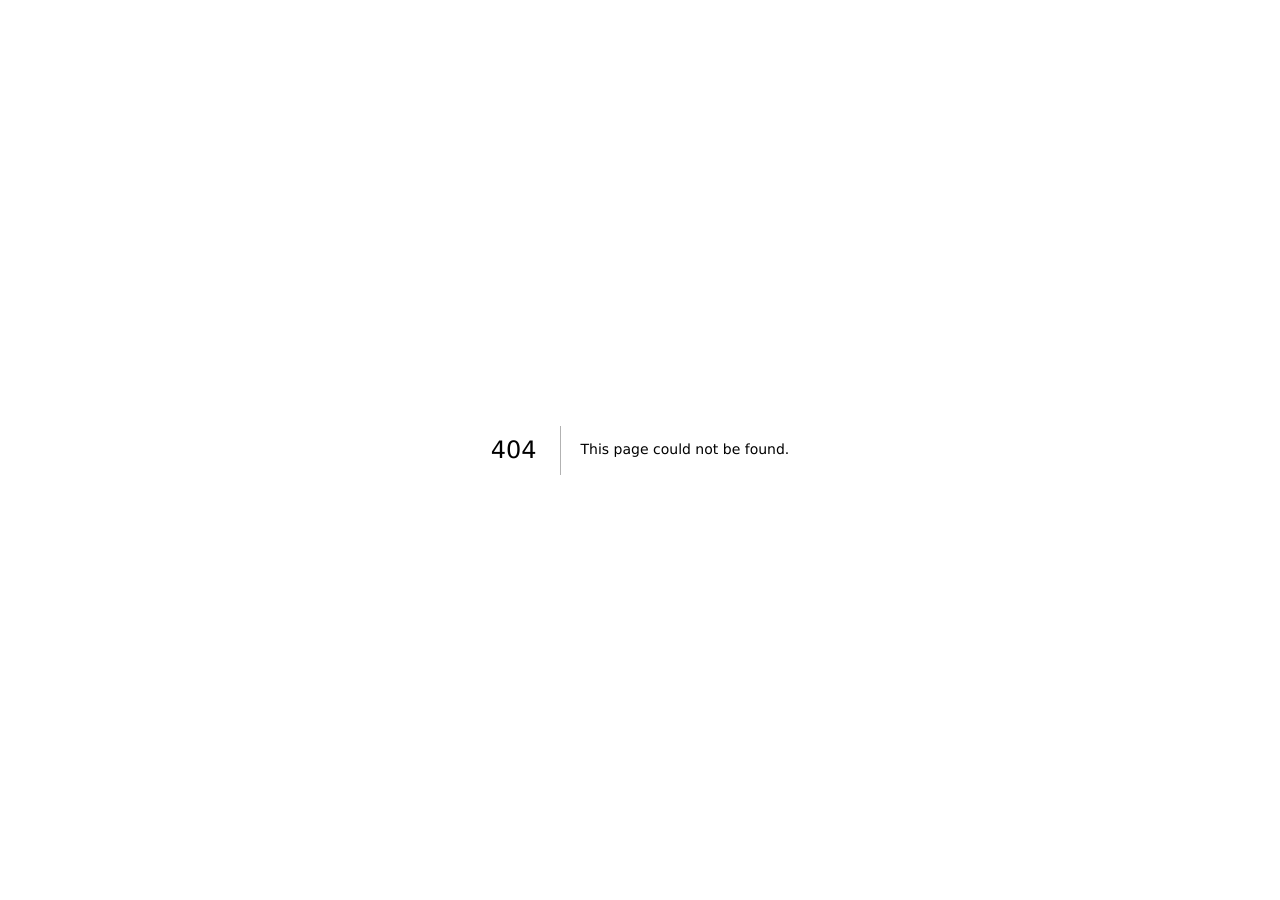
<file: 404/index.html>
<!DOCTYPE html><html lang="zh-CN" class="readex_pro_f773de8d-module__eWBERa__variable source_serif_4_30f78836-module__GRSDwa__variable geist_mono_8d43a2aa-module__8Li5zG__variable h-full antialiased"><head><meta charSet="utf-8"/><meta name="viewport" content="width=device-width, initial-scale=1"/><link rel="stylesheet" href="/_next/static/chunks/3105sg1iwc50p.css" data-precedence="next"/><link rel="stylesheet" href="/_next/static/chunks/2wb-vlaatslo3.css" data-precedence="next"/><link rel="preload" as="script" fetchPriority="low" href="/_next/static/chunks/3-5k80pt3ds20.js"/><script src="/_next/static/chunks/15orcrkp-_9ct.js" async=""></script><script src="/_next/static/chunks/0iec5q4ack_04.js" async=""></script><script src="/_next/static/chunks/2jifl69uvoeef.js" async=""></script><script src="/_next/static/chunks/turbopack-29pwea8hv38he.js" async=""></script><script src="/_next/static/chunks/0emyh461unzcx.js" async=""></script><script src="/_next/static/chunks/356-rdp743_uf.js" async=""></script><script src="/_next/static/chunks/1w7bqubhdf87m.js" async=""></script><script src="/_next/static/chunks/14mrh2-p_w84d.js" async=""></script><meta name="robots" content="noindex"/><meta name="next-size-adjust" content=""/><title>404: This page could not be found.</title><title>Web3 超好玩小游戏</title><meta name="description" content="公开规则、测试网钱包连接和四个小游戏入口的 Web3 前端演示。"/><link rel="icon" href="/favicon.ico?favicon.2vob68tjqpejf.ico" sizes="256x256" type="image/x-icon"/><script src="/_next/static/chunks/0cz1d0mv5g_q7.js" noModule=""></script></head><body class="min-h-full flex flex-col"><div hidden=""><!--$--><!--/$--></div><div style="font-family:system-ui,&quot;Segoe UI&quot;,Roboto,Helvetica,Arial,sans-serif,&quot;Apple Color Emoji&quot;,&quot;Segoe UI Emoji&quot;;height:100vh;text-align:center;display:flex;flex-direction:column;align-items:center;justify-content:center"><div><style>body{color:#000;background:#fff;margin:0}.next-error-h1{border-right:1px solid rgba(0,0,0,.3)}@media (prefers-color-scheme:dark){body{color:#fff;background:#000}.next-error-h1{border-right:1px solid rgba(255,255,255,.3)}}</style><h1 class="next-error-h1" style="display:inline-block;margin:0 20px 0 0;padding:0 23px 0 0;font-size:24px;font-weight:500;vertical-align:top;line-height:49px">404</h1><div style="display:inline-block"><h2 style="font-size:14px;font-weight:400;line-height:49px;margin:0">This page could not be found.</h2></div></div></div><!--$--><!--/$--><script src="/_next/static/chunks/3-5k80pt3ds20.js" id="_R_" async=""></script><script>(self.__next_f=self.__next_f||[]).push([0])</script><script>self.__next_f.push([1,"1:\"$Sreact.fragment\"\n2:I[44636,[\"/_next/static/chunks/0emyh461unzcx.js\",\"/_next/static/chunks/356-rdp743_uf.js\",\"/_next/static/chunks/1w7bqubhdf87m.js\",\"/_next/static/chunks/14mrh2-p_w84d.js\"],\"Providers\"]\n3:I[39756,[\"/_next/static/chunks/0emyh461unzcx.js\",\"/_next/static/chunks/356-rdp743_uf.js\",\"/_next/static/chunks/1w7bqubhdf87m.js\",\"/_next/static/chunks/14mrh2-p_w84d.js\"],\"default\"]\n4:I[37457,[\"/_next/static/chunks/0emyh461unzcx.js\",\"/_next/static/chunks/356-rdp743_uf.js\",\"/_next/static/chunks/1w7bqubhdf87m.js\",\"/_next/static/chunks/14mrh2-p_w84d.js\"],\"default\"]\n5:I[97367,[\"/_next/static/chunks/0emyh461unzcx.js\",\"/_next/static/chunks/356-rdp743_uf.js\",\"/_next/static/chunks/1w7bqubhdf87m.js\",\"/_next/static/chunks/14mrh2-p_w84d.js\"],\"OutletBoundary\"]\n6:\"$Sreact.suspense\"\n9:I[97367,[\"/_next/static/chunks/0emyh461unzcx.js\",\"/_next/static/chunks/356-rdp743_uf.js\",\"/_next/static/chunks/1w7bqubhdf87m.js\",\"/_next/static/chunks/14mrh2-p_w84d.js\"],\"ViewportBoundary\"]\nb:I[97367,[\"/_next/static/chunks/0emyh461unzcx.js\",\"/_next/static/chunks/356-rdp743_uf.js\",\"/_next/static/chunks/1w7bqubhdf87m.js\",\"/_next/static/chunks/14mrh2-p_w84d.js\"],\"MetadataBoundary\"]\nd:I[68027,[\"/_next/static/chunks/0emyh461unzcx.js\",\"/_next/static/chunks/356-rdp743_uf.js\",\"/_next/static/chunks/1w7bqubhdf87m.js\",\"/_next/static/chunks/14mrh2-p_w84d.js\"],\"default\",1]\n:HL[\"/_next/static/chunks/3105sg1iwc50p.css\",\"style\"]\n:HL[\"/_next/static/chunks/2wb-vlaatslo3.css\",\"style\"]\n"])</script><script>self.__next_f.push([1,"0:{\"P\":null,\"c\":[\"\",\"_not-found\",\"\"],\"q\":\"\",\"i\":false,\"f\":[[[\"\",{\"children\":[\"/_not-found\",{\"children\":[\"__PAGE__\",{}]}]},\"$undefined\",\"$undefined\",16],[[\"$\",\"$1\",\"c\",{\"children\":[[[\"$\",\"link\",\"0\",{\"rel\":\"stylesheet\",\"href\":\"/_next/static/chunks/3105sg1iwc50p.css\",\"precedence\":\"next\",\"crossOrigin\":\"$undefined\",\"nonce\":\"$undefined\"}],[\"$\",\"link\",\"1\",{\"rel\":\"stylesheet\",\"href\":\"/_next/static/chunks/2wb-vlaatslo3.css\",\"precedence\":\"next\",\"crossOrigin\":\"$undefined\",\"nonce\":\"$undefined\"}],[\"$\",\"script\",\"script-0\",{\"src\":\"/_next/static/chunks/0emyh461unzcx.js\",\"async\":true,\"nonce\":\"$undefined\"}],[\"$\",\"script\",\"script-1\",{\"src\":\"/_next/static/chunks/356-rdp743_uf.js\",\"async\":true,\"nonce\":\"$undefined\"}],[\"$\",\"script\",\"script-2\",{\"src\":\"/_next/static/chunks/1w7bqubhdf87m.js\",\"async\":true,\"nonce\":\"$undefined\"}],[\"$\",\"script\",\"script-3\",{\"src\":\"/_next/static/chunks/14mrh2-p_w84d.js\",\"async\":true,\"nonce\":\"$undefined\"}]],[\"$\",\"html\",null,{\"lang\":\"zh-CN\",\"className\":\"readex_pro_f773de8d-module__eWBERa__variable source_serif_4_30f78836-module__GRSDwa__variable geist_mono_8d43a2aa-module__8Li5zG__variable h-full antialiased\",\"children\":[\"$\",\"body\",null,{\"className\":\"min-h-full flex flex-col\",\"children\":[\"$\",\"$L2\",null,{\"children\":[\"$\",\"$L3\",null,{\"parallelRouterKey\":\"children\",\"error\":\"$undefined\",\"errorStyles\":\"$undefined\",\"errorScripts\":\"$undefined\",\"template\":[\"$\",\"$L4\",null,{}],\"templateStyles\":\"$undefined\",\"templateScripts\":\"$undefined\",\"notFound\":[[[\"$\",\"title\",null,{\"children\":\"404: This page could not be found.\"}],[\"$\",\"div\",null,{\"style\":{\"fontFamily\":\"system-ui,\\\"Segoe UI\\\",Roboto,Helvetica,Arial,sans-serif,\\\"Apple Color Emoji\\\",\\\"Segoe UI Emoji\\\"\",\"height\":\"100vh\",\"textAlign\":\"center\",\"display\":\"flex\",\"flexDirection\":\"column\",\"alignItems\":\"center\",\"justifyContent\":\"center\"},\"children\":[\"$\",\"div\",null,{\"children\":[[\"$\",\"style\",null,{\"dangerouslySetInnerHTML\":{\"__html\":\"body{color:#000;background:#fff;margin:0}.next-error-h1{border-right:1px solid rgba(0,0,0,.3)}@media (prefers-color-scheme:dark){body{color:#fff;background:#000}.next-error-h1{border-right:1px solid rgba(255,255,255,.3)}}\"}}],[\"$\",\"h1\",null,{\"className\":\"next-error-h1\",\"style\":{\"display\":\"inline-block\",\"margin\":\"0 20px 0 0\",\"padding\":\"0 23px 0 0\",\"fontSize\":24,\"fontWeight\":500,\"verticalAlign\":\"top\",\"lineHeight\":\"49px\"},\"children\":404}],[\"$\",\"div\",null,{\"style\":{\"display\":\"inline-block\"},\"children\":[\"$\",\"h2\",null,{\"style\":{\"fontSize\":14,\"fontWeight\":400,\"lineHeight\":\"49px\",\"margin\":0},\"children\":\"This page could not be found.\"}]}]]}]}]],[]],\"forbidden\":\"$undefined\",\"unauthorized\":\"$undefined\"}]}]}]}]]}],{\"children\":[[\"$\",\"$1\",\"c\",{\"children\":[null,[\"$\",\"$L3\",null,{\"parallelRouterKey\":\"children\",\"error\":\"$undefined\",\"errorStyles\":\"$undefined\",\"errorScripts\":\"$undefined\",\"template\":[\"$\",\"$L4\",null,{}],\"templateStyles\":\"$undefined\",\"templateScripts\":\"$undefined\",\"notFound\":\"$undefined\",\"forbidden\":\"$undefined\",\"unauthorized\":\"$undefined\"}]]}],{\"children\":[[\"$\",\"$1\",\"c\",{\"children\":[[[\"$\",\"title\",null,{\"children\":\"404: This page could not be found.\"}],[\"$\",\"div\",null,{\"style\":\"$0:f:0:1:0:props:children:1:props:children:props:children:props:children:props:notFound:0:1:props:style\",\"children\":[\"$\",\"div\",null,{\"children\":[[\"$\",\"style\",null,{\"dangerouslySetInnerHTML\":{\"__html\":\"body{color:#000;background:#fff;margin:0}.next-error-h1{border-right:1px solid rgba(0,0,0,.3)}@media (prefers-color-scheme:dark){body{color:#fff;background:#000}.next-error-h1{border-right:1px solid rgba(255,255,255,.3)}}\"}}],[\"$\",\"h1\",null,{\"className\":\"next-error-h1\",\"style\":\"$0:f:0:1:0:props:children:1:props:children:props:children:props:children:props:notFound:0:1:props:children:props:children:1:props:style\",\"children\":404}],[\"$\",\"div\",null,{\"style\":\"$0:f:0:1:0:props:children:1:props:children:props:children:props:children:props:notFound:0:1:props:children:props:children:2:props:style\",\"children\":[\"$\",\"h2\",null,{\"style\":\"$0:f:0:1:0:props:children:1:props:children:props:children:props:children:props:notFound:0:1:props:children:props:children:2:props:children:props:style\",\"children\":\"This page could not be found.\"}]}]]}]}]],null,[\"$\",\"$L5\",null,{\"children\":[\"$\",\"$6\",null,{\"name\":\"Next.MetadataOutlet\",\"children\":\"$@7\"}]}]]}],{},null,false,null]},null,false,\"$@8\"]},null,false,null],[\"$\",\"$1\",\"h\",{\"children\":[[\"$\",\"meta\",null,{\"name\":\"robots\",\"content\":\"noindex\"}],[\"$\",\"$L9\",null,{\"children\":\"$La\"}],[\"$\",\"div\",null,{\"hidden\":true,\"children\":[\"$\",\"$Lb\",null,{\"children\":[\"$\",\"$6\",null,{\"name\":\"Next.Metadata\",\"children\":\"$Lc\"}]}]}],[\"$\",\"meta\",null,{\"name\":\"next-size-adjust\",\"content\":\"\"}]]}],false]],\"m\":\"$undefined\",\"G\":[\"$d\",[[\"$\",\"link\",\"0\",{\"rel\":\"stylesheet\",\"href\":\"/_next/static/chunks/3105sg1iwc50p.css\",\"precedence\":\"next\",\"crossOrigin\":\"$undefined\",\"nonce\":\"$undefined\"}],[\"$\",\"link\",\"1\",{\"rel\":\"stylesheet\",\"href\":\"/_next/static/chunks/2wb-vlaatslo3.css\",\"precedence\":\"next\",\"crossOrigin\":\"$undefined\",\"nonce\":\"$undefined\"}]]],\"S\":true,\"h\":null,\"s\":\"$undefined\",\"l\":\"$undefined\",\"p\":\"$undefined\",\"d\":\"$undefined\",\"b\":\"web3-game-b83a2e69ee029291619e\"}\n"])</script><script>self.__next_f.push([1,"e:[]\n8:\"$We\"\n"])</script><script>self.__next_f.push([1,"a:[[\"$\",\"meta\",\"0\",{\"charSet\":\"utf-8\"}],[\"$\",\"meta\",\"1\",{\"name\":\"viewport\",\"content\":\"width=device-width, initial-scale=1\"}]]\n"])</script><script>self.__next_f.push([1,"f:I[27201,[\"/_next/static/chunks/0emyh461unzcx.js\",\"/_next/static/chunks/356-rdp743_uf.js\",\"/_next/static/chunks/1w7bqubhdf87m.js\",\"/_next/static/chunks/14mrh2-p_w84d.js\"],\"IconMark\"]\n7:null\nc:[[\"$\",\"title\",\"0\",{\"children\":\"Web3 超好玩小游戏\"}],[\"$\",\"meta\",\"1\",{\"name\":\"description\",\"content\":\"公开规则、测试网钱包连接和四个小游戏入口的 Web3 前端演示。\"}],[\"$\",\"link\",\"2\",{\"rel\":\"icon\",\"href\":\"/favicon.ico?favicon.2vob68tjqpejf.ico\",\"sizes\":\"256x256\",\"type\":\"image/x-icon\"}],[\"$\",\"$Lf\",\"3\",{}]]\n"])</script></body></html>
</file>
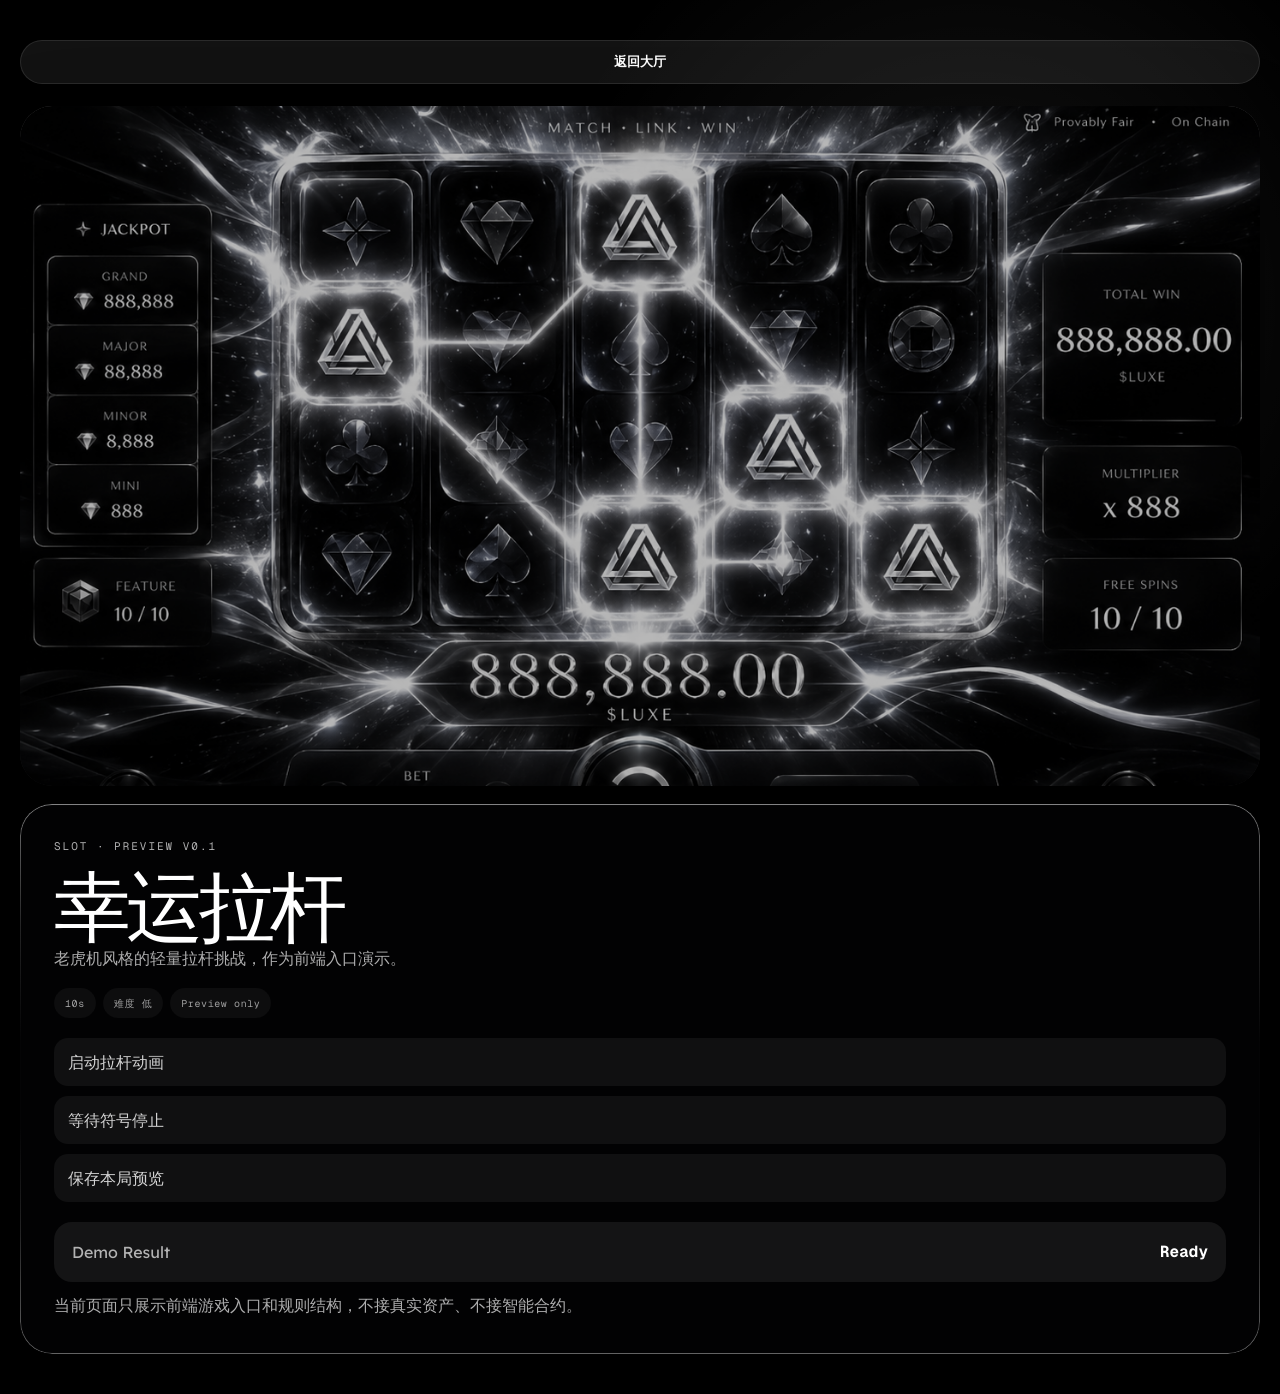
<file: games/card-flip/index.html>
<!DOCTYPE html><html lang="zh-CN" class="readex_pro_f773de8d-module__eWBERa__variable source_serif_4_30f78836-module__GRSDwa__variable geist_mono_8d43a2aa-module__8Li5zG__variable h-full antialiased"><head><meta charSet="utf-8"/><meta name="viewport" content="width=device-width, initial-scale=1"/><link rel="preload" href="/_next/static/media/68d403cf9f2c68c5-s.p.012bmydply3go.woff2" as="font" crossorigin="" type="font/woff2"/><link rel="preload" href="/_next/static/media/797e433ab948586e-s.p.0r6juujl39pe6.woff2" as="font" crossorigin="" type="font/woff2"/><link rel="preload" href="/_next/static/media/890431f0a0104557-s.p.3pc31ksexexjr.woff2" as="font" crossorigin="" type="font/woff2"/><link rel="preload" href="/_next/static/media/ea3421846039b7f3-s.p.0l4a8qxfzwpm8.woff2" as="font" crossorigin="" type="font/woff2"/><link rel="preload" as="image" href="/assets/game-slot-machine.png"/><link rel="stylesheet" href="/_next/static/chunks/3105sg1iwc50p.css" data-precedence="next"/><link rel="stylesheet" href="/_next/static/chunks/2wb-vlaatslo3.css" data-precedence="next"/><link rel="preload" as="script" fetchPriority="low" href="/_next/static/chunks/3-5k80pt3ds20.js"/><script src="/_next/static/chunks/15orcrkp-_9ct.js" async=""></script><script src="/_next/static/chunks/0iec5q4ack_04.js" async=""></script><script src="/_next/static/chunks/2jifl69uvoeef.js" async=""></script><script src="/_next/static/chunks/turbopack-29pwea8hv38he.js" async=""></script><script src="/_next/static/chunks/0emyh461unzcx.js" async=""></script><script src="/_next/static/chunks/356-rdp743_uf.js" async=""></script><script src="/_next/static/chunks/1w7bqubhdf87m.js" async=""></script><script src="/_next/static/chunks/14mrh2-p_w84d.js" async=""></script><script src="/_next/static/chunks/2o7s3l7_k1r2d.js" async=""></script><script src="/_next/static/chunks/33mtcf14lmb6z.js" async=""></script><script src="/_next/static/chunks/2kppt8acmxa_3.js" async=""></script><script src="/_next/static/chunks/2mtiwstg-5-mw.js" async=""></script><script src="/_next/static/chunks/2dyrph6_jep60.js" async=""></script><script src="/_next/static/chunks/0dk77-tc578fn.js" async=""></script><meta name="next-size-adjust" content=""/><title>Web3 超好玩小游戏</title><meta name="description" content="公开规则、测试网钱包连接和四个小游戏入口的 Web3 前端演示。"/><link rel="icon" href="/favicon.ico?favicon.2vob68tjqpejf.ico" sizes="256x256" type="image/x-icon"/><script src="/_next/static/chunks/0cz1d0mv5g_q7.js" noModule=""></script></head><body class="min-h-full flex flex-col"><div hidden=""><!--$--><!--/$--></div><main class="game-page"><div class="section-container game-page-inner"><a class="button button-dark" href="/#games">返回大厅</a><section class="game-stage"><div class="game-stage-media liquid-glass-strong"><img alt="幸运拉杆 preview" decoding="async" data-nimg="fill" class="game-stage-image" style="position:absolute;height:100%;width:100%;left:0;top:0;right:0;bottom:0;color:transparent" src="/assets/game-slot-machine.png"/></div><div class="game-stage-panel liquid-glass-strong"><p class="section-kicker">Slot<!-- --> · <!-- -->Preview v0.1</p><h1>幸运拉杆</h1><p>老虎机风格的轻量拉杆挑战，作为前端入口演示。</p><div class="game-meta game-stage-meta"><span>10s</span><span>难度 <!-- -->低</span><span>Preview only</span></div><div class="rule-list"><p>启动拉杆动画</p><p>等待符号停止</p><p>保存本局预览</p></div><div class="demo-result"><span>Demo Result</span><strong>Ready</strong></div><p class="console-note">当前页面只展示前端游戏入口和规则结构，不接真实资产、不接智能合约。</p></div></section></div></main><!--$--><!--/$--><script src="/_next/static/chunks/3-5k80pt3ds20.js" id="_R_" async=""></script><script>(self.__next_f=self.__next_f||[]).push([0])</script><script>self.__next_f.push([1,"1:\"$Sreact.fragment\"\n2:I[44636,[\"/_next/static/chunks/0emyh461unzcx.js\",\"/_next/static/chunks/356-rdp743_uf.js\",\"/_next/static/chunks/1w7bqubhdf87m.js\",\"/_next/static/chunks/14mrh2-p_w84d.js\"],\"Providers\"]\n3:I[39756,[\"/_next/static/chunks/0emyh461unzcx.js\",\"/_next/static/chunks/356-rdp743_uf.js\",\"/_next/static/chunks/1w7bqubhdf87m.js\",\"/_next/static/chunks/14mrh2-p_w84d.js\"],\"default\"]\n4:I[37457,[\"/_next/static/chunks/0emyh461unzcx.js\",\"/_next/static/chunks/356-rdp743_uf.js\",\"/_next/static/chunks/1w7bqubhdf87m.js\",\"/_next/static/chunks/14mrh2-p_w84d.js\"],\"default\"]\n6:I[97367,[\"/_next/static/chunks/0emyh461unzcx.js\",\"/_next/static/chunks/356-rdp743_uf.js\",\"/_next/static/chunks/1w7bqubhdf87m.js\",\"/_next/static/chunks/14mrh2-p_w84d.js\"],\"OutletBoundary\"]\n7:\"$Sreact.suspense\"\na:I[97367,[\"/_next/static/chunks/0emyh461unzcx.js\",\"/_next/static/chunks/356-rdp743_uf.js\",\"/_next/static/chunks/1w7bqubhdf87m.js\",\"/_next/static/chunks/14mrh2-p_w84d.js\"],\"ViewportBoundary\"]\nc:I[97367,[\"/_next/static/chunks/0emyh461unzcx.js\",\"/_next/static/chunks/356-rdp743_uf.js\",\"/_next/static/chunks/1w7bqubhdf87m.js\",\"/_next/static/chunks/14mrh2-p_w84d.js\"],\"MetadataBoundary\"]\ne:I[68027,[\"/_next/static/chunks/0emyh461unzcx.js\",\"/_next/static/chunks/356-rdp743_uf.js\",\"/_next/static/chunks/1w7bqubhdf87m.js\",\"/_next/static/chunks/14mrh2-p_w84d.js\"],\"default\",1]\n:HL[\"/_next/static/chunks/3105sg1iwc50p.css\",\"style\"]\n:HL[\"/_next/static/chunks/2wb-vlaatslo3.css\",\"style\"]\n:HL[\"/_next/static/media/68d403cf9f2c68c5-s.p.012bmydply3go.woff2\",\"font\",{\"crossOrigin\":\"\",\"type\":\"font/woff2\"}]\n:HL[\"/_next/static/media/797e433ab948586e-s.p.0r6juujl39pe6.woff2\",\"font\",{\"crossOrigin\":\"\",\"type\":\"font/woff2\"}]\n:HL[\"/_next/static/media/890431f0a0104557-s.p.3pc31ksexexjr.woff2\",\"font\",{\"crossOrigin\":\"\",\"type\":\"font/woff2\"}]\n:HL[\"/_next/static/media/ea3421846039b7f3-s.p.0l4a8qxfzwpm8.woff2\",\"font\",{\"crossOrigin\":\"\",\"type\":\"font/woff2\"}]\n"])</script><script>self.__next_f.push([1,"0:{\"P\":null,\"c\":[\"\",\"games\",\"card-flip\",\"\"],\"q\":\"\",\"i\":false,\"f\":[[[\"\",{\"children\":[\"games\",{\"children\":[[\"id\",\"card-flip\",\"d\",null],{\"children\":[\"__PAGE__\",{}]}]}]},\"$undefined\",\"$undefined\",16],[[\"$\",\"$1\",\"c\",{\"children\":[[[\"$\",\"link\",\"0\",{\"rel\":\"stylesheet\",\"href\":\"/_next/static/chunks/3105sg1iwc50p.css\",\"precedence\":\"next\",\"crossOrigin\":\"$undefined\",\"nonce\":\"$undefined\"}],[\"$\",\"link\",\"1\",{\"rel\":\"stylesheet\",\"href\":\"/_next/static/chunks/2wb-vlaatslo3.css\",\"precedence\":\"next\",\"crossOrigin\":\"$undefined\",\"nonce\":\"$undefined\"}],[\"$\",\"script\",\"script-0\",{\"src\":\"/_next/static/chunks/0emyh461unzcx.js\",\"async\":true,\"nonce\":\"$undefined\"}],[\"$\",\"script\",\"script-1\",{\"src\":\"/_next/static/chunks/356-rdp743_uf.js\",\"async\":true,\"nonce\":\"$undefined\"}],[\"$\",\"script\",\"script-2\",{\"src\":\"/_next/static/chunks/1w7bqubhdf87m.js\",\"async\":true,\"nonce\":\"$undefined\"}],[\"$\",\"script\",\"script-3\",{\"src\":\"/_next/static/chunks/14mrh2-p_w84d.js\",\"async\":true,\"nonce\":\"$undefined\"}]],[\"$\",\"html\",null,{\"lang\":\"zh-CN\",\"className\":\"readex_pro_f773de8d-module__eWBERa__variable source_serif_4_30f78836-module__GRSDwa__variable geist_mono_8d43a2aa-module__8Li5zG__variable h-full antialiased\",\"children\":[\"$\",\"body\",null,{\"className\":\"min-h-full flex flex-col\",\"children\":[\"$\",\"$L2\",null,{\"children\":[\"$\",\"$L3\",null,{\"parallelRouterKey\":\"children\",\"error\":\"$undefined\",\"errorStyles\":\"$undefined\",\"errorScripts\":\"$undefined\",\"template\":[\"$\",\"$L4\",null,{}],\"templateStyles\":\"$undefined\",\"templateScripts\":\"$undefined\",\"notFound\":[[[\"$\",\"title\",null,{\"children\":\"404: This page could not be found.\"}],[\"$\",\"div\",null,{\"style\":{\"fontFamily\":\"system-ui,\\\"Segoe UI\\\",Roboto,Helvetica,Arial,sans-serif,\\\"Apple Color Emoji\\\",\\\"Segoe UI Emoji\\\"\",\"height\":\"100vh\",\"textAlign\":\"center\",\"display\":\"flex\",\"flexDirection\":\"column\",\"alignItems\":\"center\",\"justifyContent\":\"center\"},\"children\":[\"$\",\"div\",null,{\"children\":[[\"$\",\"style\",null,{\"dangerouslySetInnerHTML\":{\"__html\":\"body{color:#000;background:#fff;margin:0}.next-error-h1{border-right:1px solid rgba(0,0,0,.3)}@media (prefers-color-scheme:dark){body{color:#fff;background:#000}.next-error-h1{border-right:1px solid rgba(255,255,255,.3)}}\"}}],[\"$\",\"h1\",null,{\"className\":\"next-error-h1\",\"style\":{\"display\":\"inline-block\",\"margin\":\"0 20px 0 0\",\"padding\":\"0 23px 0 0\",\"fontSize\":24,\"fontWeight\":500,\"verticalAlign\":\"top\",\"lineHeight\":\"49px\"},\"children\":404}],[\"$\",\"div\",null,{\"style\":{\"display\":\"inline-block\"},\"children\":[\"$\",\"h2\",null,{\"style\":{\"fontSize\":14,\"fontWeight\":400,\"lineHeight\":\"49px\",\"margin\":0},\"children\":\"This page could not be found.\"}]}]]}]}]],[]],\"forbidden\":\"$undefined\",\"unauthorized\":\"$undefined\"}]}]}]}]]}],{\"children\":[[\"$\",\"$1\",\"c\",{\"children\":[null,[\"$\",\"$L3\",null,{\"parallelRouterKey\":\"children\",\"error\":\"$undefined\",\"errorStyles\":\"$undefined\",\"errorScripts\":\"$undefined\",\"template\":[\"$\",\"$L4\",null,{}],\"templateStyles\":\"$undefined\",\"templateScripts\":\"$undefined\",\"notFound\":\"$undefined\",\"forbidden\":\"$undefined\",\"unauthorized\":\"$undefined\"}]]}],{\"children\":[[\"$\",\"$1\",\"c\",{\"children\":[null,[\"$\",\"$L3\",null,{\"parallelRouterKey\":\"children\",\"error\":\"$undefined\",\"errorStyles\":\"$undefined\",\"errorScripts\":\"$undefined\",\"template\":[\"$\",\"$L4\",null,{}],\"templateStyles\":\"$undefined\",\"templateScripts\":\"$undefined\",\"notFound\":\"$undefined\",\"forbidden\":\"$undefined\",\"unauthorized\":\"$undefined\"}]]}],{\"children\":[[\"$\",\"$1\",\"c\",{\"children\":[\"$L5\",[[\"$\",\"script\",\"script-0\",{\"src\":\"/_next/static/chunks/2o7s3l7_k1r2d.js\",\"async\":true,\"nonce\":\"$undefined\"}],[\"$\",\"script\",\"script-1\",{\"src\":\"/_next/static/chunks/33mtcf14lmb6z.js\",\"async\":true,\"nonce\":\"$undefined\"}],[\"$\",\"script\",\"script-2\",{\"src\":\"/_next/static/chunks/2kppt8acmxa_3.js\",\"async\":true,\"nonce\":\"$undefined\"}],[\"$\",\"script\",\"script-3\",{\"src\":\"/_next/static/chunks/2mtiwstg-5-mw.js\",\"async\":true,\"nonce\":\"$undefined\"}],[\"$\",\"script\",\"script-4\",{\"src\":\"/_next/static/chunks/2dyrph6_jep60.js\",\"async\":true,\"nonce\":\"$undefined\"}],[\"$\",\"script\",\"script-5\",{\"src\":\"/_next/static/chunks/0dk77-tc578fn.js\",\"async\":true,\"nonce\":\"$undefined\"}]],[\"$\",\"$L6\",null,{\"children\":[\"$\",\"$7\",null,{\"name\":\"Next.MetadataOutlet\",\"children\":\"$@8\"}]}]]}],{},null,false,null]},null,false,\"$@9\"]},null,false,\"$@9\"]},null,false,null],[\"$\",\"$1\",\"h\",{\"children\":[null,[\"$\",\"$La\",null,{\"children\":\"$Lb\"}],[\"$\",\"div\",null,{\"hidden\":true,\"children\":[\"$\",\"$Lc\",null,{\"children\":[\"$\",\"$7\",null,{\"name\":\"Next.Metadata\",\"children\":\"$Ld\"}]}]}],[\"$\",\"meta\",null,{\"name\":\"next-size-adjust\",\"content\":\"\"}]]}],false]],\"m\":\"$undefined\",\"G\":[\"$e\",[[\"$\",\"link\",\"0\",{\"rel\":\"stylesheet\",\"href\":\"/_next/static/chunks/3105sg1iwc50p.css\",\"precedence\":\"next\",\"crossOrigin\":\"$undefined\",\"nonce\":\"$undefined\"}],[\"$\",\"link\",\"1\",{\"rel\":\"stylesheet\",\"href\":\"/_next/static/chunks/2wb-vlaatslo3.css\",\"precedence\":\"next\",\"crossOrigin\":\"$undefined\",\"nonce\":\"$undefined\"}]]],\"S\":true,\"h\":null,\"s\":\"$undefined\",\"l\":\"$undefined\",\"p\":\"$undefined\",\"d\":\"$undefined\",\"b\":\"web3-game-b83a2e69ee029291619e\"}\n"])</script><script>self.__next_f.push([1,"f:[]\n9:\"$Wf\"\n"])</script><script>self.__next_f.push([1,"10:I[59843,[\"/_next/static/chunks/0emyh461unzcx.js\",\"/_next/static/chunks/356-rdp743_uf.js\",\"/_next/static/chunks/1w7bqubhdf87m.js\",\"/_next/static/chunks/14mrh2-p_w84d.js\",\"/_next/static/chunks/2o7s3l7_k1r2d.js\",\"/_next/static/chunks/33mtcf14lmb6z.js\",\"/_next/static/chunks/2kppt8acmxa_3.js\",\"/_next/static/chunks/2mtiwstg-5-mw.js\",\"/_next/static/chunks/2dyrph6_jep60.js\",\"/_next/static/chunks/0dk77-tc578fn.js\"],\"default\"]\n11:I[85437,[\"/_next/static/chunks/0emyh461unzcx.js\",\"/_next/static/chunks/356-rdp743_uf.js\",\"/_next/static/chunks/1w7bqubhdf87m.js\",\"/_next/static/chunks/14mrh2-p_w84d.js\",\"/_next/static/chunks/2o7s3l7_k1r2d.js\",\"/_next/static/chunks/33mtcf14lmb6z.js\",\"/_next/static/chunks/2kppt8acmxa_3.js\",\"/_next/static/chunks/2mtiwstg-5-mw.js\",\"/_next/static/chunks/2dyrph6_jep60.js\",\"/_next/static/chunks/0dk77-tc578fn.js\"],\"Image\"]\n"])</script><script>self.__next_f.push([1,"5:[\"$\",\"main\",null,{\"className\":\"game-page\",\"children\":[\"$\",\"div\",null,{\"className\":\"section-container game-page-inner\",\"children\":[[\"$\",\"$L10\",null,{\"href\":\"/#games\",\"className\":\"button button-dark\",\"children\":\"返回大厅\"}],[\"$\",\"section\",null,{\"className\":\"game-stage\",\"children\":[[\"$\",\"div\",null,{\"className\":\"game-stage-media liquid-glass-strong\",\"children\":[\"$\",\"$L11\",null,{\"src\":\"/assets/game-slot-machine.png\",\"alt\":\"幸运拉杆 preview\",\"fill\":true,\"sizes\":\"(min-width: 1024px) 720px, 92vw\",\"className\":\"game-stage-image\",\"priority\":true}]}],[\"$\",\"div\",null,{\"className\":\"game-stage-panel liquid-glass-strong\",\"children\":[[\"$\",\"p\",null,{\"className\":\"section-kicker\",\"children\":[\"Slot\",\" · \",\"Preview v0.1\"]}],[\"$\",\"h1\",null,{\"children\":\"幸运拉杆\"}],[\"$\",\"p\",null,{\"children\":\"老虎机风格的轻量拉杆挑战，作为前端入口演示。\"}],[\"$\",\"div\",null,{\"className\":\"game-meta game-stage-meta\",\"children\":[[\"$\",\"span\",null,{\"children\":\"10s\"}],[\"$\",\"span\",null,{\"children\":[\"难度 \",\"低\"]}],[\"$\",\"span\",null,{\"children\":\"Preview only\"}]]}],[\"$\",\"div\",null,{\"className\":\"rule-list\",\"children\":[[\"$\",\"p\",\"启动拉杆动画\",{\"children\":\"启动拉杆动画\"}],[\"$\",\"p\",\"等待符号停止\",{\"children\":\"等待符号停止\"}],[\"$\",\"p\",\"保存本局预览\",{\"children\":\"保存本局预览\"}]]}],[\"$\",\"div\",null,{\"className\":\"demo-result\",\"children\":[[\"$\",\"span\",null,{\"children\":\"Demo Result\"}],[\"$\",\"strong\",null,{\"children\":\"Ready\"}]]}],[\"$\",\"p\",null,{\"className\":\"console-note\",\"children\":\"当前页面只展示前端游戏入口和规则结构，不接真实资产、不接智能合约。\"}]]}]]}]]}]}]\n"])</script><script>self.__next_f.push([1,"b:[[\"$\",\"meta\",\"0\",{\"charSet\":\"utf-8\"}],[\"$\",\"meta\",\"1\",{\"name\":\"viewport\",\"content\":\"width=device-width, initial-scale=1\"}]]\n"])</script><script>self.__next_f.push([1,"12:I[27201,[\"/_next/static/chunks/0emyh461unzcx.js\",\"/_next/static/chunks/356-rdp743_uf.js\",\"/_next/static/chunks/1w7bqubhdf87m.js\",\"/_next/static/chunks/14mrh2-p_w84d.js\"],\"IconMark\"]\n8:null\nd:[[\"$\",\"title\",\"0\",{\"children\":\"Web3 超好玩小游戏\"}],[\"$\",\"meta\",\"1\",{\"name\":\"description\",\"content\":\"公开规则、测试网钱包连接和四个小游戏入口的 Web3 前端演示。\"}],[\"$\",\"link\",\"2\",{\"rel\":\"icon\",\"href\":\"/favicon.ico?favicon.2vob68tjqpejf.ico\",\"sizes\":\"256x256\",\"type\":\"image/x-icon\"}],[\"$\",\"$L12\",\"3\",{}]]\n"])</script></body></html>
</file>
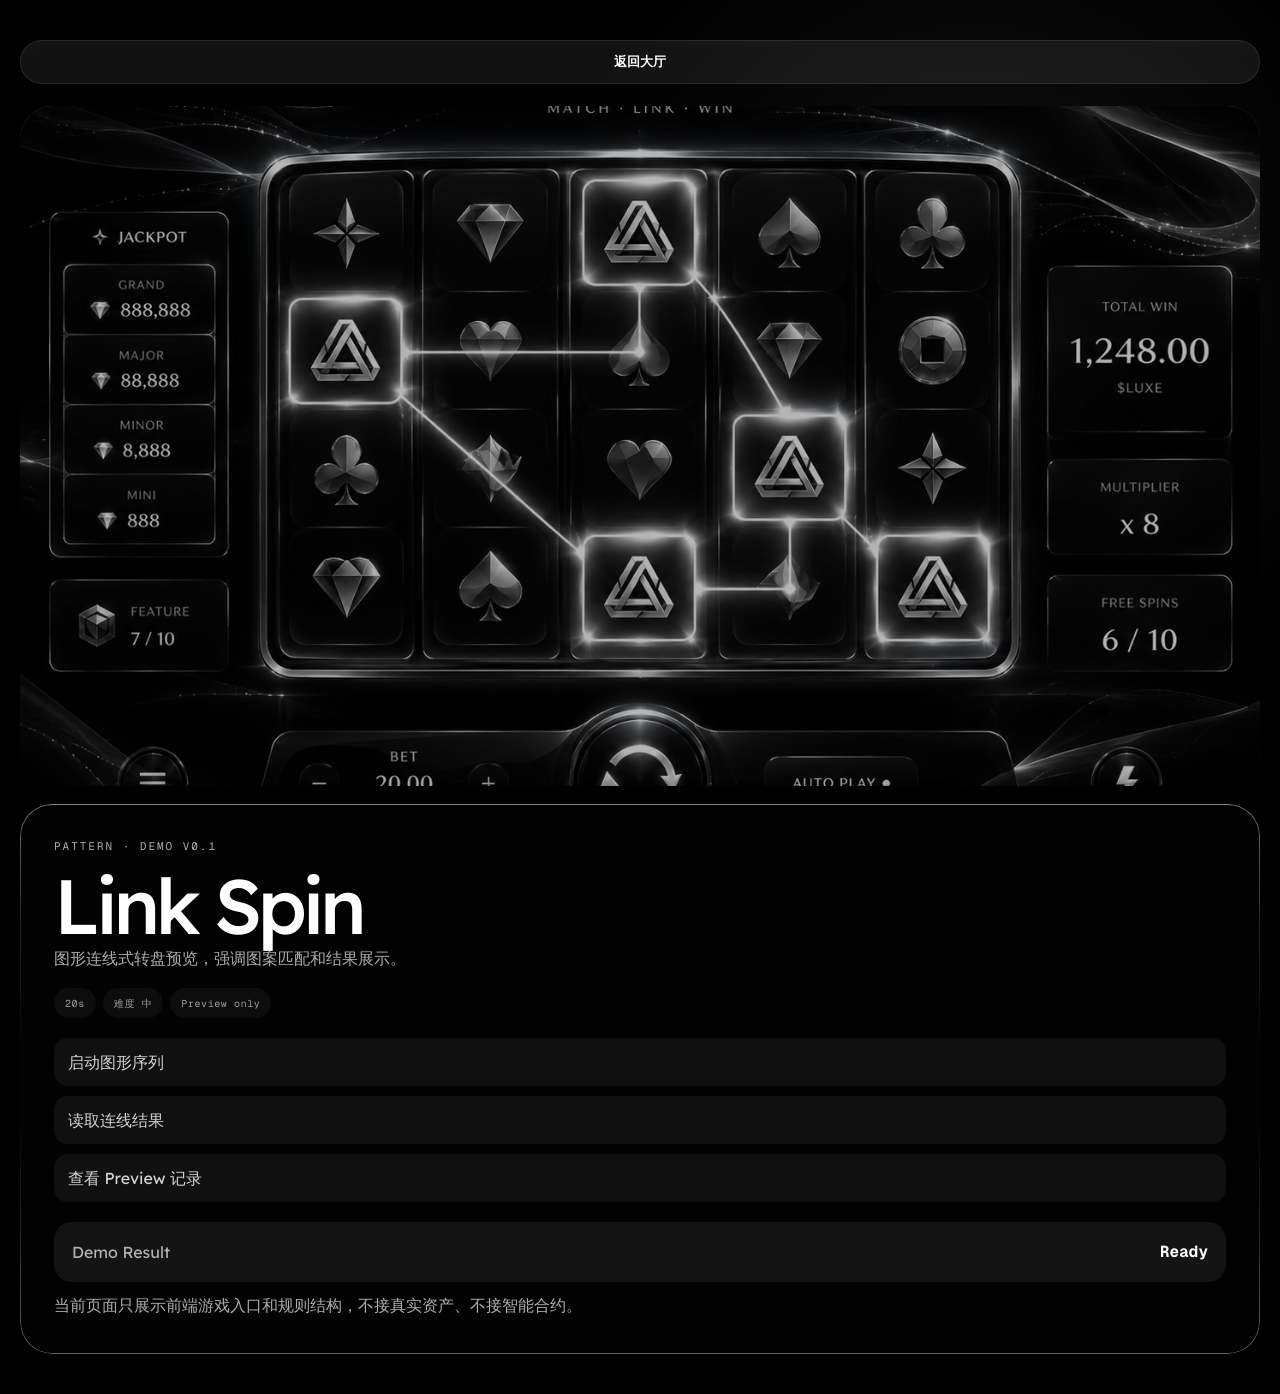
<file: games/link-spin/index.html>
<!DOCTYPE html><html lang="zh-CN" class="readex_pro_f773de8d-module__eWBERa__variable source_serif_4_30f78836-module__GRSDwa__variable geist_mono_8d43a2aa-module__8Li5zG__variable h-full antialiased"><head><meta charSet="utf-8"/><meta name="viewport" content="width=device-width, initial-scale=1"/><link rel="preload" href="/_next/static/media/68d403cf9f2c68c5-s.p.012bmydply3go.woff2" as="font" crossorigin="" type="font/woff2"/><link rel="preload" href="/_next/static/media/797e433ab948586e-s.p.0r6juujl39pe6.woff2" as="font" crossorigin="" type="font/woff2"/><link rel="preload" href="/_next/static/media/890431f0a0104557-s.p.3pc31ksexexjr.woff2" as="font" crossorigin="" type="font/woff2"/><link rel="preload" href="/_next/static/media/ea3421846039b7f3-s.p.0l4a8qxfzwpm8.woff2" as="font" crossorigin="" type="font/woff2"/><link rel="preload" as="image" href="/assets/game-link-spin.png"/><link rel="stylesheet" href="/_next/static/chunks/3105sg1iwc50p.css" data-precedence="next"/><link rel="stylesheet" href="/_next/static/chunks/2wb-vlaatslo3.css" data-precedence="next"/><link rel="preload" as="script" fetchPriority="low" href="/_next/static/chunks/3-5k80pt3ds20.js"/><script src="/_next/static/chunks/15orcrkp-_9ct.js" async=""></script><script src="/_next/static/chunks/0iec5q4ack_04.js" async=""></script><script src="/_next/static/chunks/2jifl69uvoeef.js" async=""></script><script src="/_next/static/chunks/turbopack-29pwea8hv38he.js" async=""></script><script src="/_next/static/chunks/0emyh461unzcx.js" async=""></script><script src="/_next/static/chunks/356-rdp743_uf.js" async=""></script><script src="/_next/static/chunks/1w7bqubhdf87m.js" async=""></script><script src="/_next/static/chunks/14mrh2-p_w84d.js" async=""></script><script src="/_next/static/chunks/2o7s3l7_k1r2d.js" async=""></script><script src="/_next/static/chunks/33mtcf14lmb6z.js" async=""></script><script src="/_next/static/chunks/2kppt8acmxa_3.js" async=""></script><script src="/_next/static/chunks/2mtiwstg-5-mw.js" async=""></script><script src="/_next/static/chunks/2dyrph6_jep60.js" async=""></script><script src="/_next/static/chunks/0dk77-tc578fn.js" async=""></script><meta name="next-size-adjust" content=""/><title>Web3 超好玩小游戏</title><meta name="description" content="公开规则、测试网钱包连接和四个小游戏入口的 Web3 前端演示。"/><link rel="icon" href="/favicon.ico?favicon.2vob68tjqpejf.ico" sizes="256x256" type="image/x-icon"/><script src="/_next/static/chunks/0cz1d0mv5g_q7.js" noModule=""></script></head><body class="min-h-full flex flex-col"><div hidden=""><!--$--><!--/$--></div><main class="game-page"><div class="section-container game-page-inner"><a class="button button-dark" href="/#games">返回大厅</a><section class="game-stage"><div class="game-stage-media liquid-glass-strong"><img alt="Link Spin preview" decoding="async" data-nimg="fill" class="game-stage-image" style="position:absolute;height:100%;width:100%;left:0;top:0;right:0;bottom:0;color:transparent" src="/assets/game-link-spin.png"/></div><div class="game-stage-panel liquid-glass-strong"><p class="section-kicker">Pattern<!-- --> · <!-- -->Demo v0.1</p><h1>Link Spin</h1><p>图形连线式转盘预览，强调图案匹配和结果展示。</p><div class="game-meta game-stage-meta"><span>20s</span><span>难度 <!-- -->中</span><span>Preview only</span></div><div class="rule-list"><p>启动图形序列</p><p>读取连线结果</p><p>查看 Preview 记录</p></div><div class="demo-result"><span>Demo Result</span><strong>Ready</strong></div><p class="console-note">当前页面只展示前端游戏入口和规则结构，不接真实资产、不接智能合约。</p></div></section></div></main><!--$--><!--/$--><script src="/_next/static/chunks/3-5k80pt3ds20.js" id="_R_" async=""></script><script>(self.__next_f=self.__next_f||[]).push([0])</script><script>self.__next_f.push([1,"1:\"$Sreact.fragment\"\n2:I[44636,[\"/_next/static/chunks/0emyh461unzcx.js\",\"/_next/static/chunks/356-rdp743_uf.js\",\"/_next/static/chunks/1w7bqubhdf87m.js\",\"/_next/static/chunks/14mrh2-p_w84d.js\"],\"Providers\"]\n3:I[39756,[\"/_next/static/chunks/0emyh461unzcx.js\",\"/_next/static/chunks/356-rdp743_uf.js\",\"/_next/static/chunks/1w7bqubhdf87m.js\",\"/_next/static/chunks/14mrh2-p_w84d.js\"],\"default\"]\n4:I[37457,[\"/_next/static/chunks/0emyh461unzcx.js\",\"/_next/static/chunks/356-rdp743_uf.js\",\"/_next/static/chunks/1w7bqubhdf87m.js\",\"/_next/static/chunks/14mrh2-p_w84d.js\"],\"default\"]\n6:I[97367,[\"/_next/static/chunks/0emyh461unzcx.js\",\"/_next/static/chunks/356-rdp743_uf.js\",\"/_next/static/chunks/1w7bqubhdf87m.js\",\"/_next/static/chunks/14mrh2-p_w84d.js\"],\"OutletBoundary\"]\n7:\"$Sreact.suspense\"\na:I[97367,[\"/_next/static/chunks/0emyh461unzcx.js\",\"/_next/static/chunks/356-rdp743_uf.js\",\"/_next/static/chunks/1w7bqubhdf87m.js\",\"/_next/static/chunks/14mrh2-p_w84d.js\"],\"ViewportBoundary\"]\nc:I[97367,[\"/_next/static/chunks/0emyh461unzcx.js\",\"/_next/static/chunks/356-rdp743_uf.js\",\"/_next/static/chunks/1w7bqubhdf87m.js\",\"/_next/static/chunks/14mrh2-p_w84d.js\"],\"MetadataBoundary\"]\ne:I[68027,[\"/_next/static/chunks/0emyh461unzcx.js\",\"/_next/static/chunks/356-rdp743_uf.js\",\"/_next/static/chunks/1w7bqubhdf87m.js\",\"/_next/static/chunks/14mrh2-p_w84d.js\"],\"default\",1]\n:HL[\"/_next/static/chunks/3105sg1iwc50p.css\",\"style\"]\n:HL[\"/_next/static/chunks/2wb-vlaatslo3.css\",\"style\"]\n:HL[\"/_next/static/media/68d403cf9f2c68c5-s.p.012bmydply3go.woff2\",\"font\",{\"crossOrigin\":\"\",\"type\":\"font/woff2\"}]\n:HL[\"/_next/static/media/797e433ab948586e-s.p.0r6juujl39pe6.woff2\",\"font\",{\"crossOrigin\":\"\",\"type\":\"font/woff2\"}]\n:HL[\"/_next/static/media/890431f0a0104557-s.p.3pc31ksexexjr.woff2\",\"font\",{\"crossOrigin\":\"\",\"type\":\"font/woff2\"}]\n:HL[\"/_next/static/media/ea3421846039b7f3-s.p.0l4a8qxfzwpm8.woff2\",\"font\",{\"crossOrigin\":\"\",\"type\":\"font/woff2\"}]\n"])</script><script>self.__next_f.push([1,"0:{\"P\":null,\"c\":[\"\",\"games\",\"link-spin\",\"\"],\"q\":\"\",\"i\":false,\"f\":[[[\"\",{\"children\":[\"games\",{\"children\":[[\"id\",\"link-spin\",\"d\",null],{\"children\":[\"__PAGE__\",{}]}]}]},\"$undefined\",\"$undefined\",16],[[\"$\",\"$1\",\"c\",{\"children\":[[[\"$\",\"link\",\"0\",{\"rel\":\"stylesheet\",\"href\":\"/_next/static/chunks/3105sg1iwc50p.css\",\"precedence\":\"next\",\"crossOrigin\":\"$undefined\",\"nonce\":\"$undefined\"}],[\"$\",\"link\",\"1\",{\"rel\":\"stylesheet\",\"href\":\"/_next/static/chunks/2wb-vlaatslo3.css\",\"precedence\":\"next\",\"crossOrigin\":\"$undefined\",\"nonce\":\"$undefined\"}],[\"$\",\"script\",\"script-0\",{\"src\":\"/_next/static/chunks/0emyh461unzcx.js\",\"async\":true,\"nonce\":\"$undefined\"}],[\"$\",\"script\",\"script-1\",{\"src\":\"/_next/static/chunks/356-rdp743_uf.js\",\"async\":true,\"nonce\":\"$undefined\"}],[\"$\",\"script\",\"script-2\",{\"src\":\"/_next/static/chunks/1w7bqubhdf87m.js\",\"async\":true,\"nonce\":\"$undefined\"}],[\"$\",\"script\",\"script-3\",{\"src\":\"/_next/static/chunks/14mrh2-p_w84d.js\",\"async\":true,\"nonce\":\"$undefined\"}]],[\"$\",\"html\",null,{\"lang\":\"zh-CN\",\"className\":\"readex_pro_f773de8d-module__eWBERa__variable source_serif_4_30f78836-module__GRSDwa__variable geist_mono_8d43a2aa-module__8Li5zG__variable h-full antialiased\",\"children\":[\"$\",\"body\",null,{\"className\":\"min-h-full flex flex-col\",\"children\":[\"$\",\"$L2\",null,{\"children\":[\"$\",\"$L3\",null,{\"parallelRouterKey\":\"children\",\"error\":\"$undefined\",\"errorStyles\":\"$undefined\",\"errorScripts\":\"$undefined\",\"template\":[\"$\",\"$L4\",null,{}],\"templateStyles\":\"$undefined\",\"templateScripts\":\"$undefined\",\"notFound\":[[[\"$\",\"title\",null,{\"children\":\"404: This page could not be found.\"}],[\"$\",\"div\",null,{\"style\":{\"fontFamily\":\"system-ui,\\\"Segoe UI\\\",Roboto,Helvetica,Arial,sans-serif,\\\"Apple Color Emoji\\\",\\\"Segoe UI Emoji\\\"\",\"height\":\"100vh\",\"textAlign\":\"center\",\"display\":\"flex\",\"flexDirection\":\"column\",\"alignItems\":\"center\",\"justifyContent\":\"center\"},\"children\":[\"$\",\"div\",null,{\"children\":[[\"$\",\"style\",null,{\"dangerouslySetInnerHTML\":{\"__html\":\"body{color:#000;background:#fff;margin:0}.next-error-h1{border-right:1px solid rgba(0,0,0,.3)}@media (prefers-color-scheme:dark){body{color:#fff;background:#000}.next-error-h1{border-right:1px solid rgba(255,255,255,.3)}}\"}}],[\"$\",\"h1\",null,{\"className\":\"next-error-h1\",\"style\":{\"display\":\"inline-block\",\"margin\":\"0 20px 0 0\",\"padding\":\"0 23px 0 0\",\"fontSize\":24,\"fontWeight\":500,\"verticalAlign\":\"top\",\"lineHeight\":\"49px\"},\"children\":404}],[\"$\",\"div\",null,{\"style\":{\"display\":\"inline-block\"},\"children\":[\"$\",\"h2\",null,{\"style\":{\"fontSize\":14,\"fontWeight\":400,\"lineHeight\":\"49px\",\"margin\":0},\"children\":\"This page could not be found.\"}]}]]}]}]],[]],\"forbidden\":\"$undefined\",\"unauthorized\":\"$undefined\"}]}]}]}]]}],{\"children\":[[\"$\",\"$1\",\"c\",{\"children\":[null,[\"$\",\"$L3\",null,{\"parallelRouterKey\":\"children\",\"error\":\"$undefined\",\"errorStyles\":\"$undefined\",\"errorScripts\":\"$undefined\",\"template\":[\"$\",\"$L4\",null,{}],\"templateStyles\":\"$undefined\",\"templateScripts\":\"$undefined\",\"notFound\":\"$undefined\",\"forbidden\":\"$undefined\",\"unauthorized\":\"$undefined\"}]]}],{\"children\":[[\"$\",\"$1\",\"c\",{\"children\":[null,[\"$\",\"$L3\",null,{\"parallelRouterKey\":\"children\",\"error\":\"$undefined\",\"errorStyles\":\"$undefined\",\"errorScripts\":\"$undefined\",\"template\":[\"$\",\"$L4\",null,{}],\"templateStyles\":\"$undefined\",\"templateScripts\":\"$undefined\",\"notFound\":\"$undefined\",\"forbidden\":\"$undefined\",\"unauthorized\":\"$undefined\"}]]}],{\"children\":[[\"$\",\"$1\",\"c\",{\"children\":[\"$L5\",[[\"$\",\"script\",\"script-0\",{\"src\":\"/_next/static/chunks/2o7s3l7_k1r2d.js\",\"async\":true,\"nonce\":\"$undefined\"}],[\"$\",\"script\",\"script-1\",{\"src\":\"/_next/static/chunks/33mtcf14lmb6z.js\",\"async\":true,\"nonce\":\"$undefined\"}],[\"$\",\"script\",\"script-2\",{\"src\":\"/_next/static/chunks/2kppt8acmxa_3.js\",\"async\":true,\"nonce\":\"$undefined\"}],[\"$\",\"script\",\"script-3\",{\"src\":\"/_next/static/chunks/2mtiwstg-5-mw.js\",\"async\":true,\"nonce\":\"$undefined\"}],[\"$\",\"script\",\"script-4\",{\"src\":\"/_next/static/chunks/2dyrph6_jep60.js\",\"async\":true,\"nonce\":\"$undefined\"}],[\"$\",\"script\",\"script-5\",{\"src\":\"/_next/static/chunks/0dk77-tc578fn.js\",\"async\":true,\"nonce\":\"$undefined\"}]],[\"$\",\"$L6\",null,{\"children\":[\"$\",\"$7\",null,{\"name\":\"Next.MetadataOutlet\",\"children\":\"$@8\"}]}]]}],{},null,false,null]},null,false,\"$@9\"]},null,false,\"$@9\"]},null,false,null],[\"$\",\"$1\",\"h\",{\"children\":[null,[\"$\",\"$La\",null,{\"children\":\"$Lb\"}],[\"$\",\"div\",null,{\"hidden\":true,\"children\":[\"$\",\"$Lc\",null,{\"children\":[\"$\",\"$7\",null,{\"name\":\"Next.Metadata\",\"children\":\"$Ld\"}]}]}],[\"$\",\"meta\",null,{\"name\":\"next-size-adjust\",\"content\":\"\"}]]}],false]],\"m\":\"$undefined\",\"G\":[\"$e\",[[\"$\",\"link\",\"0\",{\"rel\":\"stylesheet\",\"href\":\"/_next/static/chunks/3105sg1iwc50p.css\",\"precedence\":\"next\",\"crossOrigin\":\"$undefined\",\"nonce\":\"$undefined\"}],[\"$\",\"link\",\"1\",{\"rel\":\"stylesheet\",\"href\":\"/_next/static/chunks/2wb-vlaatslo3.css\",\"precedence\":\"next\",\"crossOrigin\":\"$undefined\",\"nonce\":\"$undefined\"}]]],\"S\":true,\"h\":null,\"s\":\"$undefined\",\"l\":\"$undefined\",\"p\":\"$undefined\",\"d\":\"$undefined\",\"b\":\"web3-game-b83a2e69ee029291619e\"}\n"])</script><script>self.__next_f.push([1,"f:[]\n9:\"$Wf\"\n"])</script><script>self.__next_f.push([1,"10:I[59843,[\"/_next/static/chunks/0emyh461unzcx.js\",\"/_next/static/chunks/356-rdp743_uf.js\",\"/_next/static/chunks/1w7bqubhdf87m.js\",\"/_next/static/chunks/14mrh2-p_w84d.js\",\"/_next/static/chunks/2o7s3l7_k1r2d.js\",\"/_next/static/chunks/33mtcf14lmb6z.js\",\"/_next/static/chunks/2kppt8acmxa_3.js\",\"/_next/static/chunks/2mtiwstg-5-mw.js\",\"/_next/static/chunks/2dyrph6_jep60.js\",\"/_next/static/chunks/0dk77-tc578fn.js\"],\"default\"]\n11:I[85437,[\"/_next/static/chunks/0emyh461unzcx.js\",\"/_next/static/chunks/356-rdp743_uf.js\",\"/_next/static/chunks/1w7bqubhdf87m.js\",\"/_next/static/chunks/14mrh2-p_w84d.js\",\"/_next/static/chunks/2o7s3l7_k1r2d.js\",\"/_next/static/chunks/33mtcf14lmb6z.js\",\"/_next/static/chunks/2kppt8acmxa_3.js\",\"/_next/static/chunks/2mtiwstg-5-mw.js\",\"/_next/static/chunks/2dyrph6_jep60.js\",\"/_next/static/chunks/0dk77-tc578fn.js\"],\"Image\"]\n"])</script><script>self.__next_f.push([1,"5:[\"$\",\"main\",null,{\"className\":\"game-page\",\"children\":[\"$\",\"div\",null,{\"className\":\"section-container game-page-inner\",\"children\":[[\"$\",\"$L10\",null,{\"href\":\"/#games\",\"className\":\"button button-dark\",\"children\":\"返回大厅\"}],[\"$\",\"section\",null,{\"className\":\"game-stage\",\"children\":[[\"$\",\"div\",null,{\"className\":\"game-stage-media liquid-glass-strong\",\"children\":[\"$\",\"$L11\",null,{\"src\":\"/assets/game-link-spin.png\",\"alt\":\"Link Spin preview\",\"fill\":true,\"sizes\":\"(min-width: 1024px) 720px, 92vw\",\"className\":\"game-stage-image\",\"priority\":true}]}],[\"$\",\"div\",null,{\"className\":\"game-stage-panel liquid-glass-strong\",\"children\":[[\"$\",\"p\",null,{\"className\":\"section-kicker\",\"children\":[\"Pattern\",\" · \",\"Demo v0.1\"]}],[\"$\",\"h1\",null,{\"children\":\"Link Spin\"}],[\"$\",\"p\",null,{\"children\":\"图形连线式转盘预览，强调图案匹配和结果展示。\"}],[\"$\",\"div\",null,{\"className\":\"game-meta game-stage-meta\",\"children\":[[\"$\",\"span\",null,{\"children\":\"20s\"}],[\"$\",\"span\",null,{\"children\":[\"难度 \",\"中\"]}],[\"$\",\"span\",null,{\"children\":\"Preview only\"}]]}],[\"$\",\"div\",null,{\"className\":\"rule-list\",\"children\":[[\"$\",\"p\",\"启动图形序列\",{\"children\":\"启动图形序列\"}],[\"$\",\"p\",\"读取连线结果\",{\"children\":\"读取连线结果\"}],[\"$\",\"p\",\"查看 Preview 记录\",{\"children\":\"查看 Preview 记录\"}]]}],[\"$\",\"div\",null,{\"className\":\"demo-result\",\"children\":[[\"$\",\"span\",null,{\"children\":\"Demo Result\"}],[\"$\",\"strong\",null,{\"children\":\"Ready\"}]]}],[\"$\",\"p\",null,{\"className\":\"console-note\",\"children\":\"当前页面只展示前端游戏入口和规则结构，不接真实资产、不接智能合约。\"}]]}]]}]]}]}]\n"])</script><script>self.__next_f.push([1,"b:[[\"$\",\"meta\",\"0\",{\"charSet\":\"utf-8\"}],[\"$\",\"meta\",\"1\",{\"name\":\"viewport\",\"content\":\"width=device-width, initial-scale=1\"}]]\n"])</script><script>self.__next_f.push([1,"12:I[27201,[\"/_next/static/chunks/0emyh461unzcx.js\",\"/_next/static/chunks/356-rdp743_uf.js\",\"/_next/static/chunks/1w7bqubhdf87m.js\",\"/_next/static/chunks/14mrh2-p_w84d.js\"],\"IconMark\"]\n8:null\nd:[[\"$\",\"title\",\"0\",{\"children\":\"Web3 超好玩小游戏\"}],[\"$\",\"meta\",\"1\",{\"name\":\"description\",\"content\":\"公开规则、测试网钱包连接和四个小游戏入口的 Web3 前端演示。\"}],[\"$\",\"link\",\"2\",{\"rel\":\"icon\",\"href\":\"/favicon.ico?favicon.2vob68tjqpejf.ico\",\"sizes\":\"256x256\",\"type\":\"image/x-icon\"}],[\"$\",\"$L12\",\"3\",{}]]\n"])</script></body></html>
</file>
<file: _next/static/chunks/3105sg1iwc50p.css>
@font-face{font-family:Readex Pro;font-style:normal;font-weight:300;font-display:swap;src:url(../media/52acd2ded95ac6cd-s.1ybfybs3k8tn2.woff2)format("woff2");unicode-range:U+6??,U+750-77F,U+870-891,U+897-8E1,U+8E3-8FF,U+200C-200E,U+2010-2011,U+204F,U+2E41,U+FB50-FDFF,U+FE70-FE74,U+FE76-FEFC,U+102E0-102FB,U+10E60-10E7E,U+10EC2-10EC7,U+10EC9-10EEE,U+10EF?,U+1EE00-1EE03,U+1EE05-1EE1F,U+1EE21-1EE22,U+1EE24,U+1EE27,U+1EE29-1EE32,U+1EE34-1EE37,U+1EE39,U+1EE3B,U+1EE42,U+1EE47,U+1EE49,U+1EE4B,U+1EE4D-1EE4F,U+1EE51-1EE52,U+1EE54,U+1EE57,U+1EE59,U+1EE5B,U+1EE5D,U+1EE5F,U+1EE61-1EE62,U+1EE64,U+1EE67-1EE6A,U+1EE6C-1EE72,U+1EE74-1EE77,U+1EE79-1EE7C,U+1EE7E,U+1EE80-1EE89,U+1EE8B-1EE9B,U+1EEA1-1EEA3,U+1EEA5-1EEA9,U+1EEAB-1EEBB,U+1EEF0-1EEF1}@font-face{font-family:Readex Pro;font-style:normal;font-weight:300;font-display:swap;src:url(../media/4ce61fe437b63f55-s.238a-out_b_td.woff2)format("woff2");unicode-range:U+102-103,U+110-111,U+128-129,U+168-169,U+1A0-1A1,U+1AF-1B0,U+300-301,U+303-304,U+308-309,U+323,U+329,U+1EA0-1EF9,U+20AB}@font-face{font-family:Readex Pro;font-style:normal;font-weight:300;font-display:swap;src:url(../media/ecc51711236713ee-s.0r85y2mk2089i.woff2)format("woff2");unicode-range:U+100-2BA,U+2BD-2C5,U+2C7-2CC,U+2CE-2D7,U+2DD-2FF,U+304,U+308,U+329,U+1D00-1DBF,U+1E00-1E9F,U+1EF2-1EFF,U+2020,U+20A0-20AB,U+20AD-20C4,U+2113,U+2C60-2C7F,U+A720-A7FF}@font-face{font-family:Readex Pro;font-style:normal;font-weight:300;font-display:swap;src:url(../media/890431f0a0104557-s.p.3pc31ksexexjr.woff2)format("woff2");unicode-range:U+??,U+131,U+152-153,U+2BB-2BC,U+2C6,U+2DA,U+2DC,U+304,U+308,U+329,U+2000-206F,U+20AC,U+2122,U+2191,U+2193,U+2212,U+2215,U+FEFF,U+FFFD}@font-face{font-family:Readex Pro;font-style:normal;font-weight:400;font-display:swap;src:url(../media/52acd2ded95ac6cd-s.1ybfybs3k8tn2.woff2)format("woff2");unicode-range:U+6??,U+750-77F,U+870-891,U+897-8E1,U+8E3-8FF,U+200C-200E,U+2010-2011,U+204F,U+2E41,U+FB50-FDFF,U+FE70-FE74,U+FE76-FEFC,U+102E0-102FB,U+10E60-10E7E,U+10EC2-10EC7,U+10EC9-10EEE,U+10EF?,U+1EE00-1EE03,U+1EE05-1EE1F,U+1EE21-1EE22,U+1EE24,U+1EE27,U+1EE29-1EE32,U+1EE34-1EE37,U+1EE39,U+1EE3B,U+1EE42,U+1EE47,U+1EE49,U+1EE4B,U+1EE4D-1EE4F,U+1EE51-1EE52,U+1EE54,U+1EE57,U+1EE59,U+1EE5B,U+1EE5D,U+1EE5F,U+1EE61-1EE62,U+1EE64,U+1EE67-1EE6A,U+1EE6C-1EE72,U+1EE74-1EE77,U+1EE79-1EE7C,U+1EE7E,U+1EE80-1EE89,U+1EE8B-1EE9B,U+1EEA1-1EEA3,U+1EEA5-1EEA9,U+1EEAB-1EEBB,U+1EEF0-1EEF1}@font-face{font-family:Readex Pro;font-style:normal;font-weight:400;font-display:swap;src:url(../media/4ce61fe437b63f55-s.238a-out_b_td.woff2)format("woff2");unicode-range:U+102-103,U+110-111,U+128-129,U+168-169,U+1A0-1A1,U+1AF-1B0,U+300-301,U+303-304,U+308-309,U+323,U+329,U+1EA0-1EF9,U+20AB}@font-face{font-family:Readex Pro;font-style:normal;font-weight:400;font-display:swap;src:url(../media/ecc51711236713ee-s.0r85y2mk2089i.woff2)format("woff2");unicode-range:U+100-2BA,U+2BD-2C5,U+2C7-2CC,U+2CE-2D7,U+2DD-2FF,U+304,U+308,U+329,U+1D00-1DBF,U+1E00-1E9F,U+1EF2-1EFF,U+2020,U+20A0-20AB,U+20AD-20C4,U+2113,U+2C60-2C7F,U+A720-A7FF}@font-face{font-family:Readex Pro;font-style:normal;font-weight:400;font-display:swap;src:url(../media/890431f0a0104557-s.p.3pc31ksexexjr.woff2)format("woff2");unicode-range:U+??,U+131,U+152-153,U+2BB-2BC,U+2C6,U+2DA,U+2DC,U+304,U+308,U+329,U+2000-206F,U+20AC,U+2122,U+2191,U+2193,U+2212,U+2215,U+FEFF,U+FFFD}@font-face{font-family:Readex Pro;font-style:normal;font-weight:500;font-display:swap;src:url(../media/52acd2ded95ac6cd-s.1ybfybs3k8tn2.woff2)format("woff2");unicode-range:U+6??,U+750-77F,U+870-891,U+897-8E1,U+8E3-8FF,U+200C-200E,U+2010-2011,U+204F,U+2E41,U+FB50-FDFF,U+FE70-FE74,U+FE76-FEFC,U+102E0-102FB,U+10E60-10E7E,U+10EC2-10EC7,U+10EC9-10EEE,U+10EF?,U+1EE00-1EE03,U+1EE05-1EE1F,U+1EE21-1EE22,U+1EE24,U+1EE27,U+1EE29-1EE32,U+1EE34-1EE37,U+1EE39,U+1EE3B,U+1EE42,U+1EE47,U+1EE49,U+1EE4B,U+1EE4D-1EE4F,U+1EE51-1EE52,U+1EE54,U+1EE57,U+1EE59,U+1EE5B,U+1EE5D,U+1EE5F,U+1EE61-1EE62,U+1EE64,U+1EE67-1EE6A,U+1EE6C-1EE72,U+1EE74-1EE77,U+1EE79-1EE7C,U+1EE7E,U+1EE80-1EE89,U+1EE8B-1EE9B,U+1EEA1-1EEA3,U+1EEA5-1EEA9,U+1EEAB-1EEBB,U+1EEF0-1EEF1}@font-face{font-family:Readex Pro;font-style:normal;font-weight:500;font-display:swap;src:url(../media/4ce61fe437b63f55-s.238a-out_b_td.woff2)format("woff2");unicode-range:U+102-103,U+110-111,U+128-129,U+168-169,U+1A0-1A1,U+1AF-1B0,U+300-301,U+303-304,U+308-309,U+323,U+329,U+1EA0-1EF9,U+20AB}@font-face{font-family:Readex Pro;font-style:normal;font-weight:500;font-display:swap;src:url(../media/ecc51711236713ee-s.0r85y2mk2089i.woff2)format("woff2");unicode-range:U+100-2BA,U+2BD-2C5,U+2C7-2CC,U+2CE-2D7,U+2DD-2FF,U+304,U+308,U+329,U+1D00-1DBF,U+1E00-1E9F,U+1EF2-1EFF,U+2020,U+20A0-20AB,U+20AD-20C4,U+2113,U+2C60-2C7F,U+A720-A7FF}@font-face{font-family:Readex Pro;font-style:normal;font-weight:500;font-display:swap;src:url(../media/890431f0a0104557-s.p.3pc31ksexexjr.woff2)format("woff2");unicode-range:U+??,U+131,U+152-153,U+2BB-2BC,U+2C6,U+2DA,U+2DC,U+304,U+308,U+329,U+2000-206F,U+20AC,U+2122,U+2191,U+2193,U+2212,U+2215,U+FEFF,U+FFFD}@font-face{font-family:Readex Pro;font-style:normal;font-weight:600;font-display:swap;src:url(../media/52acd2ded95ac6cd-s.1ybfybs3k8tn2.woff2)format("woff2");unicode-range:U+6??,U+750-77F,U+870-891,U+897-8E1,U+8E3-8FF,U+200C-200E,U+2010-2011,U+204F,U+2E41,U+FB50-FDFF,U+FE70-FE74,U+FE76-FEFC,U+102E0-102FB,U+10E60-10E7E,U+10EC2-10EC7,U+10EC9-10EEE,U+10EF?,U+1EE00-1EE03,U+1EE05-1EE1F,U+1EE21-1EE22,U+1EE24,U+1EE27,U+1EE29-1EE32,U+1EE34-1EE37,U+1EE39,U+1EE3B,U+1EE42,U+1EE47,U+1EE49,U+1EE4B,U+1EE4D-1EE4F,U+1EE51-1EE52,U+1EE54,U+1EE57,U+1EE59,U+1EE5B,U+1EE5D,U+1EE5F,U+1EE61-1EE62,U+1EE64,U+1EE67-1EE6A,U+1EE6C-1EE72,U+1EE74-1EE77,U+1EE79-1EE7C,U+1EE7E,U+1EE80-1EE89,U+1EE8B-1EE9B,U+1EEA1-1EEA3,U+1EEA5-1EEA9,U+1EEAB-1EEBB,U+1EEF0-1EEF1}@font-face{font-family:Readex Pro;font-style:normal;font-weight:600;font-display:swap;src:url(../media/4ce61fe437b63f55-s.238a-out_b_td.woff2)format("woff2");unicode-range:U+102-103,U+110-111,U+128-129,U+168-169,U+1A0-1A1,U+1AF-1B0,U+300-301,U+303-304,U+308-309,U+323,U+329,U+1EA0-1EF9,U+20AB}@font-face{font-family:Readex Pro;font-style:normal;font-weight:600;font-display:swap;src:url(../media/ecc51711236713ee-s.0r85y2mk2089i.woff2)format("woff2");unicode-range:U+100-2BA,U+2BD-2C5,U+2C7-2CC,U+2CE-2D7,U+2DD-2FF,U+304,U+308,U+329,U+1D00-1DBF,U+1E00-1E9F,U+1EF2-1EFF,U+2020,U+20A0-20AB,U+20AD-20C4,U+2113,U+2C60-2C7F,U+A720-A7FF}@font-face{font-family:Readex Pro;font-style:normal;font-weight:600;font-display:swap;src:url(../media/890431f0a0104557-s.p.3pc31ksexexjr.woff2)format("woff2");unicode-range:U+??,U+131,U+152-153,U+2BB-2BC,U+2C6,U+2DA,U+2DC,U+304,U+308,U+329,U+2000-206F,U+20AC,U+2122,U+2191,U+2193,U+2212,U+2215,U+FEFF,U+FFFD}@font-face{font-family:Readex Pro;font-style:normal;font-weight:700;font-display:swap;src:url(../media/52acd2ded95ac6cd-s.1ybfybs3k8tn2.woff2)format("woff2");unicode-range:U+6??,U+750-77F,U+870-891,U+897-8E1,U+8E3-8FF,U+200C-200E,U+2010-2011,U+204F,U+2E41,U+FB50-FDFF,U+FE70-FE74,U+FE76-FEFC,U+102E0-102FB,U+10E60-10E7E,U+10EC2-10EC7,U+10EC9-10EEE,U+10EF?,U+1EE00-1EE03,U+1EE05-1EE1F,U+1EE21-1EE22,U+1EE24,U+1EE27,U+1EE29-1EE32,U+1EE34-1EE37,U+1EE39,U+1EE3B,U+1EE42,U+1EE47,U+1EE49,U+1EE4B,U+1EE4D-1EE4F,U+1EE51-1EE52,U+1EE54,U+1EE57,U+1EE59,U+1EE5B,U+1EE5D,U+1EE5F,U+1EE61-1EE62,U+1EE64,U+1EE67-1EE6A,U+1EE6C-1EE72,U+1EE74-1EE77,U+1EE79-1EE7C,U+1EE7E,U+1EE80-1EE89,U+1EE8B-1EE9B,U+1EEA1-1EEA3,U+1EEA5-1EEA9,U+1EEAB-1EEBB,U+1EEF0-1EEF1}@font-face{font-family:Readex Pro;font-style:normal;font-weight:700;font-display:swap;src:url(../media/4ce61fe437b63f55-s.238a-out_b_td.woff2)format("woff2");unicode-range:U+102-103,U+110-111,U+128-129,U+168-169,U+1A0-1A1,U+1AF-1B0,U+300-301,U+303-304,U+308-309,U+323,U+329,U+1EA0-1EF9,U+20AB}@font-face{font-family:Readex Pro;font-style:normal;font-weight:700;font-display:swap;src:url(../media/ecc51711236713ee-s.0r85y2mk2089i.woff2)format("woff2");unicode-range:U+100-2BA,U+2BD-2C5,U+2C7-2CC,U+2CE-2D7,U+2DD-2FF,U+304,U+308,U+329,U+1D00-1DBF,U+1E00-1E9F,U+1EF2-1EFF,U+2020,U+20A0-20AB,U+20AD-20C4,U+2113,U+2C60-2C7F,U+A720-A7FF}@font-face{font-family:Readex Pro;font-style:normal;font-weight:700;font-display:swap;src:url(../media/890431f0a0104557-s.p.3pc31ksexexjr.woff2)format("woff2");unicode-range:U+??,U+131,U+152-153,U+2BB-2BC,U+2C6,U+2DA,U+2DC,U+304,U+308,U+329,U+2000-206F,U+20AC,U+2122,U+2191,U+2193,U+2212,U+2215,U+FEFF,U+FFFD}@font-face{font-family:Readex Pro Fallback;src:local(Arial);ascent-override:92.3%;descent-override:23.07%;line-gap-override:0.0%;size-adjust:108.34%}.readex_pro_f773de8d-module__eWBERa__className{font-family:Readex Pro,Readex Pro Fallback;font-style:normal}.readex_pro_f773de8d-module__eWBERa__variable{--font-readex:"Readex Pro", "Readex Pro Fallback"}
@font-face{font-family:"Source Serif 4";font-style:italic;font-weight:400;font-display:swap;src:url(../media/62492e45f348cf87-s.0vqmbwhmasd3s.woff2)format("woff2");unicode-range:U+460-52F,U+1C80-1C8A,U+20B4,U+2DE0-2DFF,U+A640-A69F,U+FE2E-FE2F}@font-face{font-family:"Source Serif 4";font-style:italic;font-weight:400;font-display:swap;src:url(../media/8f9704ed0c18c9e0-s.3z3r2tlv4w3ci.woff2)format("woff2");unicode-range:U+301,U+400-45F,U+490-491,U+4B0-4B1,U+2116}@font-face{font-family:"Source Serif 4";font-style:italic;font-weight:400;font-display:swap;src:url(../media/c73d4b34880585a8-s.1kfk2fgmve45d.woff2)format("woff2");unicode-range:U+370-377,U+37A-37F,U+384-38A,U+38C,U+38E-3A1,U+3A3-3FF}@font-face{font-family:"Source Serif 4";font-style:italic;font-weight:400;font-display:swap;src:url(../media/f00b8cc54454926d-s.279r3nznpjtnk.woff2)format("woff2");unicode-range:U+102-103,U+110-111,U+128-129,U+168-169,U+1A0-1A1,U+1AF-1B0,U+300-301,U+303-304,U+308-309,U+323,U+329,U+1EA0-1EF9,U+20AB}@font-face{font-family:"Source Serif 4";font-style:italic;font-weight:400;font-display:swap;src:url(../media/741805f5bd1ef272-s.11fkykdv8-rjr.woff2)format("woff2");unicode-range:U+100-2BA,U+2BD-2C5,U+2C7-2CC,U+2CE-2D7,U+2DD-2FF,U+304,U+308,U+329,U+1D00-1DBF,U+1E00-1E9F,U+1EF2-1EFF,U+2020,U+20A0-20AB,U+20AD-20C4,U+2113,U+2C60-2C7F,U+A720-A7FF}@font-face{font-family:"Source Serif 4";font-style:italic;font-weight:400;font-display:swap;src:url(../media/ea3421846039b7f3-s.p.0l4a8qxfzwpm8.woff2)format("woff2");unicode-range:U+??,U+131,U+152-153,U+2BB-2BC,U+2C6,U+2DA,U+2DC,U+304,U+308,U+329,U+2000-206F,U+20AC,U+2122,U+2191,U+2193,U+2212,U+2215,U+FEFF,U+FFFD}@font-face{font-family:"Source Serif 4";font-style:italic;font-weight:500;font-display:swap;src:url(../media/62492e45f348cf87-s.0vqmbwhmasd3s.woff2)format("woff2");unicode-range:U+460-52F,U+1C80-1C8A,U+20B4,U+2DE0-2DFF,U+A640-A69F,U+FE2E-FE2F}@font-face{font-family:"Source Serif 4";font-style:italic;font-weight:500;font-display:swap;src:url(../media/8f9704ed0c18c9e0-s.3z3r2tlv4w3ci.woff2)format("woff2");unicode-range:U+301,U+400-45F,U+490-491,U+4B0-4B1,U+2116}@font-face{font-family:"Source Serif 4";font-style:italic;font-weight:500;font-display:swap;src:url(../media/c73d4b34880585a8-s.1kfk2fgmve45d.woff2)format("woff2");unicode-range:U+370-377,U+37A-37F,U+384-38A,U+38C,U+38E-3A1,U+3A3-3FF}@font-face{font-family:"Source Serif 4";font-style:italic;font-weight:500;font-display:swap;src:url(../media/f00b8cc54454926d-s.279r3nznpjtnk.woff2)format("woff2");unicode-range:U+102-103,U+110-111,U+128-129,U+168-169,U+1A0-1A1,U+1AF-1B0,U+300-301,U+303-304,U+308-309,U+323,U+329,U+1EA0-1EF9,U+20AB}@font-face{font-family:"Source Serif 4";font-style:italic;font-weight:500;font-display:swap;src:url(../media/741805f5bd1ef272-s.11fkykdv8-rjr.woff2)format("woff2");unicode-range:U+100-2BA,U+2BD-2C5,U+2C7-2CC,U+2CE-2D7,U+2DD-2FF,U+304,U+308,U+329,U+1D00-1DBF,U+1E00-1E9F,U+1EF2-1EFF,U+2020,U+20A0-20AB,U+20AD-20C4,U+2113,U+2C60-2C7F,U+A720-A7FF}@font-face{font-family:"Source Serif 4";font-style:italic;font-weight:500;font-display:swap;src:url(../media/ea3421846039b7f3-s.p.0l4a8qxfzwpm8.woff2)format("woff2");unicode-range:U+??,U+131,U+152-153,U+2BB-2BC,U+2C6,U+2DA,U+2DC,U+304,U+308,U+329,U+2000-206F,U+20AC,U+2122,U+2191,U+2193,U+2212,U+2215,U+FEFF,U+FFFD}@font-face{font-family:"Source Serif 4";font-style:italic;font-weight:600;font-display:swap;src:url(../media/62492e45f348cf87-s.0vqmbwhmasd3s.woff2)format("woff2");unicode-range:U+460-52F,U+1C80-1C8A,U+20B4,U+2DE0-2DFF,U+A640-A69F,U+FE2E-FE2F}@font-face{font-family:"Source Serif 4";font-style:italic;font-weight:600;font-display:swap;src:url(../media/8f9704ed0c18c9e0-s.3z3r2tlv4w3ci.woff2)format("woff2");unicode-range:U+301,U+400-45F,U+490-491,U+4B0-4B1,U+2116}@font-face{font-family:"Source Serif 4";font-style:italic;font-weight:600;font-display:swap;src:url(../media/c73d4b34880585a8-s.1kfk2fgmve45d.woff2)format("woff2");unicode-range:U+370-377,U+37A-37F,U+384-38A,U+38C,U+38E-3A1,U+3A3-3FF}@font-face{font-family:"Source Serif 4";font-style:italic;font-weight:600;font-display:swap;src:url(../media/f00b8cc54454926d-s.279r3nznpjtnk.woff2)format("woff2");unicode-range:U+102-103,U+110-111,U+128-129,U+168-169,U+1A0-1A1,U+1AF-1B0,U+300-301,U+303-304,U+308-309,U+323,U+329,U+1EA0-1EF9,U+20AB}@font-face{font-family:"Source Serif 4";font-style:italic;font-weight:600;font-display:swap;src:url(../media/741805f5bd1ef272-s.11fkykdv8-rjr.woff2)format("woff2");unicode-range:U+100-2BA,U+2BD-2C5,U+2C7-2CC,U+2CE-2D7,U+2DD-2FF,U+304,U+308,U+329,U+1D00-1DBF,U+1E00-1E9F,U+1EF2-1EFF,U+2020,U+20A0-20AB,U+20AD-20C4,U+2113,U+2C60-2C7F,U+A720-A7FF}@font-face{font-family:"Source Serif 4";font-style:italic;font-weight:600;font-display:swap;src:url(../media/ea3421846039b7f3-s.p.0l4a8qxfzwpm8.woff2)format("woff2");unicode-range:U+??,U+131,U+152-153,U+2BB-2BC,U+2C6,U+2DA,U+2DC,U+304,U+308,U+329,U+2000-206F,U+20AC,U+2122,U+2191,U+2193,U+2212,U+2215,U+FEFF,U+FFFD}@font-face{font-family:"Source Serif 4";font-style:normal;font-weight:400;font-display:swap;src:url(../media/20aee433927f7d4b-s.22-vwy_zcz7be.woff2)format("woff2");unicode-range:U+460-52F,U+1C80-1C8A,U+20B4,U+2DE0-2DFF,U+A640-A69F,U+FE2E-FE2F}@font-face{font-family:"Source Serif 4";font-style:normal;font-weight:400;font-display:swap;src:url(../media/256e1f7f180674ba-s.3_q_pmj-3v7pv.woff2)format("woff2");unicode-range:U+301,U+400-45F,U+490-491,U+4B0-4B1,U+2116}@font-face{font-family:"Source Serif 4";font-style:normal;font-weight:400;font-display:swap;src:url(../media/be3bf58b83159894-s.0kupvvif_223v.woff2)format("woff2");unicode-range:U+370-377,U+37A-37F,U+384-38A,U+38C,U+38E-3A1,U+3A3-3FF}@font-face{font-family:"Source Serif 4";font-style:normal;font-weight:400;font-display:swap;src:url(../media/753b6407f468151f-s.11jlrhjosin9v.woff2)format("woff2");unicode-range:U+102-103,U+110-111,U+128-129,U+168-169,U+1A0-1A1,U+1AF-1B0,U+300-301,U+303-304,U+308-309,U+323,U+329,U+1EA0-1EF9,U+20AB}@font-face{font-family:"Source Serif 4";font-style:normal;font-weight:400;font-display:swap;src:url(../media/292081311a6a8abc-s.3z1vcboutudqk.woff2)format("woff2");unicode-range:U+100-2BA,U+2BD-2C5,U+2C7-2CC,U+2CE-2D7,U+2DD-2FF,U+304,U+308,U+329,U+1D00-1DBF,U+1E00-1E9F,U+1EF2-1EFF,U+2020,U+20A0-20AB,U+20AD-20C4,U+2113,U+2C60-2C7F,U+A720-A7FF}@font-face{font-family:"Source Serif 4";font-style:normal;font-weight:400;font-display:swap;src:url(../media/68d403cf9f2c68c5-s.p.012bmydply3go.woff2)format("woff2");unicode-range:U+??,U+131,U+152-153,U+2BB-2BC,U+2C6,U+2DA,U+2DC,U+304,U+308,U+329,U+2000-206F,U+20AC,U+2122,U+2191,U+2193,U+2212,U+2215,U+FEFF,U+FFFD}@font-face{font-family:"Source Serif 4";font-style:normal;font-weight:500;font-display:swap;src:url(../media/20aee433927f7d4b-s.22-vwy_zcz7be.woff2)format("woff2");unicode-range:U+460-52F,U+1C80-1C8A,U+20B4,U+2DE0-2DFF,U+A640-A69F,U+FE2E-FE2F}@font-face{font-family:"Source Serif 4";font-style:normal;font-weight:500;font-display:swap;src:url(../media/256e1f7f180674ba-s.3_q_pmj-3v7pv.woff2)format("woff2");unicode-range:U+301,U+400-45F,U+490-491,U+4B0-4B1,U+2116}@font-face{font-family:"Source Serif 4";font-style:normal;font-weight:500;font-display:swap;src:url(../media/be3bf58b83159894-s.0kupvvif_223v.woff2)format("woff2");unicode-range:U+370-377,U+37A-37F,U+384-38A,U+38C,U+38E-3A1,U+3A3-3FF}@font-face{font-family:"Source Serif 4";font-style:normal;font-weight:500;font-display:swap;src:url(../media/753b6407f468151f-s.11jlrhjosin9v.woff2)format("woff2");unicode-range:U+102-103,U+110-111,U+128-129,U+168-169,U+1A0-1A1,U+1AF-1B0,U+300-301,U+303-304,U+308-309,U+323,U+329,U+1EA0-1EF9,U+20AB}@font-face{font-family:"Source Serif 4";font-style:normal;font-weight:500;font-display:swap;src:url(../media/292081311a6a8abc-s.3z1vcboutudqk.woff2)format("woff2");unicode-range:U+100-2BA,U+2BD-2C5,U+2C7-2CC,U+2CE-2D7,U+2DD-2FF,U+304,U+308,U+329,U+1D00-1DBF,U+1E00-1E9F,U+1EF2-1EFF,U+2020,U+20A0-20AB,U+20AD-20C4,U+2113,U+2C60-2C7F,U+A720-A7FF}@font-face{font-family:"Source Serif 4";font-style:normal;font-weight:500;font-display:swap;src:url(../media/68d403cf9f2c68c5-s.p.012bmydply3go.woff2)format("woff2");unicode-range:U+??,U+131,U+152-153,U+2BB-2BC,U+2C6,U+2DA,U+2DC,U+304,U+308,U+329,U+2000-206F,U+20AC,U+2122,U+2191,U+2193,U+2212,U+2215,U+FEFF,U+FFFD}@font-face{font-family:"Source Serif 4";font-style:normal;font-weight:600;font-display:swap;src:url(../media/20aee433927f7d4b-s.22-vwy_zcz7be.woff2)format("woff2");unicode-range:U+460-52F,U+1C80-1C8A,U+20B4,U+2DE0-2DFF,U+A640-A69F,U+FE2E-FE2F}@font-face{font-family:"Source Serif 4";font-style:normal;font-weight:600;font-display:swap;src:url(../media/256e1f7f180674ba-s.3_q_pmj-3v7pv.woff2)format("woff2");unicode-range:U+301,U+400-45F,U+490-491,U+4B0-4B1,U+2116}@font-face{font-family:"Source Serif 4";font-style:normal;font-weight:600;font-display:swap;src:url(../media/be3bf58b83159894-s.0kupvvif_223v.woff2)format("woff2");unicode-range:U+370-377,U+37A-37F,U+384-38A,U+38C,U+38E-3A1,U+3A3-3FF}@font-face{font-family:"Source Serif 4";font-style:normal;font-weight:600;font-display:swap;src:url(../media/753b6407f468151f-s.11jlrhjosin9v.woff2)format("woff2");unicode-range:U+102-103,U+110-111,U+128-129,U+168-169,U+1A0-1A1,U+1AF-1B0,U+300-301,U+303-304,U+308-309,U+323,U+329,U+1EA0-1EF9,U+20AB}@font-face{font-family:"Source Serif 4";font-style:normal;font-weight:600;font-display:swap;src:url(../media/292081311a6a8abc-s.3z1vcboutudqk.woff2)format("woff2");unicode-range:U+100-2BA,U+2BD-2C5,U+2C7-2CC,U+2CE-2D7,U+2DD-2FF,U+304,U+308,U+329,U+1D00-1DBF,U+1E00-1E9F,U+1EF2-1EFF,U+2020,U+20A0-20AB,U+20AD-20C4,U+2113,U+2C60-2C7F,U+A720-A7FF}@font-face{font-family:"Source Serif 4";font-style:normal;font-weight:600;font-display:swap;src:url(../media/68d403cf9f2c68c5-s.p.012bmydply3go.woff2)format("woff2");unicode-range:U+??,U+131,U+152-153,U+2BB-2BC,U+2C6,U+2DA,U+2DC,U+304,U+308,U+329,U+2000-206F,U+20AC,U+2122,U+2191,U+2193,U+2212,U+2215,U+FEFF,U+FFFD}@font-face{font-family:"Source Serif 4 Fallback";src:local(Times New Roman);ascent-override:87.87%;descent-override:28.41%;line-gap-override:0.0%;size-adjust:117.91%}.source_serif_4_30f78836-module__GRSDwa__className{font-family:"Source Serif 4","Source Serif 4 Fallback"}.source_serif_4_30f78836-module__GRSDwa__variable{--font-source-serif:"Source Serif 4", "Source Serif 4 Fallback"}
@font-face{font-family:Geist Mono;font-style:normal;font-weight:100 900;font-display:swap;src:url(../media/5ce348bf30bf5439-s.31988l_ccedte.woff2)format("woff2");unicode-range:U+460-52F,U+1C80-1C8A,U+20B4,U+2DE0-2DFF,U+A640-A69F,U+FE2E-FE2F}@font-face{font-family:Geist Mono;font-style:normal;font-weight:100 900;font-display:swap;src:url(../media/4fa387ec64143e14-s.2tuy5pz7dlieh.woff2)format("woff2");unicode-range:U+301,U+400-45F,U+490-491,U+4B0-4B1,U+2116}@font-face{font-family:Geist Mono;font-style:normal;font-weight:100 900;font-display:swap;src:url(../media/6306c77e7c8268e4-s.2dbetqa9o8jxf.woff2)format("woff2");unicode-range:U+2000-2001,U+2004-2008,U+200A,U+23B8-23BD,U+2500-259F}@font-face{font-family:Geist Mono;font-style:normal;font-weight:100 900;font-display:swap;src:url(../media/7d817b4c03b0c5f1-s.1uyisp29ctx0d.woff2)format("woff2");unicode-range:U+102-103,U+110-111,U+128-129,U+168-169,U+1A0-1A1,U+1AF-1B0,U+300-301,U+303-304,U+308-309,U+323,U+329,U+1EA0-1EF9,U+20AB}@font-face{font-family:Geist Mono;font-style:normal;font-weight:100 900;font-display:swap;src:url(../media/bbc41e54d2fcbd21-s.1rgnod-3esatf.woff2)format("woff2");unicode-range:U+100-2BA,U+2BD-2C5,U+2C7-2CC,U+2CE-2D7,U+2DD-2FF,U+304,U+308,U+329,U+1D00-1DBF,U+1E00-1E9F,U+1EF2-1EFF,U+2020,U+20A0-20AB,U+20AD-20C4,U+2113,U+2C60-2C7F,U+A720-A7FF}@font-face{font-family:Geist Mono;font-style:normal;font-weight:100 900;font-display:swap;src:url(../media/797e433ab948586e-s.p.0r6juujl39pe6.woff2)format("woff2");unicode-range:U+??,U+131,U+152-153,U+2BB-2BC,U+2C6,U+2DA,U+2DC,U+304,U+308,U+329,U+2000-206F,U+20AC,U+2122,U+2191,U+2193,U+2212,U+2215,U+FEFF,U+FFFD}@font-face{font-family:Geist Mono Fallback;src:local(Arial);ascent-override:74.67%;descent-override:21.92%;line-gap-override:0.0%;size-adjust:134.59%}.geist_mono_8d43a2aa-module__8Li5zG__className{font-family:Geist Mono,Geist Mono Fallback;font-style:normal}.geist_mono_8d43a2aa-module__8Li5zG__variable{--font-geist-mono:"Geist Mono", "Geist Mono Fallback"}
</file>
<file: _next/static/chunks/2wb-vlaatslo3.css>
@layer properties{@supports (((-webkit-hyphens:none)) and (not (margin-trim:inline))) or ((-moz-orient:inline) and (not (color:rgb(from red r g b)))){*,:before,:after,::backdrop{--tw-rotate-x:initial;--tw-rotate-y:initial;--tw-rotate-z:initial;--tw-skew-x:initial;--tw-skew-y:initial;--tw-border-style:solid;--tw-blur:initial;--tw-brightness:initial;--tw-contrast:initial;--tw-grayscale:initial;--tw-hue-rotate:initial;--tw-invert:initial;--tw-opacity:initial;--tw-saturate:initial;--tw-sepia:initial;--tw-drop-shadow:initial;--tw-drop-shadow-color:initial;--tw-drop-shadow-alpha:100%;--tw-drop-shadow-size:initial}}}@layer theme{:root,:host{--ease-out:cubic-bezier(0, 0, .2, 1);--default-transition-duration:.15s;--default-transition-timing-function:cubic-bezier(.4, 0, .2, 1);--default-font-family:var(--font-readex);--default-mono-font-family:var(--font-geist-mono)}}@layer base{*,:after,:before,::backdrop{box-sizing:border-box;border:0 solid;margin:0;padding:0}::file-selector-button{box-sizing:border-box;border:0 solid;margin:0;padding:0}html,:host{-webkit-text-size-adjust:100%;tab-size:4;line-height:1.5;font-family:var(--default-font-family,ui-sans-serif, system-ui, sans-serif, "Apple Color Emoji", "Segoe UI Emoji", "Segoe UI Symbol", "Noto Color Emoji");font-feature-settings:var(--default-font-feature-settings,normal);font-variation-settings:var(--default-font-variation-settings,normal);-webkit-tap-highlight-color:transparent}hr{height:0;color:inherit;border-top-width:1px}abbr:where([title]){-webkit-text-decoration:underline dotted;text-decoration:underline dotted}h1,h2,h3,h4,h5,h6{font-size:inherit;font-weight:inherit}a{color:inherit;-webkit-text-decoration:inherit;-webkit-text-decoration:inherit;-webkit-text-decoration:inherit;-webkit-text-decoration:inherit;text-decoration:inherit}b,strong{font-weight:bolder}code,kbd,samp,pre{font-family:var(--default-mono-font-family,ui-monospace, SFMono-Regular, Menlo, Monaco, Consolas, "Liberation Mono", "Courier New", monospace);font-feature-settings:var(--default-mono-font-feature-settings,normal);font-variation-settings:var(--default-mono-font-variation-settings,normal);font-size:1em}small{font-size:80%}sub,sup{vertical-align:baseline;font-size:75%;line-height:0;position:relative}sub{bottom:-.25em}sup{top:-.5em}table{text-indent:0;border-color:inherit;border-collapse:collapse}:-moz-focusring{outline:auto}progress{vertical-align:baseline}summary{display:list-item}ol,ul,menu{list-style:none}img,svg,video,canvas,audio,iframe,embed,object{vertical-align:middle;display:block}img,video{max-width:100%;height:auto}button,input,select,optgroup,textarea{font:inherit;font-feature-settings:inherit;font-variation-settings:inherit;letter-spacing:inherit;color:inherit;opacity:1;background-color:#0000;border-radius:0}::file-selector-button{font:inherit;font-feature-settings:inherit;font-variation-settings:inherit;letter-spacing:inherit;color:inherit;opacity:1;background-color:#0000;border-radius:0}:where(select:is([multiple],[size])) optgroup{font-weight:bolder}:where(select:is([multiple],[size])) optgroup option{padding-inline-start:20px}::file-selector-button{margin-inline-end:4px}::placeholder{opacity:1}@supports (not ((-webkit-appearance:-apple-pay-button))) or (contain-intrinsic-size:1px){::placeholder{color:currentColor}@supports (color:color-mix(in lab, red, red)){::placeholder{color:color-mix(in oklab, currentcolor 50%, transparent)}}}textarea{resize:vertical}::-webkit-search-decoration{-webkit-appearance:none}::-webkit-date-and-time-value{min-height:1lh;text-align:inherit}::-webkit-datetime-edit{display:inline-flex}::-webkit-datetime-edit-fields-wrapper{padding:0}::-webkit-datetime-edit{padding-block:0}::-webkit-datetime-edit-year-field{padding-block:0}::-webkit-datetime-edit-month-field{padding-block:0}::-webkit-datetime-edit-day-field{padding-block:0}::-webkit-datetime-edit-hour-field{padding-block:0}::-webkit-datetime-edit-minute-field{padding-block:0}::-webkit-datetime-edit-second-field{padding-block:0}::-webkit-datetime-edit-millisecond-field{padding-block:0}::-webkit-datetime-edit-meridiem-field{padding-block:0}::-webkit-calendar-picker-indicator{line-height:1}:-moz-ui-invalid{box-shadow:none}button,input:where([type=button],[type=reset],[type=submit]){appearance:button}::file-selector-button{appearance:button}::-webkit-inner-spin-button{height:auto}::-webkit-outer-spin-button{height:auto}[hidden]:where(:not([hidden=until-found])){display:none!important}}@layer components;@layer utilities{.visible{visibility:visible}.fixed{position:fixed}.static{position:static}.container{width:100%}@media (min-width:40rem){.container{max-width:40rem}}@media (min-width:48rem){.container{max-width:48rem}}@media (min-width:64rem){.container{max-width:64rem}}@media (min-width:80rem){.container{max-width:80rem}}@media (min-width:96rem){.container{max-width:96rem}}.block{display:block}.flex{display:flex}.grid{display:grid}.hidden{display:none}.inline{display:inline}.h-full{height:100%}.min-h-full{min-height:100%}.transform{transform:var(--tw-rotate-x,) var(--tw-rotate-y,) var(--tw-rotate-z,) var(--tw-skew-x,) var(--tw-skew-y,)}.resize{resize:both}.flex-col{flex-direction:column}.border{border-style:var(--tw-border-style);border-width:1px}.italic{font-style:italic}.antialiased{-webkit-font-smoothing:antialiased;-moz-osx-font-smoothing:grayscale}.filter{filter:var(--tw-blur,) var(--tw-brightness,) var(--tw-contrast,) var(--tw-grayscale,) var(--tw-hue-rotate,) var(--tw-invert,) var(--tw-saturate,) var(--tw-sepia,) var(--tw-drop-shadow,)}.transition{transition-property:color,background-color,border-color,outline-color,text-decoration-color,fill,stroke,--tw-gradient-from,--tw-gradient-via,--tw-gradient-to,opacity,box-shadow,transform,translate,scale,rotate,filter,-webkit-backdrop-filter,backdrop-filter,display,content-visibility,overlay,pointer-events;transition-timing-function:var(--tw-ease,var(--default-transition-timing-function));transition-duration:var(--tw-duration,var(--default-transition-duration))}}@font-face{font-family:Helvetica Regular;src:url(https://db.onlinewebfonts.com/t/a64ff11d2c24584c767f6257e880dc65.eot);src:url(https://db.onlinewebfonts.com/t/a64ff11d2c24584c767f6257e880dc65.eot?#iefix)format("embedded-opentype"),url(https://db.onlinewebfonts.com/t/a64ff11d2c24584c767f6257e880dc65.woff2)format("woff2"),url(https://db.onlinewebfonts.com/t/a64ff11d2c24584c767f6257e880dc65.woff)format("woff"),url(https://db.onlinewebfonts.com/t/a64ff11d2c24584c767f6257e880dc65.ttf)format("truetype"),url("https://db.onlinewebfonts.com/t/a64ff11d2c24584c767f6257e880dc65.svg#Helvetica Regular")format("svg");font-display:swap}:root{--background:#000;--surface:#050505;--surface-2:#0b0b0d;--foreground:#fff;--muted:#ffffffad;--faint:#ffffff70;--line:#ffffff1a;--line-strong:#ffffff2e;--soft-purple:#715bff3d;--soft-green:#bcffb81f;--ease-out:cubic-bezier(.22, 1, .36, 1)}*{box-sizing:border-box}html{scroll-behavior:smooth;background:#000;min-height:100%}body{color:#fff;min-height:100%;font-family:var(--font-readex), "Readex Pro", system-ui, -apple-system, BlinkMacSystemFont, "Segoe UI", "Microsoft YaHei", sans-serif;-webkit-font-smoothing:antialiased;text-rendering:geometricprecision;background:#000;margin:0;overflow-x:hidden}a{color:inherit;text-decoration:none}button,a{-webkit-tap-highlight-color:transparent}button{font:inherit}button:focus-visible,a:focus-visible{outline-offset:3px;outline:2px solid #fffc}.site-shell{color:#fff;background:#000;min-height:100vh;position:relative;overflow:hidden}.site-shell:before{content:"";z-index:1;pointer-events:none;opacity:.16;background-image:linear-gradient(#ffffff0a 1px,#0000 1px),linear-gradient(90deg,#ffffff0a 1px,#0000 1px);background-size:72px 72px;position:fixed;inset:0;-webkit-mask-image:linear-gradient(#000 0%,#0000 76%);mask-image:linear-gradient(#000 0%,#0000 76%)}.site-shell:after{content:"";z-index:2;pointer-events:none;opacity:.09;mix-blend-mode:screen;background-image:radial-gradient(circle,#ffffff8c .7px,#0000 .9px);background-size:4px 4px;position:fixed;inset:0}.liquid-glass,.liquid-glass-strong{isolation:isolate;position:relative;overflow:hidden}.liquid-glass{background-blend-mode:luminosity;-webkit-backdrop-filter:blur(6px);background:#ffffff05;box-shadow:inset 0 1px 1px #ffffff1a}.liquid-glass-strong{background-blend-mode:luminosity;-webkit-backdrop-filter:blur(30px);background:#07070957;box-shadow:0 24px 80px #00000052,inset 0 1px 1px #ffffff26}.liquid-glass:before,.liquid-glass-strong:before{content:"";z-index:2;border-radius:inherit;pointer-events:none;-webkit-mask-composite:xor;-webkit-mask-composite:xor;-webkit-mask-source-type:auto,auto;-webkit-mask-composite:xor;-webkit-mask-source-type:auto,auto;background:linear-gradient(#ffffff70 0%,#ffffff21 22%,#0000 44% 58%,#ffffff21 78%,#ffffff61 100%);padding:1px;position:absolute;inset:0;-webkit-mask-image:linear-gradient(#fff 0 0),linear-gradient(#fff 0 0);-webkit-mask-position:0 0,0 0;-webkit-mask-size:auto,auto;-webkit-mask-repeat:repeat,repeat;-webkit-mask-clip:content-box,border-box;-webkit-mask-origin:content-box,border-box;-webkit-mask-composite:xor;mask-composite:exclude;-webkit-mask-source-type:auto,auto;mask-mode:match-source,match-source}.liquid-glass>*,.liquid-glass-strong>*{z-index:3;position:relative}.section-container{z-index:5;width:min(100% - 40px,1800px);margin-inline:auto;position:relative}.button{white-space:nowrap;cursor:pointer;min-height:44px;transition:transform .24s var(--ease-out), background-color .24s var(--ease-out), color .24s var(--ease-out), opacity .24s var(--ease-out);border:0;border-radius:999px;justify-content:center;align-items:center;gap:9px;padding:0 20px;font-size:13px;font-weight:600;line-height:1;display:inline-flex}.button:hover{transform:translateY(-1px)scale(1.03)}.button:active{transform:scale(.97)}.button:disabled{cursor:not-allowed;opacity:.56}.button-light{color:#000;background:#fff}.button-dark{color:#fff;box-shadow:inset 0 0 0 1px var(--line);background:#ffffff12}.site-header{z-index:60;pointer-events:none;padding:18px 24px 0;position:fixed;top:0;left:0;right:0}.site-header-scrolled .site-nav-shell{-webkit-backdrop-filter:blur(22px);background:#00000094}.site-nav-shell{pointer-events:auto;grid-template-columns:auto 1fr auto;align-items:center;gap:18px;width:min(100%,1800px);min-height:62px;margin:0 auto;display:grid}.brand{color:#fff;letter-spacing:.12em;text-transform:uppercase;border-radius:999px;align-items:center;gap:10px;min-height:48px;padding:0 16px;font-size:13px;font-weight:500;display:inline-flex}.brand-mark{color:#000;width:27px;height:27px;font-family:var(--font-geist-mono);letter-spacing:0;background:#fff;border-radius:50%;place-items:center;font-size:10px;font-weight:700;display:grid}.desktop-nav{border-radius:999px;justify-self:center;align-items:center;gap:2px;min-height:48px;padding:4px;display:inline-flex}.desktop-nav a{color:#ffffff94;min-height:38px;transition:color .22s var(--ease-out), background-color .22s var(--ease-out);border-radius:999px;align-items:center;padding:0 16px;font-size:13px;display:inline-flex}.desktop-nav a:hover{color:#fff;background:#ffffff0f}.nav-actions{justify-content:flex-end;align-items:center;gap:10px;display:flex}.wallet-panel{align-items:center;gap:8px;display:flex}.wallet-pill{border-radius:999px;flex-direction:column;justify-content:center;gap:3px;min-height:44px;padding:7px 13px;display:flex}.wallet-pill span,.wallet-message{color:var(--faint);font-size:10px;line-height:1}.wallet-pill strong{color:#fff;font-family:var(--font-geist-mono);font-size:11px;font-weight:500}.wallet-message{display:none}.wallet-message-error{color:#ffb4b4}.site-header .wallet-panel .button{white-space:nowrap;border-radius:999px;gap:8px;min-height:48px;padding:0 17px;font-size:12px}.site-header .wallet-panel .button-light{color:#fff;-webkit-backdrop-filter:blur(16px);backdrop-filter:blur(16px);background:#08070cd1;box-shadow:inset 0 0 0 1px #b7ff3c6b,0 0 24px #b7ff3c14}.site-header .wallet-panel .button-light:hover{background:#b7ff3c24}.site-header .wallet-panel .wallet-pill{background:#08070cc2;min-height:48px}.wallet-disconnect-button span{display:inline}.mobile-menu-button{color:#fff;cursor:pointer;border:0;border-radius:999px;place-items:center;width:46px;height:46px;display:none}.mobile-drawer{display:none}.hero-section{min-height:100vh;padding:104px 16px 24px;position:relative}.global-background{z-index:0;position:absolute;inset:0;overflow:hidden}.global-background:before{content:"";z-index:4;background:radial-gradient(circle at 66% 38%,#ffffff1c,#0000 18rem),radial-gradient(circle at 22% 24%,#705eff26,#0000 28rem),linear-gradient(90deg,#000000e0 0%,#0000007a 48%,#000c 100%),linear-gradient(#000 0%,#00000059 32%,#000 100%);position:absolute;inset:0}.global-background:after{content:"";z-index:5;opacity:.2;background-color:#0000;background-image:linear-gradient(#ffffff0f 1px,#0000 1px),linear-gradient(90deg,#ffffff0f 1px,#0000 1px);background-position:0 0,0 0;background-repeat:repeat,repeat;background-size:110px 110px;background-attachment:scroll,scroll;background-origin:padding-box,padding-box;background-clip:border-box,border-box;position:absolute;inset:0;-webkit-mask-image:radial-gradient(circle at 54% 44%,#000,#0000 64%);mask-image:radial-gradient(circle at 54% 44%,#000,#0000 64%)}.balatro-bg{z-index:1;opacity:.62;filter:saturate(.46)contrast(1.08)grayscale(.42);position:absolute;inset:-14%;transform:scale(1.04)}.balatro-canvas{width:100%;height:100%;display:block}.hero-balatro{mix-blend-mode:screen}.background-source-image{z-index:2;object-fit:cover;opacity:.16;mix-blend-mode:luminosity;filter:grayscale()contrast(1.16)brightness(.74);animation:slow-pan 18s var(--ease-out) infinite alternate;transform:scale(1.06)}.orbital-layout{z-index:6;grid-template-columns:minmax(0,.52fr) minmax(0,.48fr);gap:22px;width:min(100%,1800px);min-height:calc(100vh - 128px);margin:0 auto;display:grid;position:relative}.hero-panel{border-radius:32px;flex-direction:column;justify-content:center;min-height:calc(100vh - 128px);padding:clamp(28px,4vw,70px);display:flex}.hero-panel-lines{opacity:.16;background:linear-gradient(90deg,#0000 0 49%,#ffffff29 50%,#0000 51%),repeating-linear-gradient(0deg,#0000 0 42px,#ffffff1f 43px);position:absolute;inset:0;-webkit-mask-image:linear-gradient(90deg,#000,#0000 72%);mask-image:linear-gradient(90deg,#000,#0000 72%)}.hero-kicker,.section-kicker{color:#ffffffa3;font-family:var(--font-geist-mono);letter-spacing:.18em;text-transform:uppercase;margin:0;font-size:11px}.hero-title{color:#fff;letter-spacing:-.055em;margin:22px 0 0;font-size:clamp(72px,7.4vw,132px);font-weight:500;line-height:.88}.hero-title span{opacity:0;clip-path:inset(0 0 100%);animation:heading-in .8s var(--ease-out) forwards;display:block;transform:translateY(70px)}.hero-title span:nth-child(2){padding-left:.38em;animation-delay:90ms}.hero-title span:nth-child(3){padding-left:.12em;animation-delay:.18s}.hero-subtitle{color:#fff;letter-spacing:-.02em;margin:28px 0 0;font-size:clamp(22px,2.4vw,34px);font-weight:500}.hero-body{max-width:650px;color:var(--muted);margin:18px 0 0;font-size:16px;line-height:1.85}.hero-buttons{flex-wrap:wrap;gap:12px;margin-top:30px;display:flex}.hero-tags{flex-wrap:wrap;gap:9px;margin-top:28px;display:flex}.hero-tags span,.panel-pill,.game-preview-label,.game-meta span{color:#fff9;min-height:30px;font-family:var(--font-geist-mono);letter-spacing:.06em;background:#ffffff0b;border-radius:999px;align-items:center;padding:0 11px;font-size:10px;display:inline-flex}.hero-footnote{color:#ffffff6b;font-family:var(--font-geist-mono);letter-spacing:.08em;text-transform:uppercase;flex-wrap:wrap;gap:12px;margin-top:auto;padding-top:34px;font-size:11px;display:flex}.hero-footnote em{color:#fff;font-family:var(--font-source-serif), serif;text-transform:none;font-style:italic}.gateway-panel{grid-template-rows:.42fr .58fr;gap:22px;min-height:calc(100vh - 128px);display:grid}.gateway-visual{border-radius:32px;place-items:center;min-height:300px;display:grid}.digital-earth{aspect-ratio:1;width:min(420px,74vw);transform-style:preserve-3d;place-items:center;display:grid;position:relative}.earth-core{aspect-ratio:1;background:radial-gradient(circle at 42% 34%,#ffffff6b,#0000 9%),radial-gradient(circle at 50% 52%,#ffffff1f,#0000 42%),radial-gradient(circle at 50% 54%,#15151a,#020202 72%);border-radius:50%;place-items:center;width:50%;display:grid;position:relative;overflow:hidden;box-shadow:inset -22px -28px 46px #000,inset 16px 14px 32px #ffffff14,0 0 42px #ffffff1f,0 0 120px #715bff2e}.earth-glow,.earth-grid-lines,.earth-scan{border-radius:inherit;position:absolute;inset:0}.earth-glow{background:radial-gradient(circle at 70% 34%,#bcffb824,#0000 28%),linear-gradient(105deg,#0000 0 42%,#ffffff1f 50%,#0000 58%);animation:7s linear infinite earth-light}.earth-grid-lines{opacity:.34;background:repeating-linear-gradient(90deg,#0000 0 18px,#ffffff3d 19px),repeating-linear-gradient(0deg,#0000 0 22px,#ffffff29 23px);animation:14s linear infinite earth-grid;-webkit-mask-image:radial-gradient(circle,#000 56%,#0000 58%);mask-image:radial-gradient(circle,#000 56%,#0000 58%)}.earth-scan{opacity:.36;background:linear-gradient(#0000 0 42%,#ffffff57 50%,#0000 58%);animation:4.8s linear infinite earth-scan}.earth-center{color:#fff;font-family:var(--font-geist-mono);letter-spacing:.12em;opacity:.92;font-size:18px}.orbit-ring{border:1px solid #ffffff38;border-radius:50%;position:absolute}.orbit-ring-a{animation:18s linear infinite orbit-spin;inset:9%;transform:rotateX(64deg)rotate(16deg)}.orbit-ring-b{animation:22s linear infinite orbit-spin-reverse;inset:18%;transform:rotateX(58deg)rotate(-42deg)}.orbit-ring-c{opacity:.6;animation:26s linear infinite orbit-spin;inset:29%;transform:rotateX(72deg)rotate(78deg)}.orbit-node{color:#000;width:42px;height:42px;font-family:var(--font-geist-mono);background:#ffffffdb;border-radius:50%;place-items:center;font-size:13px;font-weight:700;display:grid;position:absolute;box-shadow:0 14px 44px #0000006b}.orbit-node-1{top:12%;left:46%}.orbit-node-2{top:47%;right:8%}.orbit-node-3{bottom:12%;left:50%}.orbit-node-4{top:48%;left:8%}.data-tick{color:#ffffff7a;font-family:var(--font-geist-mono);letter-spacing:.14em;font-size:10px;position:absolute}.data-tick-a{top:7%;left:10%}.data-tick-b{bottom:20%;right:8%}.data-tick-c{bottom:9%;left:15%}.preview-panel{border-radius:32px;flex-direction:column;min-height:0;padding:18px;display:flex}.preview-toolbar,.preview-headline{justify-content:space-between;align-items:center;gap:14px;display:flex}.panel-actions{gap:8px;display:flex}.icon-button{color:#fff;cursor:pointer;border:0;border-radius:50%;place-items:center;width:42px;height:42px;display:grid}.preview-headline{margin:17px 0 15px}.preview-headline p{color:#ffffff70;font-family:var(--font-geist-mono);letter-spacing:.14em;text-transform:uppercase;margin:0;font-size:11px}.preview-headline h2{color:#fff;letter-spacing:-.04em;margin:4px 0 0;font-size:26px;font-weight:500}.preview-headline>span{color:#ffffff73;font-family:var(--font-geist-mono);font-size:12px}.preview-game-grid{grid-template-columns:repeat(2,minmax(0,1fr));gap:12px;display:grid}.game-card{min-height:430px;transition:transform .3s var(--ease-out), background-color .3s var(--ease-out);border-radius:28px;position:relative}.game-card:after{content:"";z-index:4;pointer-events:none;opacity:0;background:radial-gradient(circle at var(--mx,50%) var(--my,30%), #ffffff2e, transparent 28%);transition:opacity .24s var(--ease-out);position:absolute;inset:0}.game-card:hover{transform:translateY(-4px)scale(1.015)}.game-card:hover:after{opacity:1}.game-card-compact{border-radius:24px;min-height:210px}.game-card-link{min-height:inherit;grid-template-rows:1fr auto;display:grid}.game-media{min-height:238px;position:relative;overflow:hidden}.game-card-compact .game-media{min-height:110px}.game-image{object-fit:cover;filter:grayscale(.72)saturate(.42)brightness(.64)contrast(1.12);transition:transform .42s var(--ease-out), filter .42s var(--ease-out);transform:scale(1.01)}.game-card:hover .game-image{filter:grayscale(.25)saturate(.72)brightness(.78)contrast(1.16);transform:scale(1.045)}.game-media-mask{background:linear-gradient(#0000 12%,#000000db 100%),radial-gradient(circle at 76% 22%,#ffffff1f,#0000 28%);position:absolute;inset:0}.game-preview-label{color:#fff;position:absolute;top:14px;left:14px}.game-content{padding:22px}.game-card-compact .game-content{padding:14px}.game-card-topline{color:#ffffff7a;font-family:var(--font-geist-mono);letter-spacing:.1em;text-transform:uppercase;align-items:center;gap:9px;font-size:10px;display:flex}.game-orb{color:#000;background:#fff;border-radius:50%;place-items:center;width:24px;height:24px;font-weight:700;display:grid}.game-content h3{color:#fff;letter-spacing:-.035em;margin:11px 0 0;font-size:26px;font-weight:500}.game-card-compact .game-content h3{font-size:18px}.game-content p{color:#ffffff9e;margin:10px 0 0;font-size:14px;line-height:1.68}.game-card-compact .game-content p{-webkit-line-clamp:2;-webkit-box-orient:vertical;font-size:12px;line-height:1.5;display:-webkit-box;overflow:hidden}.game-meta{flex-wrap:wrap;gap:7px;margin-top:16px;display:flex}.game-card-compact .game-meta span:nth-child(3){display:none}.game-action{color:#fff;align-items:center;gap:6px;margin-top:18px;font-size:13px;font-weight:600;display:inline-flex}.rules-strip{border-radius:22px;justify-content:space-between;align-items:center;gap:16px;margin-top:14px;padding:16px;display:flex}.rules-strip span{color:#ffffff75;font-family:var(--font-geist-mono);letter-spacing:.12em;text-transform:uppercase;font-size:10px;display:block}.rules-strip strong{color:#fff;margin-top:5px;font-size:14px;font-weight:500;display:block}.rules-strip ul{flex-wrap:wrap;justify-content:flex-end;gap:8px;margin:0;padding:0;list-style:none;display:flex}.rules-strip li{color:#ffffff8c;font-family:var(--font-geist-mono);align-items:center;gap:7px;font-size:10px;display:flex}.rules-strip li:before{content:"";opacity:.72;background:#fff;border-radius:50%;width:6px;height:6px}.section{padding:88px 0;position:relative}.section-heading{max-width:760px;margin-bottom:34px}.section-heading h2{color:#fff;letter-spacing:-.055em;margin:12px 0 0;font-size:clamp(36px,5vw,72px);font-weight:500;line-height:.98}.section-heading>p:last-child{color:var(--muted);margin:15px 0 0;font-size:16px;line-height:1.78}.game-showcase-grid{grid-template-columns:repeat(4,minmax(0,1fr));gap:16px;display:grid}.rules-layout{grid-template-columns:.9fr 1.1fr;gap:18px;display:grid}.rules-steps,.rules-console{border-radius:32px}.rules-steps{display:grid}.rule-step{border-bottom:1px solid var(--line);grid-template-columns:56px 1fr;gap:18px;padding:24px;display:grid}.rule-step:last-child{border-bottom:0}.rule-step>span,.process-card>span{color:#ffffff73;font-family:var(--font-geist-mono);font-size:13px}.rule-step h3,.process-card h3,.feature-card h3{color:#fff;letter-spacing:-.02em;margin:0;font-size:21px;font-weight:500}.rule-step p,.process-card p,.feature-card p,.console-note{color:var(--muted);margin:9px 0 0;line-height:1.7}.rules-console{overflow:hidden}.console-tabs{border-bottom:1px solid var(--line);grid-template-columns:repeat(4,minmax(0,1fr));display:grid}.console-tabs button{border:0;border-right:1px solid var(--line);color:#ffffff7a;cursor:pointer;background:0 0;min-height:56px}.console-tabs button:last-child{border-right:0}.console-tabs button.active{color:#000;background:#fff}.console-body{padding:26px}.console-row{border-bottom:1px solid var(--line);color:#ffffff8a;font-family:var(--font-geist-mono);justify-content:space-between;gap:20px;padding:14px 0;font-size:13px;display:flex}.console-row strong{color:#fff;align-items:center;gap:8px;font-weight:500;display:inline-flex}.rule-list{gap:10px;margin-top:20px;display:grid}.rule-list p{color:#ffffffd1;background:#ffffff0e;border-radius:14px;margin:0;padding:12px 14px}.process-grid{grid-template-columns:repeat(3,minmax(0,1fr));gap:18px;display:grid;position:relative}.process-grid:before{content:"";background:linear-gradient(90deg,#0000,#ffffff5c,#0000);height:1px;position:absolute;top:38px;left:9%;right:9%}.process-card,.feature-card{border-radius:28px;min-height:246px;padding:28px}.process-visual{background:linear-gradient(90deg,#ffffff0a,#ffffff2e,#ffffff0a),repeating-linear-gradient(90deg,#0000 0 18px,#ffffff12 19px);border-radius:18px;height:70px;margin-top:28px}.about-fixed-video{z-index:0;object-fit:cover;pointer-events:none;opacity:0;filter:grayscale(.72)saturate(.38)contrast(1.03)brightness(.8);width:100%;height:100vh;transition:opacity .7s var(--ease-out);position:fixed;inset:0;transform:scale(1.015)}.about-fixed-video.is-visible{opacity:1}.about-reveal-section{z-index:3;isolation:isolate;background:0 0;align-items:center;min-height:100svh;padding:70px 32px 32px;display:flex;position:relative;overflow:hidden}.about-video-shade{z-index:1;pointer-events:none;background:linear-gradient(90deg,#00000085 0%,#0000001f 48%,#00000029 100%),linear-gradient(#00000038 0%,#0000 34% 72%,#00000047 100%);position:absolute;inset:0}.about-reveal-content{z-index:2;flex-direction:column;align-items:flex-start;width:min(46vw,620px);display:flex;position:relative}.about-reveal-kicker,.about-reveal-copy{margin:0}.about-reveal-kicker{color:#ffffff9e;font-family:var(--font-geist-mono);letter-spacing:.16em;opacity:0;font-size:9px;transform:translateY(14px)}.about-reveal-section.is-visible .about-reveal-kicker{animation:about-fade-up .7s 80ms var(--ease-out) forwards}.about-reveal-heading{color:#fff;letter-spacing:-.035em;text-wrap:balance;text-shadow:0 2px 28px #00000047;flex-wrap:wrap;gap:.08em .22em;margin:16px 0 0;font-size:clamp(26px,3vw,42px);font-weight:650;line-height:1.08;display:flex}.about-reveal-word{opacity:0;filter:blur(9px);clip-path:inset(0 0 100%);transform-origin:0 100%;display:inline-block;position:relative;transform:translateY(28px)scale(.985)}.about-reveal-section.is-visible .about-reveal-word{animation:about-word-unfold .82s var(--ease-out) forwards}.about-reveal-copy{color:#ffffffc2;opacity:0;filter:blur(5px);text-shadow:0 1px 20px #00000059;max-width:270px;margin-top:18px;font-size:11px;line-height:1.68;transform:translateY(18px)}.about-reveal-section.is-visible .about-reveal-copy{animation:about-copy-in .76s .56s var(--ease-out) forwards}@keyframes about-fade-up{to{opacity:1;transform:translateY(0)}}@keyframes about-word-unfold{0%{opacity:0;filter:blur(9px);clip-path:inset(0 0 100%);transform:translateY(28px)scale(.985)}to{opacity:1;filter:blur();clip-path:inset(0);transform:translateY(0)scale(1)}}@keyframes about-copy-in{to{opacity:1;filter:blur();transform:translateY(0)}}.closing-experience{z-index:3;flex-direction:column;justify-content:flex-end;min-height:115vh;padding:clamp(100px,14vh,180px) 0 24px;font-family:Helvetica Regular,Helvetica Neue,Helvetica,Arial,sans-serif;display:flex;position:relative;overflow:hidden}.closing-video{z-index:0;object-fit:cover;pointer-events:none;opacity:0;filter:saturate(.68)brightness(.5)contrast(1.08);width:100%;height:100%;transition:opacity .7s var(--ease-out);position:fixed;inset:0}.closing-video.is-visible{opacity:1}.closing-video-shade{z-index:1;pointer-events:none;background:linear-gradient(#000000a3 0%,#00000014 34%,#00000080 100%),linear-gradient(90deg,#00000094,#0000 58%);position:absolute;inset:0}.closing-content{z-index:4;flex-direction:column;justify-content:space-between;min-height:calc(115vh - 124px);display:flex}.closing-liquid-glass{background-blend-mode:luminosity;-webkit-backdrop-filter:blur(4px);background:#ffffff03;border:0;position:relative;overflow:hidden;box-shadow:inset 0 1px 1px #ffffff1a}.closing-liquid-glass:before{content:"";z-index:2;border-radius:inherit;pointer-events:none;-webkit-mask-composite:xor;-webkit-mask-composite:xor;-webkit-mask-source-type:auto,auto;-webkit-mask-composite:xor;-webkit-mask-source-type:auto,auto;background:linear-gradient(#ffffff73 0%,#ffffff26 20%,#fff0 40% 60%,#ffffff26 80%,#ffffff73 100%);padding:1.4px;position:absolute;inset:0;-webkit-mask-image:linear-gradient(#fff 0 0),linear-gradient(#fff 0 0);-webkit-mask-position:0 0,0 0;-webkit-mask-size:auto,auto;-webkit-mask-repeat:repeat,repeat;-webkit-mask-clip:content-box,border-box;-webkit-mask-origin:content-box,border-box;-webkit-mask-composite:xor;mask-composite:exclude;-webkit-mask-source-type:auto,auto;mask-mode:match-source,match-source}.closing-liquid-glass>*{z-index:3;position:relative}.final-cta{border-radius:30px;align-items:center;min-height:clamp(340px,48vh,520px);padding:clamp(28px,5vw,64px);display:flex;position:relative}.final-cta:after{content:"";z-index:2;pointer-events:none;background:linear-gradient(90deg,#00000075,#0000 62%);position:absolute;inset:0}.final-cta-content{z-index:4;max-width:600px;position:relative}.final-cta h2{color:#fff;letter-spacing:-.055em;margin:12px 0 0;font-size:clamp(40px,5.3vw,74px);font-weight:500;line-height:.98}.final-cta p:not(.section-kicker){color:var(--muted);margin:16px 0 30px;font-size:18px}.footer{color:#ffffffb3;border-radius:28px;width:100%;margin-top:clamp(90px,18vh,220px);padding:clamp(24px,3vw,40px)}.footer-top-grid{grid-template-columns:5fr 7fr;gap:clamp(40px,5vw,72px);margin-bottom:40px;display:grid}.footer-brand-lockup{color:#fff;align-items:center;gap:10px;font-size:20px;font-weight:500;display:inline-flex}.footer-brand-lockup img{width:24px;height:24px}.footer-brand-column>p{max-width:360px;margin:24px 0 0;font-size:13px;line-height:1.75}.footer-link-columns{grid-template-columns:repeat(3,minmax(0,1fr));gap:clamp(24px,3vw,48px);display:grid}.footer-column h3{color:#fff;letter-spacing:.12em;text-transform:uppercase;margin:0 0 16px;font-size:12px;font-weight:500}.footer-column ul{flex-direction:column;gap:10px;margin:0;padding:0;list-style:none;display:flex}.footer-column a{color:#ffffff94;font-size:12px;transition:color .18s}.footer-column a:hover{color:#fff}.footer-bottom-bar{border-top:1px solid #ffffff1a;justify-content:space-between;align-items:center;gap:24px;padding-top:24px;display:flex}.footer-bottom-bar>p,.footer-socials>span{letter-spacing:.14em;text-transform:uppercase;opacity:.5;margin:0;font-size:10px}.footer-socials,.footer-socials>div{align-items:center;display:flex}.footer-socials{gap:16px}.footer-socials>div{gap:14px}.footer-socials a{color:#fff;opacity:.7;place-items:center;transition:opacity .18s,transform .18s;display:grid}.footer-socials a:hover{opacity:1;transform:translateY(-2px)}.orbital-intro{z-index:100;perspective:1400px;animation:intro-exit .55s var(--ease-out) 2.1s forwards;background:#000;place-items:center;display:grid;position:fixed;inset:0;overflow:hidden}.intro-stars{opacity:.24;background:radial-gradient(circle at 20% 30%,#ffffff57,#0000 1px) 0 0/120px 120px,radial-gradient(circle at 72% 24%,#ffffff4d,#0000 1px) 0 0/180px 180px,radial-gradient(circle at 56% 70%,#ffffff42,#0000 1px) 0 0/220px 220px;animation:2.4s linear forwards star-drift;position:absolute;inset:0}.intro-earth-wrap{width:min(650px,88vw);animation:intro-earth 2.2s var(--ease-out) forwards}.intro-copy{text-align:center;gap:8px;display:grid;position:absolute;bottom:11vh}.intro-copy span{color:#ffffff7a;font-family:var(--font-geist-mono);letter-spacing:.18em;text-transform:uppercase;font-size:11px}.intro-copy strong{color:#fff;font-size:18px;font-weight:500}.game-page{color:#fff;background:radial-gradient(circle at 76% 22%,#ffffff14,#0000 28rem),#000;min-height:100vh;padding:40px 0}.game-page-inner{gap:22px;display:grid}.game-stage{grid-template-columns:1.08fr .92fr;align-items:stretch;gap:18px;display:grid}.game-stage-media{border-radius:32px;min-height:680px;position:relative}.game-stage-media:after{content:"";z-index:2;background:linear-gradient(#0000,#000000b8);position:absolute;inset:0}.game-stage-image{object-fit:cover;filter:grayscale(.42)saturate(.66)brightness(.72)}.game-stage-panel{border-radius:32px;padding:34px}.game-stage-panel h1{color:#fff;letter-spacing:-.06em;margin:12px 0 0;font-size:clamp(44px,6vw,82px);font-weight:500;line-height:.96}.game-stage-panel>p{color:var(--muted);line-height:1.8}.demo-result{background:#ffffff12;border-radius:18px;justify-content:space-between;align-items:center;margin-top:20px;padding:18px;display:flex}.demo-result span{color:var(--muted)}.demo-result strong{color:#fff;font-family:var(--font-geist-mono)}@keyframes heading-in{to{opacity:1;clip-path:inset(0);transform:translateY(0)}}@keyframes slow-pan{0%{transform:scale(1.06)translate(0)}to{transform:scale(1.12)translate(-2%,1%)}}@keyframes earth-light{to{transform:rotate(360deg)}}@keyframes earth-grid{to{transform:translate(38px)}}@keyframes earth-scan{0%{transform:translateY(-80%)}to{transform:translateY(80%)}}@keyframes orbit-spin{to{transform:rotateX(64deg)rotate(376deg)}}@keyframes orbit-spin-reverse{to{transform:rotateX(58deg)rotate(-402deg)}}@keyframes intro-earth{0%{opacity:0;transform:translateY(24px)scale(.72)rotateX(18deg)}42%{opacity:1;transform:translateY(0)scale(1)rotateX(0)}to{opacity:.15;transform:translateY(-10px)scale(1.18)rotateX(0)}}@keyframes intro-exit{to{opacity:0;visibility:hidden}}@keyframes star-drift{to{transform:translateY(-30px)}}@media (max-width:1280px){.orbital-layout{grid-template-columns:1fr;min-height:auto}.hero-panel,.gateway-panel{min-height:auto}.gateway-panel{grid-template-rows:auto}.game-showcase-grid{grid-template-columns:repeat(2,minmax(0,1fr))}.game-stage{grid-template-columns:1fr}}@media (max-width:1024px){.site-nav-shell{grid-template-columns:auto auto}.desktop-nav,.enter-button,.hide-tablet{display:none}.site-nav-shell{justify-content:space-between}.mobile-menu-button{display:grid}.mobile-drawer{-webkit-backdrop-filter:blur(22px);pointer-events:auto;width:min(100% - 48px,560px);max-height:0;transition:max-height .28s var(--ease-out);background:#000000bd;border-radius:24px;margin:10px auto 0;display:block;overflow:hidden}.mobile-drawer-open{max-height:360px}.mobile-drawer nav{gap:6px;padding:12px;display:grid}.mobile-drawer a{color:#ffffffc7;border-radius:16px;align-items:center;min-height:48px;padding:0 14px;display:flex}.mobile-drawer a:hover{color:#fff;background:#ffffff12}.rules-layout,.process-grid,.feature-grid{grid-template-columns:1fr}.process-grid:before{display:none}}@media (max-width:820px){.section-container{width:min(100% - 28px,1800px)}.about-reveal-section{min-height:100svh;padding:90px 18px 32px}.about-fixed-video{object-position:58% center}.about-reveal-heading{margin-top:14px}.about-reveal-content{width:min(78vw,520px)}.about-reveal-heading{font-size:clamp(28px,7.2vw,42px)}.about-reveal-copy{max-width:250px;font-size:10px}.site-header{padding:12px 14px 0}.brand span:last-child,.wallet-panel .wallet-pill.hide-mobile,.wallet-message{display:none}.hero-section{padding:86px 14px 18px}.hero-panel{border-radius:28px;padding:28px 22px}.hero-title{font-size:clamp(54px,17vw,88px)}.hero-title span:nth-child(2){padding-left:.18em}.hero-subtitle{font-size:22px}.hero-body{font-size:15px}.hero-buttons .button{flex:150px}.gateway-visual,.preview-panel{border-radius:28px}.preview-game-grid{scroll-snap-type:x mandatory;gap:12px;padding-bottom:4px;display:flex;overflow-x:auto}.preview-game-grid .game-card{scroll-snap-align:start;flex:0 0 86vw}.rules-strip{flex-direction:column;align-items:flex-start}.rules-strip ul{justify-content:flex-start}.game-showcase-grid{grid-template-columns:1fr}.game-card,.game-card-compact{min-height:450px}.game-card-compact .game-media,.game-media{min-height:245px}.console-tabs{grid-template-columns:repeat(2,minmax(0,1fr))}.final-cta{border-radius:28px;min-height:360px}.closing-experience{min-height:130vh;padding:96px 0 14px}.closing-content{min-height:calc(130vh - 110px)}.closing-video{object-position:58% center}.footer{border-radius:24px;margin-top:96px}.footer-top-grid{grid-template-columns:1fr;gap:40px}.footer-link-columns{gap:24px}.footer-bottom-bar{flex-direction:column;align-items:flex-start}.footer-socials{flex-direction:column;align-items:flex-start;width:100%}.game-stage-media{min-height:420px}.game-stage-panel{padding:26px}}@media (max-width:430px){.nav-actions{gap:7px}.wallet-panel .button{padding:0 14px}.site-header .wallet-panel .wallet-pill{max-width:94px;padding-inline:11px}.site-header .wallet-panel .wallet-pill span{display:none}.wallet-disconnect-button{width:44px;padding:0!important}.wallet-disconnect-button span{display:none}.preview-panel{padding:14px}.preview-headline h2{font-size:22px}.rules-steps,.rules-console,.process-card,.feature-card,.final-cta,.game-stage-panel{border-radius:24px}.closing-experience{min-height:150vh}.closing-content{min-height:calc(150vh - 110px)}.final-cta h2{font-size:clamp(38px,12vw,52px)}.footer-link-columns{grid-template-columns:1fr 1fr}.footer-column:last-child{grid-column:1/-1}.rule-step{grid-template-columns:42px 1fr;padding:20px}}@media (prefers-reduced-motion:reduce){*,:before,:after{scroll-behavior:auto!important;transition-duration:1ms!important;animation-duration:1ms!important;animation-iteration-count:1!important}.orbital-intro{display:none}}.cinematic-hero{isolation:isolate;background:#020202;width:100%;height:100svh;min-height:720px;padding:0;position:relative;overflow:hidden}.cinematic-media,.hero-cinematic-video,.cinematic-left-shade,.cinematic-bottom-shade,.cinematic-purple-light,.cinematic-green-light,.cinematic-beam,.cinematic-noise,.hero-scan-line,.hero-bottom-gradient{pointer-events:none;position:absolute}.cinematic-media{z-index:0;background:#020202;inset:0;overflow:hidden}.hero-cinematic-video{object-fit:cover;object-position:50% center;filter:saturate(.88)contrast(1.06)brightness(.78);transform-origin:50%;will-change:transform;width:calc(100% + 12px);height:calc(100% + 12px);inset:-6px}.cinematic-left-shade{z-index:2;background:linear-gradient(90deg,#000000db 0%,#0000009e 25%,#0003 52%,#0000000f 72%,#0000003d 100%);inset:0}.cinematic-bottom-shade{z-index:3;background:linear-gradient(#0000 52%,#000000f0 100%);inset:0}.cinematic-purple-light{z-index:4;filter:blur(100px);mix-blend-mode:screen;background:#7c3aed24;border-radius:50%;width:46vw;height:58vh;top:18%;left:42%}.cinematic-green-light{z-index:4;filter:blur(65px);mix-blend-mode:screen;background:#b7ff3c12;border-radius:50%;width:16vw;height:18vh;top:46%;left:46%}.cinematic-beam{z-index:4;opacity:.24;filter:blur(22px);background:linear-gradient(102deg,#0000 28%,#a855f742 50%,#0000 72%);width:72%;height:34%;top:-8%;left:-14%;transform:rotate(12deg)}.cinematic-noise{z-index:5;opacity:.12;mix-blend-mode:soft-light;background-image:radial-gradient(circle,#ffffff85 .55px,#0000 .75px);background-size:4px 4px;inset:0}.hero-scan-line{z-index:7;opacity:0;filter:blur(12px);background:linear-gradient(90deg,#0000,#b7ff3c47,#0000);width:18%;top:0;bottom:0;left:0;transform:skew(-12deg)}.hero-title-cluster{z-index:20;pointer-events:none;will-change:transform;position:absolute}.hero-title-cluster:before{content:"";z-index:-1;opacity:0;filter:blur(1px);transform-origin:0;background:linear-gradient(90deg,#0000,#a855f7 34%,#b7ff3c 72%,#0000);width:108%;height:2px;position:absolute;top:52%;left:-5%;transform:scaleX(.08)skew(-16deg)}.hero-title-cluster.is-revealing:before{animation:hero-title-slice .92s var(--ease-out) both}.hero-title-left{width:43%;top:21.5%;left:clamp(44px,6vw,110px)}.hero-title-right{text-align:right;width:38%;top:50.5%;right:clamp(44px,6vw,110px)}.cinematic-title{color:#fff;letter-spacing:-.055em;text-shadow:0 10px 40px #0000008c;margin:0;font-weight:600;line-height:.88}.shuffle-line{white-space:nowrap;width:max-content;max-width:100%;display:block}.shuffle-char{opacity:0;will-change:transform, opacity, filter, clip-path;display:inline-block}.headline-web3{font-size:clamp(88px,8.6vw,152px)}.headline-chain{color:#fff;margin-top:.12em;margin-left:7%;font-size:clamp(54px,5.2vw,90px)}.headline-chain .shuffle-char:nth-child(n+3){color:#a855f7}.headline-efficient{color:#fff;letter-spacing:-.055em;text-shadow:0 10px 40px #00000080;margin-left:auto;font-size:clamp(50px,4.8vw,84px);font-weight:600;line-height:.92}.headline-efficient .shuffle-char:nth-child(n+3){color:#b7ff3c}.hero-mini-label{color:#b7ff3c;letter-spacing:.04em;-webkit-backdrop-filter:blur(14px);backdrop-filter:blur(14px);white-space:nowrap;background:#04030785;border-radius:999px;align-items:center;gap:8px;margin:0;padding:9px 14px;font-size:12px;font-weight:500;display:inline-flex;position:absolute;top:8%;left:76%;box-shadow:inset 0 0 0 1px #a855f752}.hero-mini-label span{background:#b7ff3c;border-radius:50%;width:7px;height:7px;box-shadow:0 0 16px #b7ff3cd9}.hero-copy{z-index:22;width:min(350px,30vw);position:absolute;top:66%;left:clamp(44px,6vw,110px)}.hero-promise{color:#b7ff3c;letter-spacing:.11em;margin:0 0 13px;font-size:12px;font-weight:500}.hero-description,.hero-description-cn{color:#ffffffbd;margin:0;font-size:13px;line-height:1.65}.hero-description-cn{color:#ffffff7a;margin-top:7px}.cinematic-actions{align-items:center;gap:10px;margin-top:18px;display:flex}.hero-action,.hero-nav-cta{min-height:48px;transition:transform .24s var(--ease-out), background-color .24s var(--ease-out);border-radius:999px;justify-content:center;align-items:center;gap:11px;font-size:13px;font-weight:600;display:inline-flex}.hero-action:hover,.hero-nav-cta:hover{transform:scale(1.04)}.hero-action:active,.hero-nav-cta:active{transform:scale(.97)}.cinematic-primary{color:#050505;background:#b7ff3c;min-width:142px;padding:0 8px 0 22px}.cinematic-primary>span,.hero-nav-cta-icon{color:#fff;background:#050505;border-radius:50%;place-items:center;width:34px;height:34px;display:grid}.cinematic-primary:hover,.hero-nav-cta:hover{background:#caff68}.cinematic-secondary{color:#fff;-webkit-backdrop-filter:blur(14px);backdrop-filter:blur(14px);background:#08070cb8;min-width:122px;padding:0 22px;box-shadow:inset 0 0 0 1px #a855f757}.cinematic-secondary:hover{background:#7c3aed33}.cinematic-stat{z-index:21;flex-direction:column;display:flex;position:absolute}.cinematic-stat strong{letter-spacing:-.06em;font-size:clamp(46px,4.4vw,74px);font-weight:500;line-height:.92}.cinematic-stat small{color:#ffffff9e;letter-spacing:.08em;margin-top:8px;font-size:11px}.stat-top-right{top:16%;right:clamp(52px,7vw,126px)}.stat-top-right strong{color:#a855f7}.stat-slash{background:#ffffff61;width:1px;height:78px;position:absolute;top:3px;right:calc(100% + 16px);transform:rotate(32deg)}.stat-bottom-center{bottom:9%;left:42%}.stat-bottom-center strong{color:#fff}.stat-bottom-center i{background:#b7ff3c;border-radius:50%;width:7px;height:7px;position:absolute;top:5px;left:-15px;box-shadow:0 0 13px #b7ff3ccc}.stat-bottom-right{text-align:right;align-items:flex-end;bottom:12%;right:clamp(52px,7vw,126px)}.stat-bottom-right strong{color:#b7ff3c}.hero-info-panel,.hero-brand-panel{z-index:22;-webkit-backdrop-filter:blur(18px);backdrop-filter:blur(18px);background:#060509c2;border-radius:24px;position:absolute;bottom:22px;box-shadow:inset 0 0 0 1px #a855f742,0 22px 60px #00000057}.hero-info-panel{grid-template-columns:repeat(3,1fr);width:min(520px,35vw);padding:18px 20px;display:grid;left:clamp(44px,6vw,110px)}.hero-info-panel>div{flex-direction:column;min-width:0;padding-inline:18px;display:flex}.hero-info-panel>div+div{border-left:1px solid #ffffff1a}.hero-info-panel strong{color:#fff;font-size:15px;font-weight:600}.hero-info-panel span{color:#ffffff75;letter-spacing:.06em;margin-top:4px;font-size:9px}.hero-brand-panel{color:#b7ff3c;align-items:center;gap:17px;width:230px;padding:18px 20px;display:flex;right:clamp(44px,6vw,110px)}.hero-brand-panel p{color:#ffffff85;letter-spacing:.08em;text-transform:uppercase;margin:0;font-size:10px;line-height:1.45}.hero-brand-panel strong{color:#fff;font-weight:600}.hero-scroll-cue{z-index:22;color:#ffffff75;letter-spacing:.15em;text-transform:uppercase;align-items:center;gap:12px;font-size:9px;display:flex;position:absolute;bottom:28px;left:50%;transform:translate(-50%)}.hero-scroll-cue i{background:linear-gradient(90deg,#b7ff3c,#0000);width:42px;height:1px}.hero-bottom-gradient{z-index:10;background:linear-gradient(#0000,#0003,#000);height:14rem;bottom:0;left:0;right:0}@keyframes hero-title-slice{0%{opacity:0;transform:translate(-8%)scaleX(.08)skew(-16deg)}38%{opacity:.95}to{opacity:0;transform:translate(10%)scaleX(1)skew(-16deg)}}.site-header{z-index:60;padding:24px 40px 0}.site-nav-shell{width:100%}.brand{letter-spacing:-.02em;text-transform:lowercase;-webkit-backdrop-filter:blur(16px);backdrop-filter:blur(16px);background:#08070ccc;border-radius:999px;gap:11px;min-height:48px;padding:0 22px 0 15px;font-size:14px;font-weight:500;box-shadow:inset 0 0 0 1px #a855f738}.brand-logo{width:27px;height:27px}.desktop-nav{-webkit-backdrop-filter:blur(20px);backdrop-filter:blur(20px);background:#0000008c;gap:1px;min-height:48px;padding:4px}.desktop-nav a{min-height:40px;padding-inline:19px;position:relative}.desktop-nav a.active{color:#fff;background:#a855f729;padding-left:29px}.desktop-nav a.active:before{content:"";background:#b7ff3c;border-radius:50%;width:6px;height:6px;position:absolute;left:15px;box-shadow:0 0 12px #b7ff3cbf}.hero-nav-cta{color:#050505;background:#b7ff3c;min-height:48px;padding:0 7px 0 22px}.mobile-cta-label{display:none}@media (min-width:1720px){.hero-cinematic-video{object-position:50% center;transform-origin:50%}}@media (max-width:1500px){.hero-info-panel,.hero-brand-panel,.hero-scroll-cue{display:none}}@media (max-width:1024px){.site-header{padding-inline:24px}.hero-title-left{width:46%;left:clamp(42px,5vw,64px)}.headline-web3{font-size:clamp(82px,11vw,112px)}.headline-chain{font-size:clamp(52px,6.7vw,70px)}.headline-efficient{font-size:clamp(50px,6.4vw,68px)}.hero-mini-label{display:none}.hero-copy{width:330px;left:clamp(42px,5vw,64px)}.stat-bottom-center{left:48%}}@media (max-width:767px){.cinematic-hero{height:auto;min-height:860px}.site-header{padding:18px 16px 0}.site-nav-shell{grid-template-columns:auto 1fr;gap:10px}.brand{min-height:44px;padding:0 14px 0 11px;font-size:12px}.brand>span:last-child{display:inline}.brand-logo{width:24px;height:24px}.desktop-nav,.mobile-menu-button{display:none}.nav-actions{justify-self:end}.hero-nav-cta{min-height:44px;padding:0 6px 0 16px}.desktop-cta-label{display:none}.mobile-cta-label{display:inline}.hero-nav-cta-icon{width:32px;height:32px}.hero-cinematic-video{object-position:50% center;transform-origin:50%;filter:saturate(.88)contrast(1.1)brightness(.68)}.cinematic-left-shade{background:linear-gradient(90deg,#000000eb 0%,#00000080 52%,#00000040 100%)}.cinematic-bottom-shade{background:linear-gradient(#00000014 38%,#000000fa 82%)}.cinematic-purple-light{width:75vw;height:48vh;top:18%;left:30%}.hero-title-left{width:68%;top:17%;left:24px}.hero-title-right{width:60%;top:43.5%;right:24px}.headline-web3{font-size:clamp(76px,20vw,88px)}.headline-chain{margin-top:.08em;margin-left:3%;font-size:clamp(46px,12vw,54px)}.headline-efficient{font-size:clamp(38px,10.5vw,46px)}.hero-mini-label{padding:8px 11px;font-size:10px;top:2%;left:auto;right:0}.hero-copy{width:calc(100% - 48px);max-width:390px;top:56.5%;left:24px}.hero-promise{margin-bottom:10px}.hero-description,.hero-description-cn{font-size:12px}.cinematic-actions{flex-direction:column;align-items:stretch;margin-top:18px}.hero-action{width:100%;min-height:50px}.cinematic-primary{justify-content:space-between;padding-left:24px}.stat-top-right{top:43%;right:20px}.cinematic-stat strong{font-size:42px}.stat-bottom-center,.stat-bottom-right,.stat-top-right,.hero-info-panel,.hero-brand-panel,.hero-scroll-cue{display:none}}@media (max-width:390px){.cinematic-hero{min-height:840px}.headline-web3{font-size:74px}.headline-chain{font-size:44px}.headline-efficient{font-size:38px}.hero-copy{top:55.5%}}#games{background:#000;overflow:hidden}#games .section-heading{z-index:4;margin-bottom:10px;position:relative}.game-cylinder-scene{perspective:1350px;width:100%;min-height:500px;transform-style:preserve-3d;isolation:isolate;background:#000;border-radius:34px;outline:none;position:relative;overflow:hidden}.game-cylinder-scene:focus-visible{box-shadow:inset 0 0 0 1px #b7ff3c8c}.game-cylinder-vignette{z-index:0;pointer-events:none;background:radial-gradient(circle at 50% 48%,#7c3aed21,#0000 28%),linear-gradient(90deg,#000 0%,#0000 16% 84%,#000 100%),linear-gradient(#000 0%,#0000 24% 76%,#000 100%);position:absolute;inset:0}.game-cylinder-vignette:after{content:"";opacity:.12;mix-blend-mode:soft-light;background-image:radial-gradient(circle,#ffffff8a .5px,#0000 .75px);background-size:4px 4px;position:absolute;inset:0}.game-cylinder-stage{z-index:2;transform-style:preserve-3d;position:absolute;top:47%;left:50%;transform:translate(-50%,-50%)}.game-pass-card{transform-style:preserve-3d;backface-visibility:visible;will-change:transform, opacity;position:absolute;inset:0}.game-pass-thickness,.game-pass-face{border-radius:22px;position:absolute;inset:0}.game-pass-thickness{pointer-events:none;background:#74747d;border:1px solid #dadae299;box-shadow:inset 0 0 0 1px #ffffff1a}.game-pass-face{backface-visibility:hidden;transform-style:preserve-3d;background:#0a0a0c;border:1px solid #ffffff2e;overflow:hidden;box-shadow:inset 0 1px 1px #ffffff2e,0 28px 80px #00000080}.game-pass-card[data-active] .game-pass-front{box-shadow:inset 0 1px 1px #ffffff3d, 0 32px 100px #0000008f, 0 0 58px var(--card-glow)}.game-pass-face>video,.game-pass-video-fallback,.game-pass-video-fallback img,.game-pass-back>video{object-fit:cover;width:100%;height:100%;position:absolute;inset:0}.game-pass-video-fallback{z-index:0;overflow:hidden}.game-pass-video-fallback img{filter:saturate(.78)contrast(1.12)brightness(.72)}.game-pass-face>video{z-index:1}.game-pass-front>video{filter:var(--card-video-filter)}.game-pass-wash,.game-pass-back-wash{z-index:2;pointer-events:none;position:absolute;inset:0}.game-pass-wash{background:linear-gradient(180deg, #00000014, #000000c2), radial-gradient(circle at 72% 20%, var(--card-accent), transparent 32%)}@supports (color:color-mix(in lab, red, red)){.game-pass-wash{background:linear-gradient(180deg, #00000014, #000000c2), radial-gradient(circle at 72% 20%, color-mix(in srgb, var(--card-accent) 28%, transparent), transparent 32%)}}.game-pass-topline,.game-pass-chip,.game-pass-copy,.game-pass-circles,.game-pass-link,.game-pass-stripe,.game-pass-back-copy{z-index:4;position:absolute}.game-pass-topline{color:#ffffffad;font-family:var(--font-geist-mono);letter-spacing:.16em;justify-content:space-between;align-items:center;font-size:10px;display:flex;top:20px;left:22px;right:22px}.game-pass-topline img{filter:drop-shadow(0 0 18px #a855f76b);width:27px;height:27px}.game-pass-chip{color:#202024;width:38px;height:32px;box-shadow:inset 0 0 0 1px #00000042, 0 10px 22px #00000057, 0 0 0 1px var(--card-accent);background:linear-gradient(145deg,#fff,#8e8e96 46%,#e7e7ea);border-radius:8px;place-items:center;display:grid;top:50%;left:22px}@supports (color:color-mix(in lab, red, red)){.game-pass-chip{box-shadow:inset 0 0 0 1px #00000042, 0 10px 22px #00000057, 0 0 0 1px color-mix(in srgb, var(--card-accent) 52%, transparent)}}.game-pass-chip{transform:translateY(-50%)}.game-pass-copy{max-width:68%;bottom:22px;left:22px}.game-pass-copy>span{color:var(--card-accent);font-family:var(--font-geist-mono);letter-spacing:.13em;text-transform:uppercase;font-size:9px}.game-pass-copy h3{color:#fff;letter-spacing:-.045em;margin:5px 0 0;font-size:clamp(23px,2.1vw,32px);font-weight:600;line-height:1}.game-pass-copy p{color:#ffffff94;font-family:var(--font-geist-mono);letter-spacing:.06em;text-transform:uppercase;margin:8px 0 0;font-size:9px}.game-pass-circles{align-items:center;display:flex;bottom:24px;right:22px}.game-pass-circles i{-webkit-backdrop-filter:blur(4px);backdrop-filter:blur(4px);background:#ffffff29;border:1px solid #fff3;border-radius:50%;width:28px;height:28px}.game-pass-circles i+i{background:var(--card-accent);margin-left:-10px}@supports (color:color-mix(in lab, red, red)){.game-pass-circles i+i{background:color-mix(in srgb, var(--card-accent) 36%, transparent)}}.game-pass-link{color:#050505;background:var(--card-support);opacity:0;min-height:36px;transition:opacity .22s var(--ease-out), transform .22s var(--ease-out);border-radius:999px;align-items:center;gap:7px;padding:0 13px;font-size:10px;font-weight:700;display:inline-flex;top:56px;right:20px;transform:translateY(-5px)}.game-pass-card[data-active] .game-pass-link,.game-pass-card[data-active]:hover .game-pass-link,.game-pass-card[data-active]:focus-within .game-pass-link{opacity:1;transform:translateY(0)}.game-pass-back>video{z-index:0;filter:blur(16px)saturate(.7)brightness(.52);transform:scale(1.16)}.game-pass-back-wash{background:#02020375}.game-pass-stripe{background:#000000e0;height:48px;top:28px;left:0;right:0;box-shadow:0 1px #ffffff14}.game-pass-back-copy{font-family:var(--font-geist-mono);bottom:22px;left:24px;right:24px}.game-pass-back-copy>span,.game-pass-back-copy small{color:#ffffff75;letter-spacing:.1em;font-size:8px}.game-pass-back-copy strong{color:#fff;letter-spacing:-.03em;margin:6px 0 9px;font-size:17px;display:block}.game-pass-back-copy p{color:#ffffffad;box-shadow:inset 0 0 0 1px var(--card-accent);background:#ffffff12;border-radius:999px;margin:0 7px 11px 0;padding:5px 8px;display:inline-flex}@supports (color:color-mix(in lab, red, red)){.game-pass-back-copy p{box-shadow:inset 0 0 0 1px color-mix(in srgb, var(--card-accent) 24%, transparent)}}.game-pass-back-copy p{font-size:8px}.game-pass-back-copy small{display:block}.game-cylinder-controls{z-index:20;align-items:center;gap:16px;display:flex;position:absolute;bottom:28px;left:50%;transform:translate(-50%)}.game-cylinder-controls button{color:#fff;cursor:pointer;-webkit-backdrop-filter:blur(14px);backdrop-filter:blur(14px);width:42px;height:42px;transition:border-color .2s var(--ease-out), background-color .2s var(--ease-out), transform .2s var(--ease-out);background:#08070cb8;border:1px solid #ffffff24;border-radius:50%;place-items:center;display:grid}.game-cylinder-controls button:hover{background:#b7ff3c1a;border-color:#b7ff3c8c;transform:scale(1.06)}.game-cylinder-dots{align-items:center;gap:7px;display:flex}.game-cylinder-dots i{width:5px;height:5px;transition:width .24s var(--ease-out), background-color .24s var(--ease-out);background:#ffffff47;border-radius:50%}.game-cylinder-dots i.active{background:#b7ff3c;border-radius:999px;width:24px;box-shadow:0 0 16px #b7ff3c80}@media (max-width:820px){#games .section-heading{max-width:620px;margin-bottom:18px}.game-cylinder-scene{border-radius:0;width:calc(100% + 28px);margin-left:-14px}.game-cylinder-stage{top:44%}.game-pass-copy h3{font-size:24px}}@media (max-width:520px){#games{padding-top:72px}#games .section-heading{margin-bottom:0}#games .section-heading>p:last-child{max-width:330px;font-size:13px}.game-cylinder-scene{min-height:490px}.game-cylinder-stage{top:43%}.game-pass-face,.game-pass-thickness{border-radius:17px}.game-pass-topline{top:16px;left:17px;right:17px}.game-pass-chip{width:34px;height:29px;left:17px}.game-pass-copy{bottom:17px;left:17px}.game-pass-copy h3{font-size:21px}.game-pass-copy p{max-width:180px;font-size:8px}.game-pass-circles{bottom:17px;right:17px}.game-pass-circles i{width:23px;height:23px}.game-pass-link{top:49px;right:15px}.game-cylinder-controls{bottom:18px}}.kline-game-page{color:#f5f5f7;background:#050505;min-height:100vh;padding:28px 0 80px;position:relative;overflow:hidden}.kline-game-page:before{content:"";pointer-events:none;opacity:.18;background-image:linear-gradient(#ffffff0b 1px,#0000 1px),linear-gradient(90deg,#ffffff0b 1px,#0000 1px);background-size:64px 64px;position:fixed;inset:0;-webkit-mask-image:linear-gradient(#000,#0000 88%);mask-image:linear-gradient(#000,#0000 88%)}.kline-orb{filter:blur(90px);pointer-events:none;opacity:.18;border-radius:50%;position:absolute}.kline-orb-one{background:#8b5cf6;width:480px;height:480px;top:100px;right:-130px}.kline-orb-two{opacity:.08;background:#b7ff4a;width:360px;height:360px;top:520px;left:-120px}.kline-game-shell{z-index:2;width:min(100% - 40px,1440px);margin:auto;position:relative}.kline-game-header{grid-template-columns:1fr auto 1fr;align-items:center;min-height:54px;display:grid}.kline-back,.kline-reset,.kline-live{font:600 11px/1 var(--font-geist-mono);letter-spacing:.08em;align-items:center;gap:8px;display:inline-flex}.kline-back{color:#92929b;justify-self:start;transition:color .2s}.kline-back:hover{color:#fff}.kline-live{color:#b7ff4a}.kline-live i{background:#b7ff4a;border-radius:50%;width:7px;height:7px;animation:1.6s ease-in-out infinite kline-pulse;box-shadow:0 0 14px #b7ff4a}.kline-reset{border:1px solid var(--line);color:#92929b;cursor:pointer;background:#ffffff08;border-radius:999px;justify-self:end;padding:11px 14px}.kline-hero-copy{justify-content:space-between;align-items:end;gap:32px;padding:64px 0 30px;display:flex}.kline-hero-copy p{color:#92929b;max-width:470px;margin:0;line-height:1.7}.kline-hero-copy>div>p{font:500 10px var(--font-geist-mono);letter-spacing:.18em;color:#b7ff4a}.kline-hero-copy h1{letter-spacing:-.065em;margin:10px 0 0;font-size:clamp(44px,6vw,82px);font-weight:560;line-height:.95}.kline-terminal{border:1px solid var(--line);-webkit-backdrop-filter:blur(24px);backdrop-filter:blur(24px);background:#0b0b0dd1;border-radius:28px;grid-template-columns:minmax(0,1fr) 370px;display:grid;overflow:hidden;box-shadow:0 30px 100px #0006}.kline-board{border-right:1px solid var(--line);min-width:0}.kline-ticker{border-bottom:1px solid var(--line);grid-template-columns:1fr auto 1fr;align-items:center;gap:20px;min-height:86px;padding:0 26px;display:grid}.kline-ticker>div{flex-direction:column;gap:6px;display:flex}.kline-ticker span{color:#606068;font:10px var(--font-geist-mono);letter-spacing:.08em}.kline-ticker strong{font:600 13px var(--font-geist-mono)}.kline-price{align-items:center}.kline-price strong{font-size:24px}.kline-status{color:#92929b;font:11px var(--font-geist-mono);align-items:end!important}.kline-status i{background:#606068;border-radius:50%;width:6px;height:6px}.kline-status i.running{background:#b7ff4a;box-shadow:0 0 10px #b7ff4a}.positive{color:#b7ff4a!important}.negative{color:#ff647c!important}.kline-chart-wrap{min-height:500px;padding:28px 20px 18px;position:relative}.kline-chart{width:100%;height:100%;min-height:440px;display:block;overflow:visible}.kline-grid{stroke:#ffffff12;stroke-width:1px;stroke-dasharray:4 7}.kline-trend{fill:none;stroke:#b7ff4a;stroke-width:1.5px;opacity:.34}.candle-up{fill:#b7ff4a;stroke:#b7ff4a;stroke-width:2px}.candle-down{fill:#ff647c;stroke:#ff647c;stroke-width:2px}.kline-new-candle{transform-box:fill-box;transform-origin:bottom;animation:.65s cubic-bezier(.22,1,.36,1) kline-candle-in}.kline-countdown{text-align:center;-webkit-backdrop-filter:blur(5px);backdrop-filter:blur(5px);background:#05050599;place-content:center;display:grid;position:absolute;inset:0}.kline-countdown span{font:10px var(--font-geist-mono);letter-spacing:.2em;color:#b7ff4a}.kline-countdown strong{font:500 96px/1 var(--font-geist-mono);letter-spacing:-.08em}.kline-control-panel{flex-direction:column;padding:26px;display:flex}.kline-score-row{grid-template-columns:1fr 1fr;gap:12px;display:grid}.kline-score-row>div{border:1px solid var(--line);background:#ffffff06;border-radius:16px;padding:16px}.kline-score-row span,.kline-choice-label{color:#606068;font:10px var(--font-geist-mono);letter-spacing:.1em;display:block}.kline-score-row strong{font:500 27px var(--font-geist-mono);margin-top:8px;display:block}.kline-score-row small{color:#b7ff4a}.kline-progress{background:#ffffff14;border-radius:9px;height:3px;margin:14px 2px 22px;overflow:hidden}.kline-progress span{height:100%;transition:width .5s var(--ease-out);background:#b7ff4a;display:block;box-shadow:0 0 12px #b7ff4a}.kline-rule-card{color:#a98cff;background:#8b5cf617;border-radius:16px;gap:12px;padding:16px;display:flex}.kline-rule-card strong{color:#f5f5f7;font-size:13px}.kline-rule-card p{color:#92929b;margin:6px 0 0;font-size:12px;line-height:1.6}.kline-choice-label{margin:24px 0 10px}.kline-choice-grid{grid-template-columns:1fr 1fr;gap:10px;display:grid}.kline-choice-grid button{border:1px solid var(--line);color:#92929b;text-align:left;cursor:pointer;min-height:90px;transition:.22s var(--ease-out);background:#ffffff06;border-radius:16px;align-items:center;gap:10px;padding:14px;display:flex}.kline-choice-grid button:hover:not(:disabled){border-color:var(--line-strong);transform:translateY(-2px)}.kline-choice-grid button.selected.up{color:#b7ff4a;background:#b7ff4a17;border-color:#b7ff4a8c}.kline-choice-grid button.selected.down{color:#ff647c;background:#ff647c17;border-color:#ff647c8c}.kline-choice-grid button:disabled{cursor:default}.kline-choice-grid span{flex-direction:column;display:flex}.kline-choice-grid strong{color:#f5f5f7;font-size:14px}.kline-choice-grid small{color:#606068;margin-top:5px;font-size:10px}.kline-primary{color:#050505;cursor:pointer;min-height:52px;transition:.22s var(--ease-out);background:#b7ff4a;border:0;border-radius:14px;justify-content:center;align-items:center;gap:9px;margin-top:18px;font-weight:700;display:flex}.kline-primary:hover:not(:disabled){transform:translateY(-2px);box-shadow:0 12px 36px #b7ff4a29}.kline-primary:disabled{opacity:.3;cursor:not-allowed}.kline-demo-note{text-align:center;padding-top:22px;color:#606068!important;font:9px var(--font-geist-mono)!important;margin:auto 0 0!important}.kline-history{border:1px solid var(--line);background:#0b0b0d9e;border-radius:24px;grid-template-columns:240px 1fr;gap:30px;margin-top:22px;padding:24px;display:grid}.kline-history p{color:#606068;font:10px var(--font-geist-mono);letter-spacing:.14em;margin:0}.kline-history h2{margin:8px 0 0;font-size:24px}.kline-history-list{gap:7px;display:grid}.kline-history-list>div{font:11px var(--font-geist-mono);background:#ffffff06;border-radius:12px;grid-template-columns:55px 1fr 1fr auto;align-items:center;padding:11px 14px;display:grid}.kline-history-list span,.kline-history-list i{color:#606068;font-style:normal}.kline-empty{letter-spacing:0!important;align-self:center!important}@keyframes kline-pulse{50%{opacity:.35;transform:scale(.72)}}@keyframes kline-candle-in{0%{opacity:0;transform:scaleY(.08)translateY(20px)}}@media (max-width:980px){.kline-terminal{grid-template-columns:1fr}.kline-board{border-right:0;border-bottom:1px solid var(--line)}.kline-control-panel{min-height:480px}.kline-demo-note{margin-top:22px!important}}@media (max-width:640px){.kline-game-page{padding-top:14px}.kline-game-shell{width:min(100% - 24px,1440px)}.kline-hero-copy{padding:40px 0 24px;display:block}.kline-hero-copy>p{margin-top:18px;font-size:13px}.kline-game-header{grid-template-columns:1fr 1fr}.kline-live{display:none}.kline-ticker{grid-template-columns:1fr auto;padding:0 16px}.kline-status{display:none!important}.kline-chart-wrap{min-height:350px;padding:12px 4px}.kline-chart{min-height:330px}.kline-control-panel{min-height:0;padding:18px}.kline-history{grid-template-columns:1fr;padding:18px}.kline-history-list>div{grid-template-columns:44px 1fr 1fr auto;font-size:10px}.kline-choice-grid button{padding:11px}.kline-choice-grid svg{width:18px}.kline-score-row strong{font-size:23px}}@media (prefers-reduced-motion:reduce){.kline-live i,.kline-new-candle{animation:none}}.crash-page{--lime:#b7ff4a;--violet:#8b5cf6;color:#f5f5f7;background:#050505;min-height:100vh;padding:24px 0 72px;position:relative;overflow:hidden}.crash-grid-bg{opacity:.14;background-image:linear-gradient(#ffffff0e 1px,#0000 1px),linear-gradient(90deg,#ffffff0e 1px,#0000 1px);background-size:62px 62px;position:fixed;inset:0;-webkit-mask-image:radial-gradient(circle at 50% 35%,#000,#0000 78%);mask-image:radial-gradient(circle at 50% 35%,#000,#0000 78%)}.crash-silk{filter:blur(28px);opacity:.35;border:1px solid #8b5cf652;border-radius:50%;width:720px;height:240px;position:absolute;transform:rotate(-18deg)}.crash-silk-a{top:160px;right:-180px;box-shadow:0 0 90px #8b5cf633}.crash-silk-b{border-color:#b7ff4a33;top:620px;left:-220px;transform:rotate(24deg)}.crash-shell{z-index:2;width:min(100% - 40px,1440px);margin:auto;position:relative}.crash-header{grid-template-columns:1fr auto 1fr;align-items:center;min-height:56px;display:grid}.crash-header a,.crash-header button,.crash-header>span{color:#92929b;font:600 10px var(--font-geist-mono);letter-spacing:.08em;align-items:center;gap:8px;display:inline-flex}.crash-header a{justify-self:start}.crash-header>span{color:var(--lime)}.crash-header>span i{background:var(--lime);width:7px;height:7px;box-shadow:0 0 14px var(--lime);border-radius:50%;animation:1.5s infinite crash-pulse}.crash-header button{border:1px solid var(--line);cursor:pointer;background:#ffffff06;border-radius:999px;justify-self:end;padding:11px 14px}.crash-title-row{justify-content:space-between;align-items:end;gap:30px;padding:58px 0 28px;display:flex}.crash-title-row p{color:#92929b;max-width:480px;margin:0;line-height:1.7}.crash-title-row>div>p{color:var(--lime);font:10px var(--font-geist-mono);letter-spacing:.18em}.crash-title-row h1{letter-spacing:-.07em;margin:9px 0 0;font-size:clamp(50px,6.2vw,88px);font-weight:560;line-height:.92}.crash-dashboard{border:1px solid var(--line);-webkit-backdrop-filter:blur(26px);backdrop-filter:blur(26px);background:#0b0b0dcc;border-radius:28px;grid-template-columns:minmax(0,1fr) 380px;display:grid;overflow:hidden;box-shadow:0 35px 110px #00000073}.crash-stage{border-right:1px solid var(--line);min-width:0}.crash-stage-top{border-bottom:1px solid var(--line);color:#606068;height:64px;font:10px var(--font-geist-mono);letter-spacing:.08em;justify-content:space-between;align-items:center;padding:0 24px;display:flex}.crash-stage-top span{align-items:center;gap:7px;display:flex}.crash-stage-top i{background:#606068;border-radius:50%;width:6px;height:6px}.crash-stage-top i.running{background:var(--lime);box-shadow:0 0 12px var(--lime)}.crash-stage-top i.crashed{background:#ff5277;box-shadow:0 0 12px #ff5277}.crash-visual{place-items:center;min-height:500px;display:grid;position:relative;overflow:hidden}.crash-number{z-index:4;text-align:center;position:relative}.crash-number>span{color:#606068;font:10px var(--font-geist-mono);letter-spacing:.18em}.crash-number strong{font:500 clamp(82px,10vw,154px)/.9 var(--font-geist-mono);letter-spacing:-.09em;color:#fff;text-shadow:0 0 42px #b7ff4a21;margin-top:10px;display:block}.crash-number small{color:var(--lime);letter-spacing:-.04em;font-size:.38em}.crash-number p{color:#92929b;margin:20px 0 0;font-size:13px}.crash-crashed .crash-number strong,.crash-crashed .crash-number small{color:#ff5277;text-shadow:0 0 50px #ff527759;animation:.28s 2 crash-flash}.crash-orbit{aspect-ratio:1;background:conic-gradient(from 220deg,var(--lime) var(--progress),#ffffff0a 0);filter:drop-shadow(0 0 14px #b7ff4a47);border-radius:50%;width:min(390px,62%);position:absolute;transform:rotate(70deg);-webkit-mask:radial-gradient(#0000 64%,#000 65% 66%,#0000 67%);mask:radial-gradient(#0000 64%,#000 65% 66%,#0000 67%)}.crash-orbit div{border:1px solid #8b5cf63d;border-radius:50%;position:absolute;inset:12%}.crash-visual svg{opacity:.42;width:100%;height:42%;position:absolute;inset:auto 0 0}.crash-curve-shadow,.crash-curve{fill:none;stroke-width:3px;vector-effect:non-scaling-stroke}.crash-curve-shadow{stroke:#b7ff4a26;stroke-width:18px;filter:blur(8px)}.crash-curve{stroke:var(--lime)}.crash-limit{border-top:1px solid var(--line);color:#606068;height:52px;font:9px var(--font-geist-mono);grid-template-columns:auto 1fr auto;align-items:center;gap:14px;padding:0 24px;display:grid}.crash-limit div{background:#ffffff12;height:2px}.crash-limit i{background:var(--lime);height:100%;box-shadow:0 0 10px var(--lime);transition:width .1s linear;display:block}.crash-panel{flex-direction:column;padding:25px;display:flex}.crash-score{border:1px solid var(--line);background:#ffffff06;border-radius:17px;padding:17px}.crash-score span,.crash-stats span,.crash-next span{color:#606068;font:9px var(--font-geist-mono);letter-spacing:.09em}.crash-score strong{font:500 28px var(--font-geist-mono);margin:8px 10px 0 0;display:inline-block}.crash-score small{color:#606068;font-size:9px}.crash-stats{border:1px solid var(--line);background:var(--line);border-radius:17px;grid-template-columns:1fr 1fr;gap:1px;margin-top:15px;display:grid;overflow:hidden}.crash-stats div{background:#0d0d10;padding:14px}.crash-stats strong{font:500 17px var(--font-geist-mono);margin-top:7px;display:block}.crash-next,.crash-proof{color:#a98cff;background:#8b5cf617;border-radius:15px;gap:11px;margin-top:14px;padding:14px;display:flex}.crash-next div{flex-direction:column;gap:5px;display:flex}.crash-next strong{font:500 15px var(--font-geist-mono);color:#f5f5f7}.crash-proof{color:var(--lime);background:#b7ff4a0e}.crash-proof p{color:#92929b;margin:0;font-size:10px;line-height:1.55}.crash-start,.crash-cashout{background:var(--lime);color:#050505;cursor:pointer;min-height:54px;transition:.22s var(--ease-out);border:0;border-radius:14px;justify-content:center;align-items:center;gap:9px;margin-top:18px;font-weight:750;display:flex}.crash-start:hover:not(:disabled),.crash-cashout:hover:not(:disabled){transform:translateY(-2px);box-shadow:0 15px 38px #b7ff4a29}.crash-start:disabled,.crash-cashout:disabled{opacity:.34;cursor:not-allowed}.crash-cashout{background:#fff}.crash-disclaimer{text-align:center;padding-top:18px;color:#606068!important;font:9px var(--font-geist-mono)!important;margin:auto 0 0!important}.crash-spinner{border:2px solid #00000040;border-top-color:#000;border-radius:50%;width:16px;height:16px;animation:.7s linear infinite crash-spin}.crash-history{border:1px solid var(--line);background:#0b0b0da8;border-radius:23px;grid-template-columns:190px 1fr;gap:26px;margin-top:20px;padding:22px;display:grid}.crash-history p{color:#606068;font:9px var(--font-geist-mono);letter-spacing:.14em;margin:0}.crash-history h2{margin:7px 0 0;font-size:23px}.crash-history-list{gap:8px;display:flex;overflow-x:auto}.crash-history-list>div{background:#ffffff09;border-radius:12px;flex-direction:column;gap:6px;min-width:88px;padding:10px 12px;display:flex}.crash-history-list span,.crash-history-list small{color:#606068;font:8px var(--font-geist-mono)}.crash-history-list strong{font:600 15px var(--font-geist-mono);color:var(--lime)}.crash-history-list .low strong{color:#ff5277}@keyframes crash-pulse{50%{opacity:.35;transform:scale(.7)}}@keyframes crash-flash{50%{opacity:.25;transform:scale(1.035)}}@keyframes crash-spin{to{transform:rotate(360deg)}}@media (max-width:980px){.crash-dashboard{grid-template-columns:1fr}.crash-stage{border-right:0;border-bottom:1px solid var(--line)}.crash-panel{min-height:470px}.crash-history{grid-template-columns:1fr}}@media (max-width:640px){.crash-shell{width:min(100% - 24px,1440px)}.crash-header{grid-template-columns:1fr auto}.crash-header>span{display:none}.crash-title-row{padding:38px 0 22px;display:block}.crash-title-row>p{margin-top:16px;font-size:13px}.crash-visual{min-height:390px}.crash-number strong{font-size:74px}.crash-stage-top{padding:0 15px}.crash-stage-top span:last-child{display:none}.crash-panel{min-height:0;padding:18px}.crash-history{padding:18px}.crash-history-list{margin-right:-18px}.crash-orbit{width:270px}.crash-title-row h1{font-size:56px}}@media (prefers-reduced-motion:reduce){.crash-header>span i,.crash-crashed .crash-number strong,.crash-spinner{animation:none}}.neo-crash-page{color:#f5f5f7;background:#020307;min-height:100vh;padding-bottom:70px;position:relative;overflow:hidden}.digital-silk-canvas{pointer-events:none;z-index:0;width:100%;height:100%;position:fixed;inset:0}.digital-silk-canvas.silk-flash{animation:.65s cubic-bezier(.2,.8,.2,1) silk-impact}.neo-crash-vignette{z-index:1;pointer-events:none;background:radial-gradient(circle at 42% 42%,#0000 0 18%,#0203071f 45%,#020307eb 100%);position:fixed;inset:0}.neo-shell{z-index:2;width:min(100% - 36px,1500px);margin:auto;position:relative}.neo-header{border-bottom:1px solid #ffffff14;grid-template-columns:1fr auto 1fr;align-items:center;min-height:84px;display:grid}.neo-header>a,.neo-brand{color:#a7a7b2;font:600 10px var(--font-geist-mono);letter-spacing:.1em;align-items:center;gap:8px;display:flex}.neo-brand{color:#fff;justify-self:center}.neo-brand i{background:#b7ff4a;border-radius:50%;width:8px;height:8px;box-shadow:0 0 18px #b7ff4a}.neo-header>.wallet-panel{justify-self:end}.neo-game-grid{-webkit-backdrop-filter:blur(20px);backdrop-filter:blur(20px);background:#05060ca3;border:1px solid #ffffff1c;border-radius:30px;grid-template-columns:minmax(0,1fr) 390px;margin-top:34px;display:grid;overflow:hidden;box-shadow:0 35px 120px #0000009e,inset 0 1px #ffffff0f}.neo-arena{border-right:1px solid #ffffff1a;min-width:0}.neo-topline{color:#737381;height:60px;font:10px var(--font-geist-mono);letter-spacing:.1em;border-bottom:1px solid #ffffff14;justify-content:space-between;align-items:center;padding:0 24px;display:flex}.neo-topline span{align-items:center;gap:8px;display:flex}.neo-topline i{background:#777;border-radius:50%;width:7px;height:7px}.neo-topline i.running{background:#b7ff4a;box-shadow:0 0 14px #b7ff4a}.neo-topline i.crashed{background:#ff3264;box-shadow:0 0 18px #ff3264}.neo-topline i.cashed_out{background:#62ffb0;box-shadow:0 0 16px #62ffb0}.neo-stage{isolation:isolate;background:radial-gradient(circle at 50% 46%,#5239b82e,#0000 26%),radial-gradient(circle,#b7ff4a0d,#0000 42%);justify-content:center;align-items:center;min-height:640px;display:flex;position:relative;overflow:hidden}.neo-stage:before{content:"";opacity:.1;background-image:radial-gradient(circle,#ffffffb3 .5px,#0000 .8px);background-size:5px 5px;position:absolute;inset:0;-webkit-mask-image:radial-gradient(circle,#000,#0000 72%);mask-image:radial-gradient(circle,#000,#0000 72%)}.energy-ring{border:1px solid #8b5cf63d;border-radius:50%;position:absolute;box-shadow:0 0 40px #8b5cf614,inset 0 0 40px #8b5cf60d}.ring-a{width:470px;height:470px;animation:22s linear infinite energy-turn}.ring-b{border-style:dashed;border-color:#b7ff4a29;width:330px;height:330px;animation:14s linear infinite reverse energy-turn}.energy-ring:before,.energy-ring:after{content:"";background:#8b5cf6;border-radius:50%;width:7px;height:7px;position:absolute;box-shadow:0 0 18px #8b5cf6}.energy-ring:before{top:15%;left:12%}.energy-ring:after{background:#b7ff4a;bottom:24%;right:8%;box-shadow:0 0 18px #b7ff4a}.energy-cross{background:linear-gradient(90deg,#0000,#8b5cf633,#0000);width:620px;height:1px;position:absolute}.energy-cross:after{content:"";background:linear-gradient(#0000,#b7ff4a24,#0000);width:1px;height:520px;position:absolute;top:-260px;left:50%}.neo-multiplier{z-index:5;text-align:center;position:relative}.neo-multiplier>span{color:#8f8f9b;font:10px var(--font-geist-mono);letter-spacing:.22em}.neo-multiplier strong{font:520 clamp(100px,11vw,176px)/.78 var(--font-geist-mono);letter-spacing:-.11em;color:#fff;text-shadow:0 0 24px #ffffff2e,0 0 80px #8b5cf629;font-variant-numeric:tabular-nums;margin-top:18px;transition:color .25s,text-shadow .25s;display:block}.neo-multiplier small{color:#b7ff4a;font-size:.32em}.neo-multiplier p{color:#a7a7b2;letter-spacing:.04em;margin:28px 0 0;font-size:13px}.state-running .neo-multiplier strong{color:#eaffce;text-shadow:0 0 20px #b7ff4a47,0 0 80px #8b5cf638}.state-cashed_out .neo-multiplier strong,.state-cashed_out .neo-multiplier small{color:#62ffb0;text-shadow:0 0 35px #62ffb073}.state-crashed .neo-multiplier strong,.state-crashed .neo-multiplier small{color:#ff3264;text-shadow:0 0 32px #ff3264ad;animation:.48s cubic-bezier(.2,.9,.2,1) number-impact}.neo-running-stats{z-index:6;grid-template-columns:repeat(3,1fr);gap:8px;display:grid;position:absolute;bottom:26px;left:30px;right:30px}.neo-running-stats>div{-webkit-backdrop-filter:blur(12px);backdrop-filter:blur(12px);background:#02030785;border:1px solid #ffffff14;border-radius:13px;padding:13px 15px}.neo-running-stats span{color:#6f6f7a;font:8px var(--font-geist-mono);letter-spacing:.1em;display:block}.neo-running-stats strong{font:500 12px var(--font-geist-mono);margin-top:6px;display:block}.explosion-burst{z-index:4;background:radial-gradient(circle,#ffffffeb 0 1%,#ff3264b8 2%,#8b5cf657 10%,#0000 58%);border-radius:50%;width:420px;height:420px;animation:.72s ease-out both burst-core;position:absolute}.explosion-burst i{transform-origin:50% 0;filter:drop-shadow(0 0 8px #ff3264);background:linear-gradient(#fff,#ff3264,#0000);width:3px;height:260px;position:absolute;top:50%;left:50%}.explosion-burst i:nth-child(2){transform:rotate(55deg)}.explosion-burst i:nth-child(3){transform:rotate(110deg)}.explosion-burst i:nth-child(4){transform:rotate(165deg)}.explosion-burst i:nth-child(5){transform:rotate(220deg)}.explosion-burst i:nth-child(6){transform:rotate(285deg)}.explosion-burst span{color:#ffffff1f;font:800 92px var(--font-geist-mono);letter-spacing:.08em;place-items:center;display:grid;position:absolute;inset:0;transform:rotate(-9deg)}.neo-controls{background:#06060cb8;flex-direction:column;padding:24px;display:flex}.balance-card{background:#ffffff09;border:1px solid #ffffff1a;border-radius:17px;padding:18px}.balance-card>div{color:#b7ff4a;align-items:center;gap:8px;display:flex}.balance-card span,.neo-field>span{color:#8a8a96;font:9px var(--font-geist-mono);letter-spacing:.1em}.balance-card strong{font:500 31px var(--font-geist-mono);margin-top:9px;display:block}.balance-card small{color:#666672;font-size:9px}.neo-field{margin-top:17px;display:block}.neo-field>span{margin-bottom:8px;display:block}.neo-field>div{background:#ffffff06;border:1px solid #ffffff1c;border-radius:13px;align-items:center;height:48px;transition:border-color .2s;display:flex}.neo-field>div:focus-within{border-color:#b7ff4a7a;box-shadow:0 0 24px #b7ff4a0d}.neo-field input{color:#fff;min-width:0;height:100%;font:500 16px var(--font-geist-mono);background:0 0;border:0;outline:0;flex:1;padding:0 14px}.neo-field input:disabled{opacity:.55}.neo-field b{color:#777783;font:10px var(--font-geist-mono);padding:0 14px}.quick-bets{grid-template-columns:repeat(5,1fr);gap:5px;margin-top:7px;display:grid}.quick-bets button{color:#8b8b96;height:31px;font:9px var(--font-geist-mono);cursor:pointer;background:#ffffff06;border:1px solid #ffffff14;border-radius:8px}.quick-bets button:hover:not(:disabled){color:#b7ff4a;border-color:#b7ff4a59}.quick-bets button:disabled{opacity:.25;cursor:not-allowed}.payout-preview{background:#8b5cf617;border-radius:12px;justify-content:space-between;align-items:center;margin-top:14px;padding:13px;display:flex}.payout-preview span{color:#92929b;font-size:10px}.payout-preview strong{color:#c7b9ff;font:500 13px var(--font-geist-mono)}.wallet-warning{color:#ffcb78;background:#ffb34017;border-radius:11px;align-items:center;gap:8px;margin-top:14px;padding:11px 12px;font-size:10px;display:flex}.neo-primary,.neo-cashout{color:#050505;cursor:pointer;min-height:53px;transition:.22s var(--ease-out);background:#b7ff4a;border:0;border-radius:13px;justify-content:center;align-items:center;gap:9px;margin-top:16px;font-weight:750;display:flex}.neo-primary:hover:not(:disabled),.neo-cashout:hover:not(:disabled){transform:translateY(-2px);box-shadow:0 14px 38px #b7ff4a2b}.neo-primary:disabled,.neo-cashout:disabled{opacity:.28;cursor:not-allowed}.neo-cashout{background:#fff}.neo-spinner{border:2px solid #00000040;border-top-color:#000;border-radius:50%;width:16px;height:16px;animation:.7s linear infinite neo-spin}.result-card{color:#62ffb0;background:#62ffb014;border-radius:13px;flex-direction:column;gap:5px;margin-top:15px;padding:13px;display:flex}.result-card.crashed{color:#ff6488;background:#ff326417}.result-card span,.result-card small{font-size:9px}.result-card strong{font:600 18px var(--font-geist-mono)}.fairness-link{color:#747480;justify-content:center;align-items:center;gap:6px;margin-top:auto;padding-top:16px;font-size:9px;display:flex}.neo-history{-webkit-backdrop-filter:blur(16px);backdrop-filter:blur(16px);background:#05060c9e;border:1px solid #ffffff17;border-radius:22px;grid-template-columns:160px 1fr;gap:22px;margin-top:18px;padding:20px;display:grid}.neo-history>div>span{color:#b7ff4a;font:9px var(--font-geist-mono);letter-spacing:.14em}.neo-history h2{margin:7px 0 0;font-size:22px}.neo-history-scroll{gap:8px;display:flex;overflow-x:auto}.neo-history-scroll>p{color:#777783;font-size:11px}.neo-history-scroll article{background:#ffffff06;border:1px solid #ffffff12;border-radius:12px;flex-direction:column;gap:6px;min-width:120px;padding:11px;display:flex}.neo-history-scroll article strong{font:600 17px var(--font-geist-mono)}.neo-history-scroll article.win strong{color:#62ffb0}.neo-history-scroll article.loss strong{color:#ff6488}.neo-history-scroll article span,.neo-history-scroll article small,.neo-history-scroll article time{color:#777783;font-size:8px}.fairness-page{color:#fff;background:radial-gradient(circle at 50% 30%,#8b5cf62e,#0000 35%),#050505;place-items:center;min-height:100vh;padding:24px;display:grid}.fairness-page section{background:#0b0b0d;border:1px solid #ffffff1a;border-radius:28px;width:min(100%,650px);padding:38px}.fairness-page p{color:#b7ff4a;font:10px var(--font-geist-mono);letter-spacing:.15em}.fairness-page h1{letter-spacing:-.05em;font-size:48px}.fairness-page li{color:#aaa;margin:14px 0;line-height:1.65}.fairness-page a{color:#050505;background:#b7ff4a;border-radius:999px;margin-top:18px;padding:13px 19px;font-weight:700;display:inline-flex}@keyframes energy-turn{to{transform:rotate(360deg)}}@keyframes neo-spin{to{transform:rotate(360deg)}}@keyframes silk-impact{0%{filter:brightness()}12%{filter:brightness(5)saturate(2)}to{filter:brightness()}}@keyframes number-impact{0%{transform:scale(1)}28%{filter:brightness(3);transform:scale(1.18)}to{transform:scale(1)}}@keyframes burst-core{0%{opacity:0;transform:scale(.05)rotate(-20deg)}20%{opacity:1}to{opacity:0;transform:scale(2.4)rotate(15deg)}}@media (max-width:1050px){.neo-game-grid{grid-template-columns:1fr}.neo-arena{border-bottom:1px solid #ffffff1a;border-right:0}.neo-controls{min-height:570px}.neo-header{grid-template-columns:1fr 1fr}.neo-brand{display:none}.neo-history{grid-template-columns:1fr}}@media (max-width:700px){.neo-shell{width:min(100% - 20px,1500px)}.neo-header{min-height:72px}.neo-header .wallet-pill{display:none}.neo-header .wallet-panel .button{min-height:42px;padding:0 12px;font-size:10px}.neo-game-grid{border-radius:22px;margin-top:16px}.neo-stage{min-height:500px}.neo-topline{padding:0 15px}.neo-topline span:last-child{display:none}.neo-multiplier strong{font-size:76px}.energy-ring.ring-a{width:320px;height:320px}.energy-ring.ring-b{width:230px;height:230px}.neo-running-stats{gap:5px;bottom:12px;left:12px;right:12px}.neo-running-stats>div{padding:10px 8px}.neo-running-stats strong{font-size:9px}.neo-controls{min-height:0;padding:17px}.neo-history{padding:16px}.neo-history-scroll{margin-right:-16px}.explosion-burst{width:260px;height:260px}.explosion-burst i{height:180px}.explosion-burst span{font-size:56px}.fairness-page section{padding:25px}.fairness-page h1{font-size:38px}}@media (prefers-reduced-motion:reduce){.digital-silk-canvas{display:none}.neo-crash-page{background:radial-gradient(circle at 50% 35%,#8b5cf633,#0000 40%),#020307}.energy-ring,.neo-spinner,.neo-header .neo-brand i,.digital-silk-canvas.silk-flash{animation:none}}.round-video-bg{z-index:0;object-fit:cover;opacity:.72;filter:saturate(1.42)contrast(1.08)brightness(.92);pointer-events:none;width:104%;height:104%;transition:opacity .65s var(--ease-out),filter .65s var(--ease-out);position:absolute;inset:-2%;transform:scale(1.02)}.state-preparing .round-video-bg{opacity:.82;filter:saturate(1.55)contrast(1.06)brightness(1.02)}.state-running .round-video-bg{opacity:.78;filter:saturate(1.5)contrast(1.1)brightness(.94)}.state-cashed_out .round-video-bg{opacity:.74;filter:saturate(1.35)contrast(1.05)brightness(.94)}.state-crashed .round-video-bg{opacity:.76;filter:saturate(1.8)contrast(1.16)brightness(.8)hue-rotate(-12deg)}.neo-stage:after{content:"";z-index:1;pointer-events:none;background:radial-gradient(circle at 50% 47%,#0203081f 0 20%,#02030842 42%,#02030894 100%),linear-gradient(#0102061a,#0000 36%,#0102066b);position:absolute;inset:0;box-shadow:inset 0 0 120px #0006}.neo-stage:before{z-index:2;mix-blend-mode:screen}.multiplier-kline{z-index:3;opacity:.9;pointer-events:none;filter:drop-shadow(0 0 18px #050810cc);position:absolute;inset:22px 18px 84px}.multiplier-kline svg{width:100%;height:100%;display:block;overflow:visible}.mk-grid{stroke:#ffffff21;stroke-width:1px;stroke-dasharray:3 8}.mk-growth-line{fill:none;stroke:#b7ff4a;stroke-width:2px;vector-effect:non-scaling-stroke;opacity:.95}.mk-up{fill:#b7ff4aad;stroke:#c7ff70;stroke-width:1.4px;vector-effect:non-scaling-stroke}.mk-down{fill:#ff4a73a3;stroke:#ff6a8a;stroke-width:1.4px;vector-effect:non-scaling-stroke}.mk-live-candle{filter:drop-shadow(0 0 8px #b7ff4ae6)}.mk-price-line{stroke:#b7ff4ad1;stroke-width:1px;stroke-dasharray:5 7;vector-effect:non-scaling-stroke}.mk-price-dot{fill:#b7ff4a;filter:drop-shadow(0 0 8px #b7ff4a)}.multiplier-kline.is-running .mk-live-candle{animation:.42s ease-in-out infinite alternate live-candle-pulse}.multiplier-kline.is-crashed .mk-growth-line,.multiplier-kline.is-crashed .mk-price-line{stroke:#ff3264}.multiplier-kline.is-crashed .mk-price-dot{fill:#ff3264;filter:drop-shadow(0 0 10px #ff3264)}.sound-toggle{color:#b7ff4a;cursor:pointer;background:#ffffff0a;border:1px solid #ffffff1a;border-radius:50%;place-items:center;width:30px;height:30px;margin-left:auto;display:grid}.payout-preview>span{align-items:center;gap:6px;display:flex}@keyframes live-candle-pulse{to{filter:drop-shadow(0 0 14px #b7ff4a)brightness(1.35)}}@media (max-width:700px){.multiplier-kline{inset:12px 3px 76px}.round-video-bg{opacity:.58;filter:saturate(1.35)contrast(1.08)brightness(.82)}.mk-growth-line{stroke-width:1.6px}.neo-multiplier{transform:translateY(-12px)}}@media (prefers-reduced-motion:reduce){.multiplier-kline.is-running .mk-live-candle{animation:none}.round-video-bg{display:none}}.number-game-page{--number-lime:#b7ff4a;--number-red:#ff5c63;--number-violet:#9f7aea;color:#f5f5f7;background:#050505;min-height:100vh;padding-bottom:72px;position:relative;overflow:hidden}.number-cinematic-bg{z-index:0;position:fixed;inset:0;overflow:hidden}.number-cinematic-bg img{object-fit:cover;object-position:center 54%;filter:saturate(.88)contrast(1.18)brightness(.34);animation:18s cubic-bezier(.22,1,.36,1) infinite alternate number-camera-drift;transform:scale(1.08)}.number-game-shade{z-index:1;pointer-events:none;background:#020407a8;position:fixed;inset:0;box-shadow:inset 0 0 190px 70px #000000c7}.number-shell{z-index:2;width:min(100% - 36px,1500px);margin:auto;position:relative}.number-header{border-bottom:1px solid #ffffff1c;grid-template-columns:1fr auto 1fr;align-items:center;min-height:84px;display:grid}.number-header>a,.number-brand{color:#b1b1b9;font:600 10px var(--font-geist-mono);letter-spacing:.1em;align-items:center;gap:8px;display:flex}.number-brand{color:#fff;justify-self:center}.number-brand svg{color:var(--number-lime)}.number-header>.wallet-panel{justify-self:end}.number-layout{-webkit-backdrop-filter:blur(26px);backdrop-filter:blur(26px);background:#07080cd1;border:1px solid #ffffff21;border-radius:30px;grid-template-columns:minmax(0,1fr) 390px;margin-top:34px;display:grid;overflow:hidden;box-shadow:0 38px 130px #000000b3,inset 0 1px #ffffff12}.number-arena{border-right:1px solid #ffffff1a;min-width:0}.number-topline{color:#777782;height:60px;font:10px var(--font-geist-mono);letter-spacing:.11em;border-bottom:1px solid #ffffff17;justify-content:space-between;align-items:center;padding:0 24px;display:flex}.number-topline span{align-items:center;gap:8px;display:flex}.number-topline i{background:var(--number-lime);width:7px;height:7px;box-shadow:0 0 14px var(--number-lime);border-radius:50%;animation:1.5s ease-in-out infinite number-pulse}.number-stage{background:#03050757;flex-direction:column;justify-content:center;align-items:center;min-height:460px;display:flex;position:relative;overflow:hidden}.number-stage:before{content:"";opacity:.12;filter:contrast(1.35)saturate(1.3);background-image:url(/assets/game-dice-size.jpg);background-position:50% 44%;background-size:cover;position:absolute;inset:0}.number-stage:after{content:"";pointer-events:none;border:1px solid #ffffff14;border-radius:24px;position:absolute;inset:34px}.number-frame-copy{z-index:2;color:#92929c;font:9px var(--font-geist-mono);letter-spacing:.24em;position:absolute;top:58px}.number-display{z-index:3;color:#dfffb4;background:#020407b8;border:1px solid #b7ff4a40;border-radius:50%;place-items:center;width:245px;height:245px;display:grid;position:relative;box-shadow:0 0 70px #b7ff4a17,inset 0 0 45px #9f7aea1a}.number-display:before,.number-display:after{content:"";background:var(--number-violet);width:9px;height:9px;box-shadow:0 0 18px var(--number-violet);border-radius:50%;position:absolute}.number-display:before{top:55px;left:20px}.number-display:after{background:var(--number-lime);box-shadow:0 0 18px var(--number-lime);bottom:48px;right:26px}.number-display strong{font:520 116px/.8 var(--font-geist-mono);letter-spacing:-.11em;font-variant-numeric:tabular-nums;text-shadow:0 0 28px #b7ff4a42}.number-stage.is-rolling .number-display{animation:.42s ease-in-out infinite alternate number-roll-impact}.number-stage.is-rolling .number-display strong{animation:.16s steps(2,end) infinite number-glyph-blur}.number-state-lost .number-display{color:#ff7d82;border-color:#ff5c6394;box-shadow:0 0 68px #ff5c6338}.number-state-settled .number-display{border-color:#b7ff4a80;box-shadow:0 0 80px #b7ff4a33}.number-previous{z-index:3;color:#8b8b96;font:9px var(--font-geist-mono);background:#040509ad;border:1px solid #ffffff1a;border-radius:9px;padding:8px 11px;position:absolute;top:105px;right:66px}.number-stage-status{z-index:3;justify-content:space-between;align-items:end;gap:30px;display:flex;position:absolute;bottom:54px;left:58px;right:58px}.number-stage-status span{color:var(--number-lime);font:9px var(--font-geist-mono);letter-spacing:.14em}.number-stage-status p{color:#a6a6af;text-align:right;max-width:470px;margin:0;font-size:11px;line-height:1.55}.number-progress{z-index:3;grid-template-columns:repeat(8,1fr);gap:6px;display:grid;position:absolute;bottom:30px;left:58px;right:58px}.number-progress i{background:#ffffff1f;height:2px}.number-progress i.done{background:var(--number-lime);box-shadow:0 0 8px #b7ff4aa6}.number-progress i.active{background:var(--number-violet);box-shadow:0 0 8px #9f7aeabf}.number-choice-grid{background:#02030675;border-top:1px solid #ffffff14;grid-template-columns:repeat(3,1fr);gap:9px;padding:10px;display:grid}.number-choice{color:#f5f5f7;text-align:left;cursor:pointer;min-width:0;min-height:232px;transition:transform .24s var(--ease-out),border-color .24s,background .24s;background:#ffffff06;border:1px solid #ffffff17;border-radius:17px;padding:17px}.number-choice:hover:not(:disabled){background:#b7ff4a0b;border-color:#b7ff4a6b;transform:translateY(-3px)}.number-choice.selected{background:#9f7aea17;border-color:#9f7aeab8;box-shadow:0 0 38px #9f7aea1f}.number-choice:disabled{cursor:not-allowed;opacity:.38}.number-choice.selected:disabled{opacity:1}.number-choice-title{grid-template-columns:auto 1fr;align-items:center;column-gap:9px;display:grid}.number-choice-title svg{color:var(--number-lime);grid-row:1/3}.number-choice-title b{font-size:14px}.number-choice-title small{color:#777782;font-size:9px}.number-choice>strong{font:520 25px var(--font-geist-mono);letter-spacing:-.04em;margin:22px 0 15px;display:block}.number-choice dl{gap:7px;margin:0;display:grid}.number-choice dl div{justify-content:space-between;align-items:center;display:flex}.number-choice dt{color:#777782;font-size:9px}.number-choice dd{font:500 10px var(--font-geist-mono);color:#c7c7cf;margin:0}.number-controls{background:#05060abd;flex-direction:column;padding:24px;display:flex}.number-balance{background:#ffffff09;border:1px solid #ffffff1a;border-radius:17px;padding:18px}.number-balance>span{color:var(--number-lime);align-items:center;gap:7px;font-size:10px;display:flex}.number-balance strong{font:500 30px var(--font-geist-mono);margin-top:9px;display:block}.number-balance small{color:#6d6d77;font-size:9px}.number-field{margin-top:17px;display:block}.number-field>span{color:#888894;font:9px var(--font-geist-mono);letter-spacing:.1em;margin-bottom:8px;display:block}.number-field>div{background:#ffffff06;border:1px solid #ffffff1c;border-radius:13px;align-items:center;height:48px;display:flex}.number-field>div:focus-within{border-color:#b7ff4a70}.number-field input{color:#fff;min-width:0;height:100%;font:500 16px var(--font-geist-mono);background:0 0;border:0;outline:0;flex:1;padding:0 14px}.number-field input:disabled{opacity:.5}.number-field b{color:#777782;font:9px var(--font-geist-mono);padding:0 14px}.number-stat-pair{grid-template-columns:1fr 1fr;gap:8px;margin-top:14px;display:grid}.number-stat-pair>div{background:#ffffff06;border:1px solid #ffffff14;border-radius:13px;padding:13px}.number-stat-pair span,.number-payout span{color:#777782;font-size:9px;display:block}.number-stat-pair strong{font:500 16px var(--font-geist-mono);margin-top:7px;display:block}.number-payout{background:#9f7aea1a;border-radius:14px;margin-top:8px;padding:15px}.number-payout strong{color:#d8c8ff;font:500 19px var(--font-geist-mono);margin-top:7px;display:block}.number-payout small{color:#777782;font-size:8px}.number-wallet-warning{color:#ffd08a;background:#ffb4461a;border-radius:11px;align-items:center;gap:8px;margin-top:13px;padding:11px 12px;font-size:10px;display:flex}.number-primary,.number-secondary{background:var(--number-lime);color:#050505;cursor:pointer;width:100%;min-height:53px;transition:transform .22s var(--ease-out),box-shadow .22s;border:0;border-radius:13px;justify-content:center;align-items:center;gap:9px;margin-top:15px;font-weight:760;display:flex}.number-primary:hover:not(:disabled),.number-secondary:hover:not(:disabled){transform:translateY(-2px);box-shadow:0 14px 38px #b7ff4a29}.number-primary:disabled{opacity:.3;cursor:not-allowed}.number-secondary{color:#fff;background:#ffffff0f;border:1px solid #ffffff29;margin-top:8px}.number-action-stack{margin-top:0}.number-spinner{border:2px solid #0000003d;border-top-color:#000;border-radius:50%;width:16px;height:16px;animation:.7s linear infinite number-spin}.number-result{color:var(--number-lime);background:#b7ff4a14;border-radius:14px;margin-top:14px;padding:14px}.number-result.lost{color:#ff7d82;background:#ff5c6317}.number-result>span{font:9px var(--font-geist-mono);letter-spacing:.12em}.number-result>strong{font:600 20px var(--font-geist-mono);margin-top:6px;display:block}.number-proof{color:var(--number-lime);align-items:center;gap:10px;margin-top:auto;padding-top:17px;display:flex}.number-proof div{flex-direction:column;gap:4px;display:flex}.number-proof strong{color:#d7d7de;font-size:10px}.number-proof span{color:#72727d;font-size:8px}.number-fairness-link{color:#777782;justify-content:center;align-items:center;gap:6px;margin-top:11px;font-size:9px;display:flex}.number-history{-webkit-backdrop-filter:blur(18px);backdrop-filter:blur(18px);background:#06070ac4;border:1px solid #ffffff1a;border-radius:22px;grid-template-columns:155px 1fr;gap:22px;margin-top:18px;padding:20px;display:grid}.number-history>div>span{color:var(--number-lime);font:9px var(--font-geist-mono);letter-spacing:.14em}.number-history h2{margin:7px 0 0;font-size:22px}.number-history-list{gap:8px;display:flex;overflow-x:auto}.number-history-list>p{color:#777782;font-size:11px}.number-history-list article{background:#ffffff06;border:1px solid #ffffff14;border-radius:12px;grid-template-columns:auto 1fr;gap:5px 9px;min-width:150px;padding:11px;display:grid}.number-history-list article>span{color:#777782;font:8px var(--font-geist-mono)}.number-history-list article>strong{font:600 14px var(--font-geist-mono)}.number-history-list article>small{color:#777782;font-size:8px}.number-history-list article>b{color:var(--number-lime);font:600 10px var(--font-geist-mono);justify-self:end}.number-history-list article.loss>b{color:#ff7d82}@keyframes number-camera-drift{to{transform:scale(1.16)translate(-1.5%,1%)rotate(.35deg)}}@keyframes number-pulse{50%{opacity:.35;transform:scale(.72)}}@keyframes number-spin{to{transform:rotate(360deg)}}@keyframes number-roll-impact{to{filter:brightness(1.35);transform:scale(1.055)rotate(2deg)}}@keyframes number-glyph-blur{50%{opacity:.3;filter:blur(5px);transform:translateY(-7px)}}@media (max-width:1100px){.number-layout{grid-template-columns:1fr}.number-arena{border-bottom:1px solid #ffffff1a;border-right:0}.number-controls{min-height:560px}.number-header{grid-template-columns:1fr 1fr}.number-brand{display:none}.number-history{grid-template-columns:1fr}}@media (max-width:720px){.number-shell{width:min(100% - 20px,1500px)}.number-header{min-height:72px}.number-header .wallet-pill{display:none}.number-header .wallet-panel .button{min-height:42px;padding:0 12px;font-size:10px}.number-layout{border-radius:22px;margin-top:16px}.number-topline{padding:0 15px}.number-topline span:last-child{display:none}.number-stage{min-height:430px}.number-stage:after{inset:15px}.number-frame-copy{top:42px}.number-display{width:205px;height:205px}.number-display strong{font-size:94px}.number-previous{top:88px;right:25px}.number-stage-status{text-align:center;display:block;bottom:48px;left:28px;right:28px}.number-stage-status p{text-align:center;margin-top:8px}.number-progress{bottom:23px;left:28px;right:28px}.number-choice-grid{grid-template-columns:1fr;padding:8px}.number-choice{min-height:0}.number-choice dl{grid-template-columns:1fr 1fr;column-gap:18px}.number-controls{min-height:0;padding:17px}.number-history{padding:16px}.number-history-list{margin-right:-16px}.number-cinematic-bg img{object-position:center center}}.number-tx-link{color:#cfff8f;font:9px var(--font-geist-mono);letter-spacing:.03em;background:#b7ff4a0d;border:1px solid #b7ff4a2e;border-radius:10px;justify-content:center;align-items:center;gap:7px;margin-top:12px;padding:10px 12px;transition:border-color .2s,background .2s;display:flex}.number-tx-link:hover{background:#b7ff4a17;border-color:#b7ff4a73}.dapp-status-page{color:#f5f5f7;background:radial-gradient(circle at 78% 12%,#8b5cf633,#0000 32%),radial-gradient(circle at 15% 75%,#b7ff4a14,#0000 28%),#050505;min-height:100vh;padding:64px 24px}.dapp-status-shell{width:min(100%,1040px);margin:auto}.dapp-status-shell header{border-bottom:1px solid #ffffff1f;padding-bottom:30px}.dapp-status-shell header p{color:#b7ff4a;font:10px var(--font-geist-mono);letter-spacing:.16em;margin:0}.dapp-status-shell h1{letter-spacing:-.06em;margin:14px 0 10px;font-size:clamp(46px,8vw,86px);line-height:.96}.dapp-status-shell header span{color:#92929b;line-height:1.7}.dapp-status-grid{grid-template-columns:repeat(2,1fr);gap:10px;margin-top:24px;display:grid}.dapp-status-grid article{background:#ffffff09;border:1px solid #ffffff1a;border-radius:18px;padding:20px}.dapp-status-grid article>div{justify-content:space-between;align-items:center;gap:20px;display:flex}.dapp-status-grid span{color:#b6b6bf;font-size:12px}.dapp-status-grid strong{color:#b7ff4a;font:10px var(--font-geist-mono);letter-spacing:.08em}.dapp-status-grid p{color:#74747e;margin:18px 0 0;font-size:12px;line-height:1.65}.dapp-status-shell aside{background:#8b5cf61c;border-radius:18px;margin-top:14px;padding:20px}.dapp-status-shell aside strong{color:#d8c8ff}.dapp-status-shell aside p{color:#9d94b3;margin:8px 0 0;font-size:12px;line-height:1.7}.dapp-status-shell nav{gap:10px;margin-top:18px;display:flex}.dapp-status-shell nav a{color:#f5f5f7;border:1px solid #ffffff1f;border-radius:12px;padding:12px 16px;font-size:11px}.dapp-status-shell nav a:first-child{color:#050505;background:#b7ff4a;border-color:#b7ff4a;font-weight:700}@media (max-width:700px){.dapp-status-page{padding:34px 16px}.dapp-status-grid{grid-template-columns:1fr}.dapp-status-shell nav{flex-direction:column}.dapp-status-shell nav a{text-align:center}}@media (prefers-reduced-motion:reduce){.number-cinematic-bg img,.number-topline i,.number-stage.is-rolling .number-display,.number-stage.is-rolling .number-display strong,.number-spinner{animation:none}}.number-state-idle .number-stage,.number-state-starting .number-stage,.number-state-lost .number-stage,.number-state-settled .number-stage{min-height:584px}@media (max-width:720px){.number-state-idle .number-stage,.number-state-starting .number-stage,.number-state-lost .number-stage,.number-state-settled .number-stage{min-height:430px}}.deploy-input-row label>small{color:#666670;font:8px/1.5 var(--font-geist-mono);margin:7px 2px 0;display:block}.deploy-page{--deploy-lime:#b7ff4a;--deploy-violet:#9f7aea;color:#f5f5f7;background:radial-gradient(circle at 82% 4%,#8b5cf638,#0000 30%),radial-gradient(circle at 10% 42%,#b7ff4a13,#0000 24%),#050505;min-height:100vh;padding:0 24px 70px}.deploy-header,.deploy-readiness,.deploy-steps,.deploy-message,.deploy-output,.deploy-footer{width:min(100%,1120px);margin-inline:auto}.deploy-nav{border-bottom:1px solid #ffffff1c;justify-content:space-between;align-items:center;gap:20px;min-height:82px;display:flex}.deploy-brand{font:700 11px var(--font-geist-mono);letter-spacing:.16em;color:#fff}.deploy-hero{padding:72px 0 40px}.deploy-hero>p,.deploy-output>div>p{color:var(--deploy-lime);font:600 10px var(--font-geist-mono);letter-spacing:.18em;margin:0}.deploy-hero h1{letter-spacing:-.07em;margin:12px 0 13px;font-size:clamp(48px,8vw,92px);font-weight:560;line-height:.93}.deploy-hero>span{color:#92929b;max-width:720px;font-size:14px;line-height:1.75;display:block}.deploy-safety-strip{color:var(--deploy-lime);background:#b7ff4a0e;border:1px solid #b7ff4a2e;border-radius:15px;grid-template-columns:auto 1fr auto;align-items:center;gap:13px;margin-bottom:18px;padding:16px 18px;display:grid}.deploy-safety-strip p{color:#b8c5a6;margin:0;font-size:11px;line-height:1.6}.deploy-safety-strip a,.deploy-inline-link{color:var(--deploy-lime);font:600 9px var(--font-geist-mono);white-space:nowrap;align-items:center;gap:5px;display:inline-flex}.deploy-readiness{grid-template-columns:repeat(4,1fr);gap:8px;margin-top:24px;display:grid}.deploy-readiness>div{background:#ffffff08;border:1px solid #ffffff1a;border-radius:14px;grid-template-columns:auto 1fr;gap:5px 9px;min-width:0;padding:15px;display:grid}.deploy-readiness svg{color:#676771;grid-row:1/3}.deploy-readiness span{color:#74747e;font-size:9px}.deploy-readiness strong{color:#d7d7dd;font:500 10px var(--font-geist-mono);text-overflow:ellipsis;white-space:nowrap;overflow:hidden}.deploy-readiness .is-ready{background:#b7ff4a09;border-color:#b7ff4a30}.deploy-readiness .is-ready svg{color:var(--deploy-lime)}.deploy-steps{gap:10px;margin-top:26px;display:grid}.deploy-step{-webkit-backdrop-filter:blur(20px);backdrop-filter:blur(20px);background:#0c0c0fc2;border:1px solid #ffffff1b;border-radius:20px;grid-template-columns:76px 1fr;transition:border-color .2s,background .2s;display:grid;overflow:hidden}.deploy-step.is-complete{background:linear-gradient(90deg,#b7ff4a0b,#0c0c0fc2 32%);border-color:#b7ff4a33}.deploy-step-index{color:#595963;border-right:1px solid #ffffff14;flex-direction:column;justify-content:space-between;align-items:center;gap:28px;padding:23px 16px;display:flex}.deploy-step-index span{font:600 12px var(--font-geist-mono)}.deploy-step.is-complete .deploy-step-index{color:var(--deploy-lime)}.deploy-step-body{min-width:0;padding:23px 24px}.deploy-step-body>header{grid-template-columns:minmax(180px,.55fr) 1fr;align-items:start;gap:24px;margin-bottom:18px;display:grid}.deploy-step-body h2{letter-spacing:-.025em;margin:0;font-size:20px}.deploy-step-body header p{color:#777782;margin:1px 0 0;font-size:11px;line-height:1.65}.deploy-input-row{flex-wrap:wrap;align-items:end;gap:9px;display:flex}.deploy-input-row label{flex:1;min-width:220px}.deploy-input-row label>span{color:#777782;font:9px var(--font-geist-mono);letter-spacing:.08em;margin:0 0 7px;display:block}.deploy-input-row input{color:#fff;width:100%;height:44px;font:500 13px var(--font-geist-mono);background:#ffffff09;border:1px solid #ffffff1f;border-radius:11px;outline:0;padding:0 13px}.deploy-input-row input:focus{border-color:#b7ff4a73}.deploy-action{color:#f5f5f7;min-height:44px;font:650 10px var(--font-readex);cursor:pointer;background:#ffffff0e;border:1px solid #ffffff24;border-radius:11px;justify-content:center;align-items:center;gap:7px;padding:0 15px;transition:transform .2s,border-color .2s,background .2s;display:inline-flex}.deploy-action.is-bright{border-color:var(--deploy-lime);background:var(--deploy-lime);color:#050505}.deploy-action:hover:not(:disabled){border-color:#b7ff4a80;transform:translateY(-1px)}.deploy-action:disabled{opacity:.3;cursor:not-allowed}.deploy-step-body>.deploy-action{margin-right:8px}.deploy-inline-link{min-height:44px;padding:0 8px}.deploy-tx-link,.deploy-address-line{color:#8c8c96;width:max-content;max-width:100%;font:9px var(--font-geist-mono);align-items:center;gap:7px;margin-top:11px;display:flex}.deploy-tx-link:hover,.deploy-address-line:hover{color:var(--deploy-lime)}.deploy-address-line{background:#ffffff06;border:1px solid #ffffff17;border-radius:10px;padding:9px 11px}.deploy-address-line span{color:#696973}.deploy-address-line strong{color:#d0d0d7;text-overflow:ellipsis;overflow:hidden}.deploy-info-line{background:#ffffff08;border-radius:10px;justify-content:space-between;align-items:center;gap:20px;margin-top:12px;padding:10px 12px;font-size:10px;display:flex}.deploy-info-line span{color:#777782}.deploy-info-line strong{font:500 10px var(--font-geist-mono)}.deploy-info-line.is-good strong{color:var(--deploy-lime)}.deploy-info-line.is-bad strong{color:#ff778c}.deploy-verification-grid{grid-template-columns:repeat(2,1fr);gap:7px;margin-top:14px;display:grid}.deploy-verification-grid>div{background:#ffffff06;border:1px solid #ffffff14;border-radius:10px;grid-template-columns:auto 1fr auto;align-items:center;gap:8px;padding:11px;display:grid}.deploy-verification-grid svg{color:#ff778c}.deploy-verification-grid .is-good svg{color:var(--deploy-lime)}.deploy-verification-grid span{color:#888892;font-size:9px}.deploy-verification-grid strong{font:500 9px var(--font-geist-mono);color:#d5d5dc}.deploy-message{z-index:30;color:#dfffaa;-webkit-backdrop-filter:blur(18px);backdrop-filter:blur(18px);background:#10180af0;border:1px solid #b7ff4a47;border-radius:12px;margin-top:16px;padding:13px 16px;font-size:11px;position:sticky;bottom:16px;box-shadow:0 14px 50px #00000073}.deploy-message.is-error{color:#ff9caf;background:#20080ef0;border-color:#ff56744d}.deploy-output{background:#9f7aea13;border:1px solid #9f7aea33;border-radius:19px;grid-template-columns:1fr 1.2fr auto;align-items:center;gap:22px;margin-top:18px;padding:24px;display:grid}.deploy-output h2{margin:7px 0 6px;font-size:20px}.deploy-output>div>span{color:#8d859d;font-size:10px}.deploy-output pre{color:#d9caff;min-width:0;font:9px/1.7 var(--font-geist-mono);white-space:pre-wrap;word-break:break-all;background:#00000052;border-radius:11px;margin:0;padding:14px;overflow:auto}.deploy-output button,.deploy-footer button{color:#fff;cursor:pointer;background:#ffffff0d;border:1px solid #ffffff21;border-radius:10px;justify-content:center;align-items:center;gap:7px;min-height:40px;padding:0 13px;font-size:10px;display:inline-flex}.deploy-output button:disabled{opacity:.3;cursor:not-allowed}.deploy-footer{justify-content:space-between;align-items:center;gap:20px;margin-top:18px;display:flex}.deploy-footer nav{flex-wrap:wrap;gap:8px;display:flex}.deploy-footer nav a{color:#9a9aa4;border:1px solid #ffffff1a;border-radius:10px;padding:10px 12px;font-size:10px}.deploy-footer button{color:#8a8a94}.is-spinning{animation:.8s linear infinite deploy-spin}@keyframes deploy-spin{to{transform:rotate(360deg)}}@media (max-width:860px){.deploy-readiness{grid-template-columns:repeat(2,1fr)}.deploy-step-body>header{grid-template-columns:1fr;gap:7px}.deploy-output{grid-template-columns:1fr}.deploy-output button{justify-self:start}.deploy-verification-grid{grid-template-columns:1fr}}@media (max-width:620px){.deploy-page{padding:0 13px 48px}.deploy-nav{min-height:72px}.deploy-nav .wallet-pill{display:none}.deploy-nav .wallet-panel .button{min-height:40px;padding:0 11px;font-size:9px}.deploy-hero{padding:48px 0 28px}.deploy-safety-strip{grid-template-columns:auto 1fr}.deploy-safety-strip a{grid-column:2}.deploy-readiness{grid-template-columns:1fr}.deploy-step{grid-template-columns:48px 1fr}.deploy-step-index{padding:18px 10px}.deploy-step-body{padding:18px 14px}.deploy-input-row{flex-direction:column;align-items:stretch}.deploy-input-row label{width:100%;min-width:0}.deploy-input-row .deploy-action{width:100%}.deploy-inline-link{justify-content:center}.deploy-footer{flex-direction:column;align-items:stretch}.deploy-footer nav{grid-template-columns:1fr;display:grid}.deploy-footer nav a{text-align:center}}@media (prefers-reduced-motion:reduce){.is-spinning{animation:none}}.deploy-recovery-row{background:#ffffff05;border:1px solid #ffffff14;border-radius:12px;justify-content:space-between;align-items:center;gap:18px;width:min(100%,1120px);margin:10px auto 0;padding:11px 13px;display:flex}.deploy-recovery-row p{color:#6f6f79;margin:0;font-size:9px}.deploy-recovery-row .deploy-action{white-space:nowrap;min-height:36px}@media (max-width:620px){.deploy-recovery-row{flex-direction:column;align-items:stretch}.deploy-recovery-row .deploy-action{width:100%}}@property --tw-rotate-x{syntax:"*";inherits:false}@property --tw-rotate-y{syntax:"*";inherits:false}@property --tw-rotate-z{syntax:"*";inherits:false}@property --tw-skew-x{syntax:"*";inherits:false}@property --tw-skew-y{syntax:"*";inherits:false}@property --tw-border-style{syntax:"*";inherits:false;initial-value:solid}@property --tw-blur{syntax:"*";inherits:false}@property --tw-brightness{syntax:"*";inherits:false}@property --tw-contrast{syntax:"*";inherits:false}@property --tw-grayscale{syntax:"*";inherits:false}@property --tw-hue-rotate{syntax:"*";inherits:false}@property --tw-invert{syntax:"*";inherits:false}@property --tw-opacity{syntax:"*";inherits:false}@property --tw-saturate{syntax:"*";inherits:false}@property --tw-sepia{syntax:"*";inherits:false}@property --tw-drop-shadow{syntax:"*";inherits:false}@property --tw-drop-shadow-color{syntax:"*";inherits:false}@property --tw-drop-shadow-alpha{syntax:"<percentage>";inherits:false;initial-value:100%}@property --tw-drop-shadow-size{syntax:"*";inherits:false}
</file>
